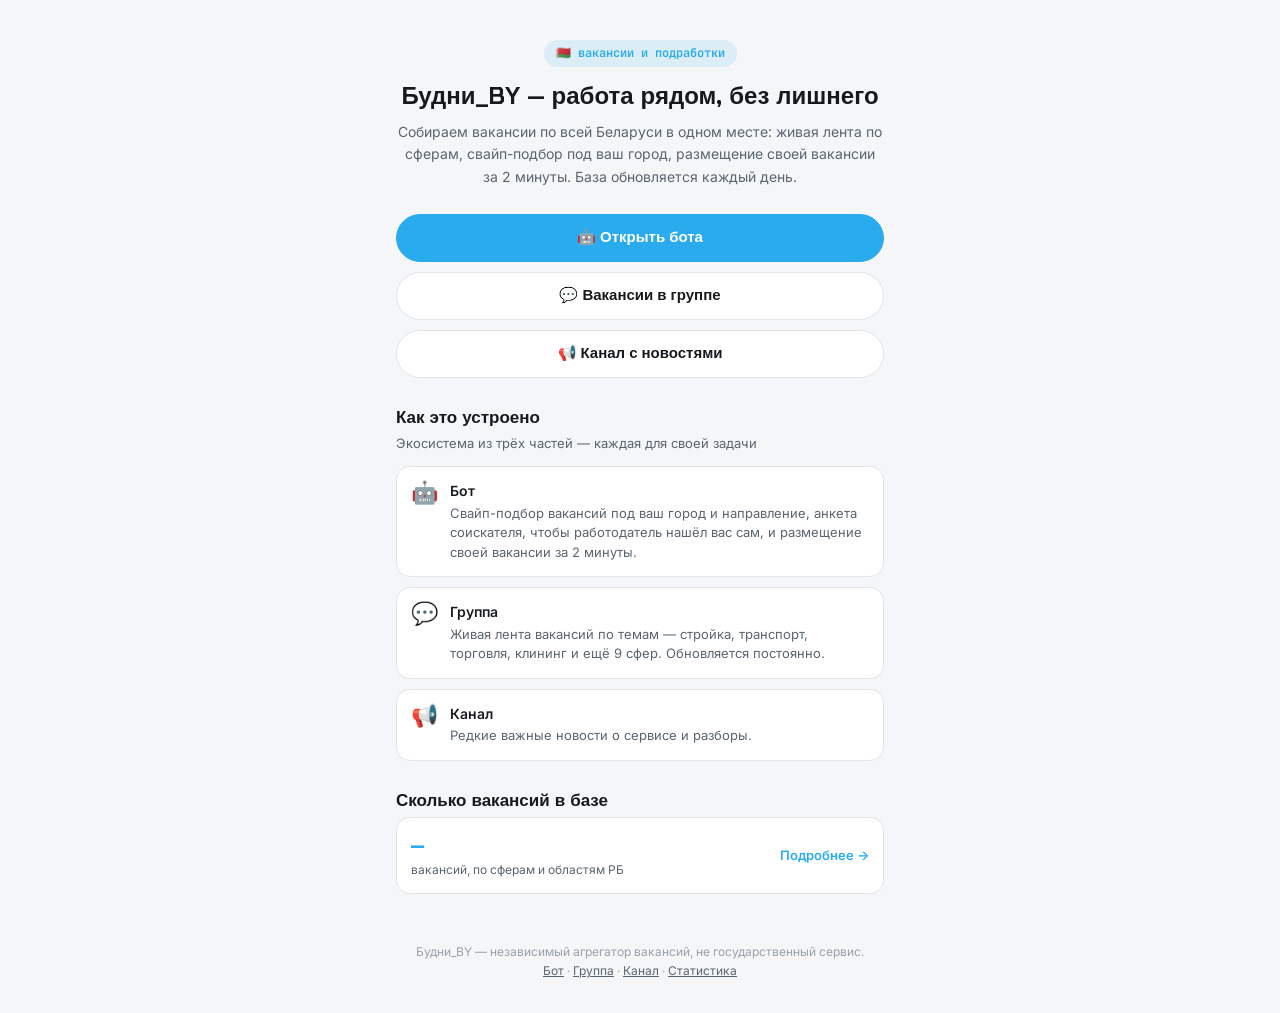
<file: index.html>
<!DOCTYPE html>
<!-- изменено 2026-09-20 14:50 -->
<html lang="ru">
<head>
<meta charset="UTF-8">
<meta name="viewport" content="width=device-width, initial-scale=1, viewport-fit=cover">
<title>Будни_BY — вакансии и подработки в Беларуси</title>
<meta name="description" content="Будни_BY — агрегатор вакансий и подработок в Беларуси. Живая лента по 13 сферам в Telegram-группе, свайп-подбор под ваш город в боте, канал с новостями. База обновляется каждый день.">
<meta name="robots" content="index, follow">
<link rel="canonical" href="https://app.budni.tg-studio.xyz/">

<meta property="og:type" content="website">
<meta property="og:site_name" content="Будни_BY">
<meta property="og:title" content="Будни_BY — вакансии и подработки в Беларуси">
<meta property="og:description" content="Живая лента вакансий по всей Беларуси: канал, Telegram-группа по сферам и бот со свайп-подбором. Обновляется каждый день.">
<meta property="og:url" content="https://app.budni.tg-studio.xyz/">
<meta name="twitter:card" content="summary">

<link rel="icon" href="data:image/svg+xml,%3Csvg xmlns='http://www.w3.org/2000/svg' viewBox='0 0 100 100'%3E%3Crect width='100' height='100' rx='22' fill='%232AABEE'/%3E%3Ctext x='50' y='68' font-size='58' text-anchor='middle' fill='white' font-family='sans-serif'%3E%D0%91%3C/text%3E%3C/svg%3E">

<script type="application/ld+json">
{
  "@context": "https://schema.org",
  "@type": "Organization",
  "name": "Будни_BY",
  "url": "https://app.budni.tg-studio.xyz/",
  "description": "Агрегатор вакансий и подработок в Беларуси: Telegram-канал, чат-группа с лентой по сферам и мини-приложение со свайп-подбором вакансий.",
  "sameAs": [
    "https://t.me/Budni_BY",
    "https://t.me/Budni_BY_Group",
    "https://t.me/Budni_BY_Bot"
  ]
}
</script>
<script type="application/ld+json">
{
  "@context": "https://schema.org",
  "@type": "WebSite",
  "name": "Будни_BY",
  "url": "https://app.budni.tg-studio.xyz/"
}
</script>

<script>
(function(){
  var scheme = (matchMedia('(prefers-color-scheme: light)').matches) ? 'light' : 'dark';
  document.documentElement.setAttribute('data-theme', scheme);
})();
</script>
<link rel="preconnect" href="https://fonts.googleapis.com">
<link href="https://fonts.googleapis.com/css2?family=Chakra+Petch:wght@500;600;700&family=Inter:wght@400;500;600;700&family=JetBrains+Mono:wght@500;600;700&display=swap" rel="stylesheet">
<link rel="stylesheet" href="theme.css?v=20260920a">
<style>
  .wrap{ max-width:520px; margin:0 auto; }

  .hero{ text-align:center; padding:28px 0 6px; }
  .hero .badge{
    display:inline-flex; align-items:center; gap:6px; padding:5px 12px; border-radius:999px;
    background:var(--accent-soft); color:var(--accent); font-size:12px; font-weight:600;
    font-family:'JetBrains Mono',monospace; margin-bottom:14px;
  }
  .hero h1{ font-size:24px; font-weight:700; line-height:1.25; margin:0 0 10px; }
  .hero p{ color:var(--ink-soft); font-size:14px; line-height:1.6; margin:0 0 20px; }

  .cta{ display:flex; flex-direction:column; gap:10px; margin-bottom:8px; }
  .cta a{
    min-height:48px; display:flex; align-items:center; justify-content:center; gap:8px;
    border-radius:999px; text-decoration:none; font-family:'Chakra Petch',sans-serif; font-weight:600;
    font-size:15px; border:1px solid var(--line);
  }
  .cta a.primary{ background:var(--accent); color:#fff; border-color:var(--accent); }
  .cta a.ghost{ background:var(--surface); color:var(--ink); }

  .section{ margin:28px 0; }
  .section h2{ font-size:17px; font-weight:700; margin:0 0 4px; font-family:'Chakra Petch',sans-serif; }
  .section .lead{ color:var(--ink-soft); font-size:13px; margin:0 0 14px; }

  .parts{ display:flex; flex-direction:column; gap:10px; }
  .part{
    display:flex; gap:12px; align-items:flex-start; background:var(--surface);
    border:1px solid var(--line); border-radius:var(--radius); padding:14px;
  }
  .part .ic{ font-size:22px; line-height:1; flex:none; }
  .part h3{ font-size:14px; font-weight:600; margin:0 0 3px; font-family:'Inter',sans-serif; }
  .part p{ font-size:13px; color:var(--ink-soft); margin:0; line-height:1.5; }

  .stat-strip{
    display:flex; gap:10px; background:var(--surface); border:1px solid var(--line);
    border-radius:var(--radius); padding:14px; align-items:center; justify-content:space-between;
  }
  .stat-strip .num{ font-family:'JetBrains Mono',monospace; font-size:22px; font-weight:700; color:var(--accent); }
  .stat-strip .lbl{ font-size:12px; color:var(--ink-soft); }
  .stat-strip a{ font-size:13px; color:var(--accent); text-decoration:none; font-weight:600; white-space:nowrap; }

  footer{ text-align:center; color:var(--ink-faint); font-size:12px; padding:20px 0 8px; line-height:1.6; }
  footer a{ color:var(--ink-soft); }
</style>
</head>
<body>
<div class="content wrap">

  <div class="hero">
    <span class="badge">🇧🇾 вакансии и подработки</span>
    <h1>Будни_BY — работа рядом, без лишнего</h1>
    <p>Собираем вакансии по всей Беларуси в одном месте: живая лента по сферам,
      свайп-подбор под ваш город, размещение своей вакансии за 2 минуты.
      База обновляется каждый день.</p>
  </div>

  <div class="cta">
    <a class="primary" href="https://t.me/Budni_BY_Bot" target="_blank" rel="noopener">🤖 Открыть бота</a>
    <a class="ghost" href="https://t.me/Budni_BY_Group" target="_blank" rel="noopener">💬 Вакансии в группе</a>
    <a class="ghost" href="https://t.me/Budni_BY" target="_blank" rel="noopener">📢 Канал с новостями</a>
  </div>

  <div class="section">
    <h2>Как это устроено</h2>
    <p class="lead">Экосистема из трёх частей — каждая для своей задачи</p>
    <div class="parts">
      <div class="part">
        <div class="ic">🤖</div>
        <div><h3>Бот</h3><p>Свайп-подбор вакансий под ваш город и направление,
          анкета соискателя, чтобы работодатель нашёл вас сам, и размещение
          своей вакансии за 2 минуты.</p></div>
      </div>
      <div class="part">
        <div class="ic">💬</div>
        <div><h3>Группа</h3><p>Живая лента вакансий по темам — стройка, транспорт,
          торговля, клининг и ещё 9 сфер. Обновляется постоянно.</p></div>
      </div>
      <div class="part">
        <div class="ic">📢</div>
        <div><h3>Канал</h3><p>Редкие важные новости о сервисе и разборы.</p></div>
      </div>
    </div>
  </div>

  <div class="section">
    <h2>Сколько вакансий в базе</h2>
    <div class="stat-strip">
      <div><div class="num" id="statTotal">—</div><div class="lbl">вакансий, по сферам и областям РБ</div></div>
      <a href="stats.html">Подробнее →</a>
    </div>
  </div>

  <footer>
    Будни_BY — независимый агрегатор вакансий, не государственный сервис.<br>
    <a href="https://t.me/Budni_BY_Bot" target="_blank" rel="noopener">Бот</a> ·
    <a href="https://t.me/Budni_BY_Group" target="_blank" rel="noopener">Группа</a> ·
    <a href="https://t.me/Budni_BY" target="_blank" rel="noopener">Канал</a> ·
    <a href="stats.html">Статистика</a>
  </footer>

</div>

<script src="app.js?v=20260920a"></script>
<script>
(async function () {
  try {
    var res = await apiCall({ action: 'public_stats' });
    if (res && res.ok) document.getElementById('statTotal').textContent = res.total;
  } catch (e) {}
})();
</script>
</body>
</html>
</file>
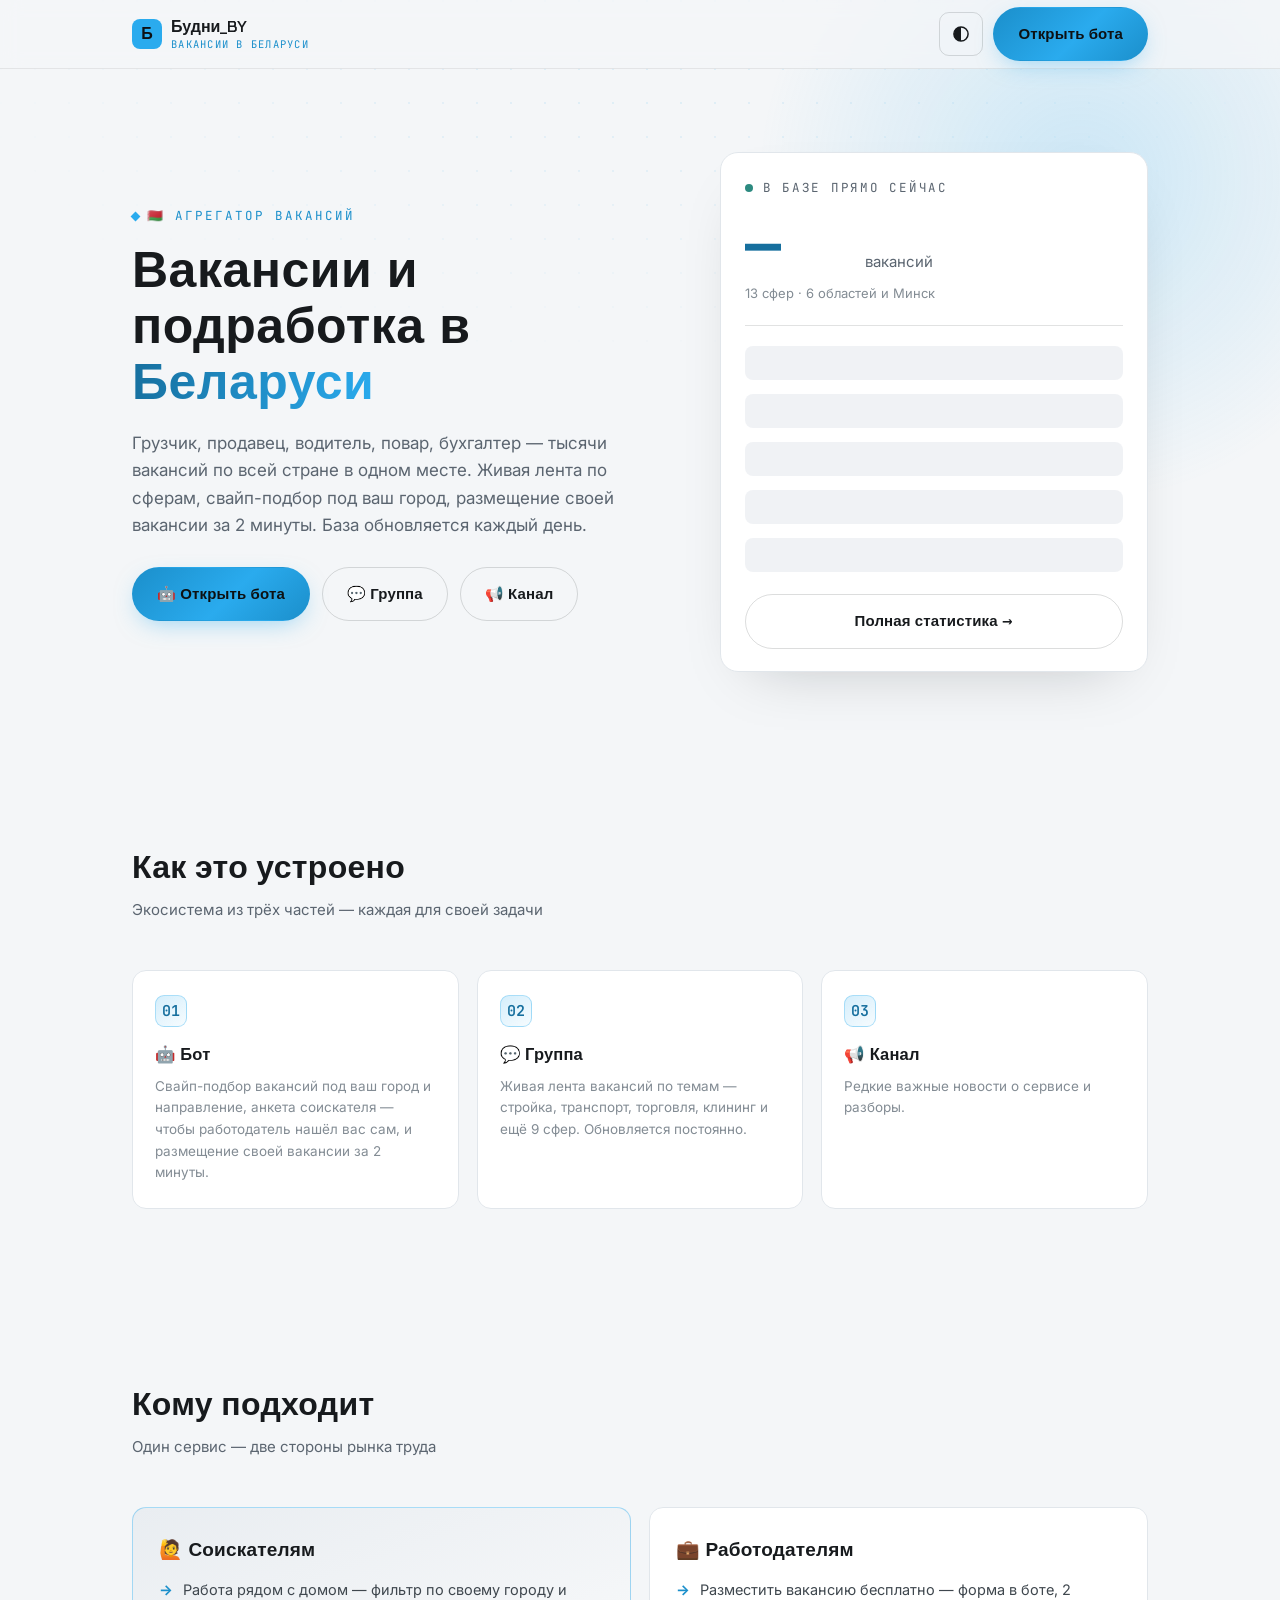
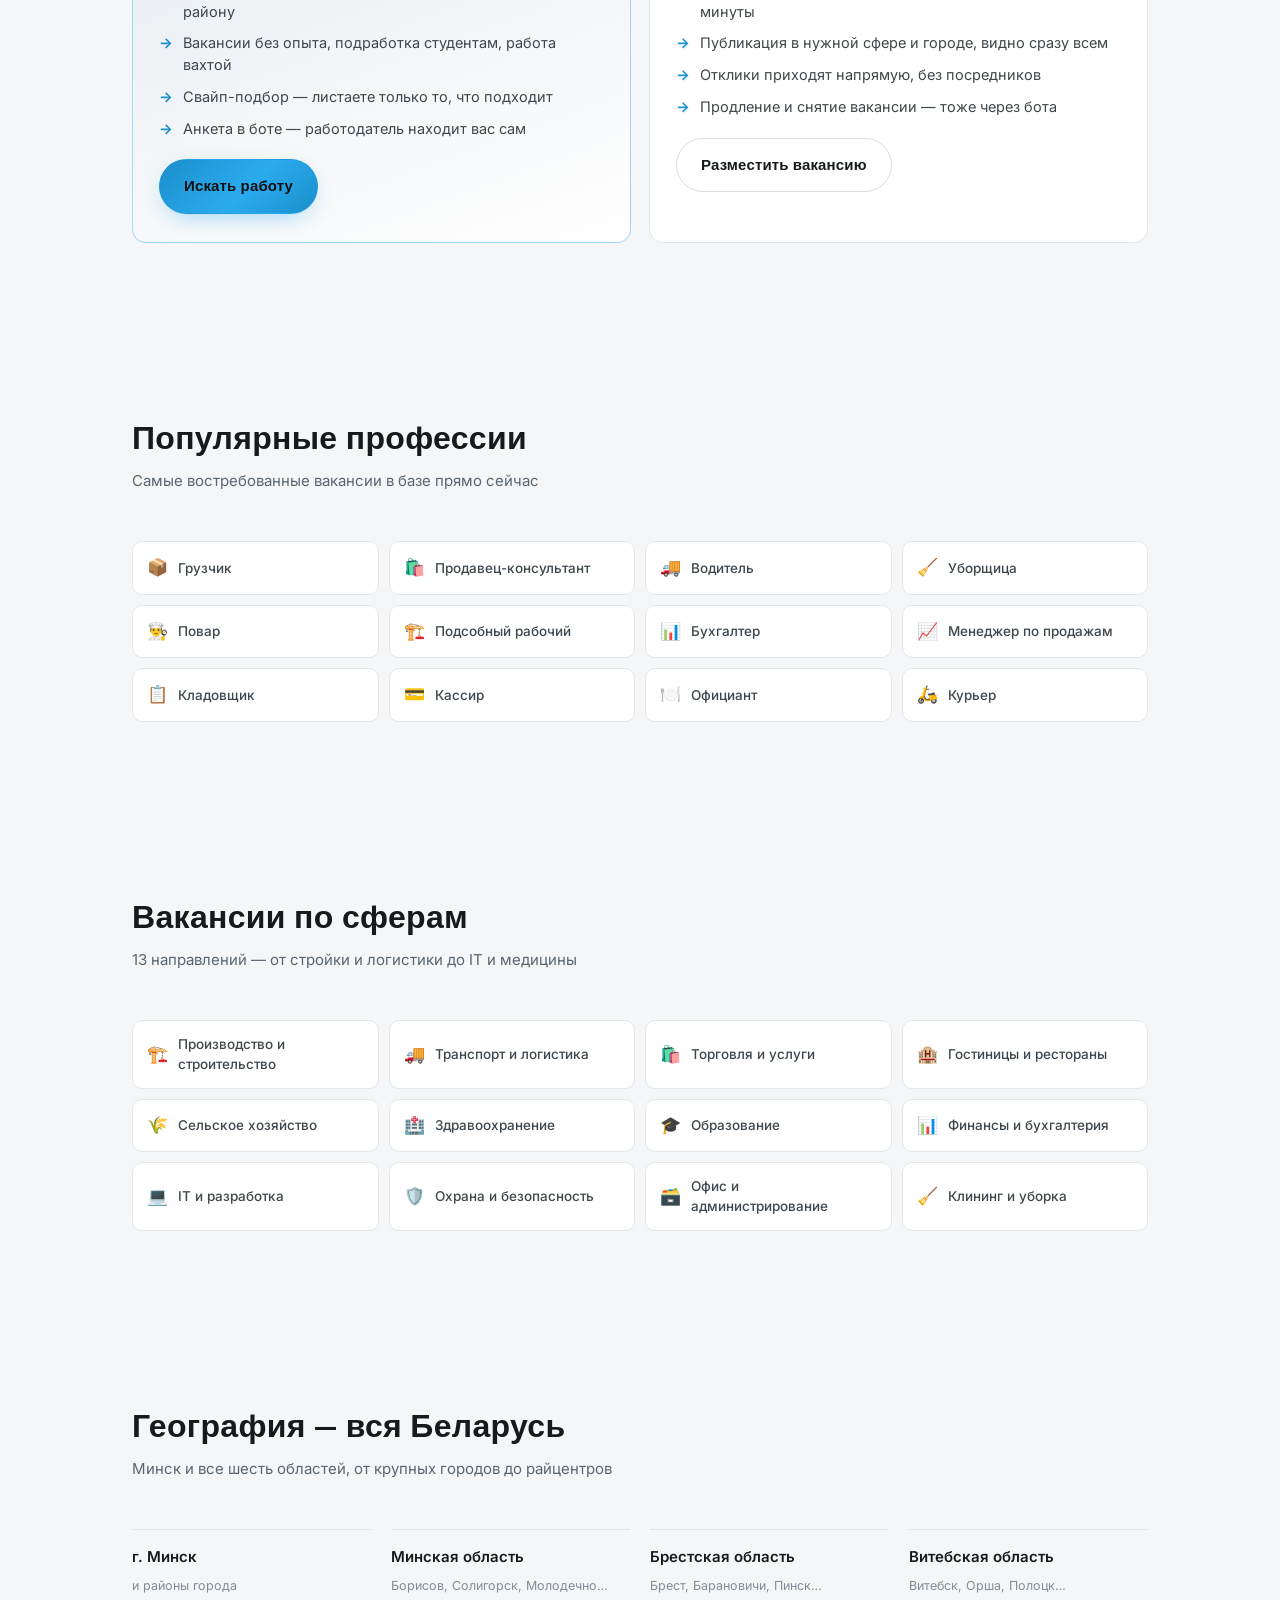
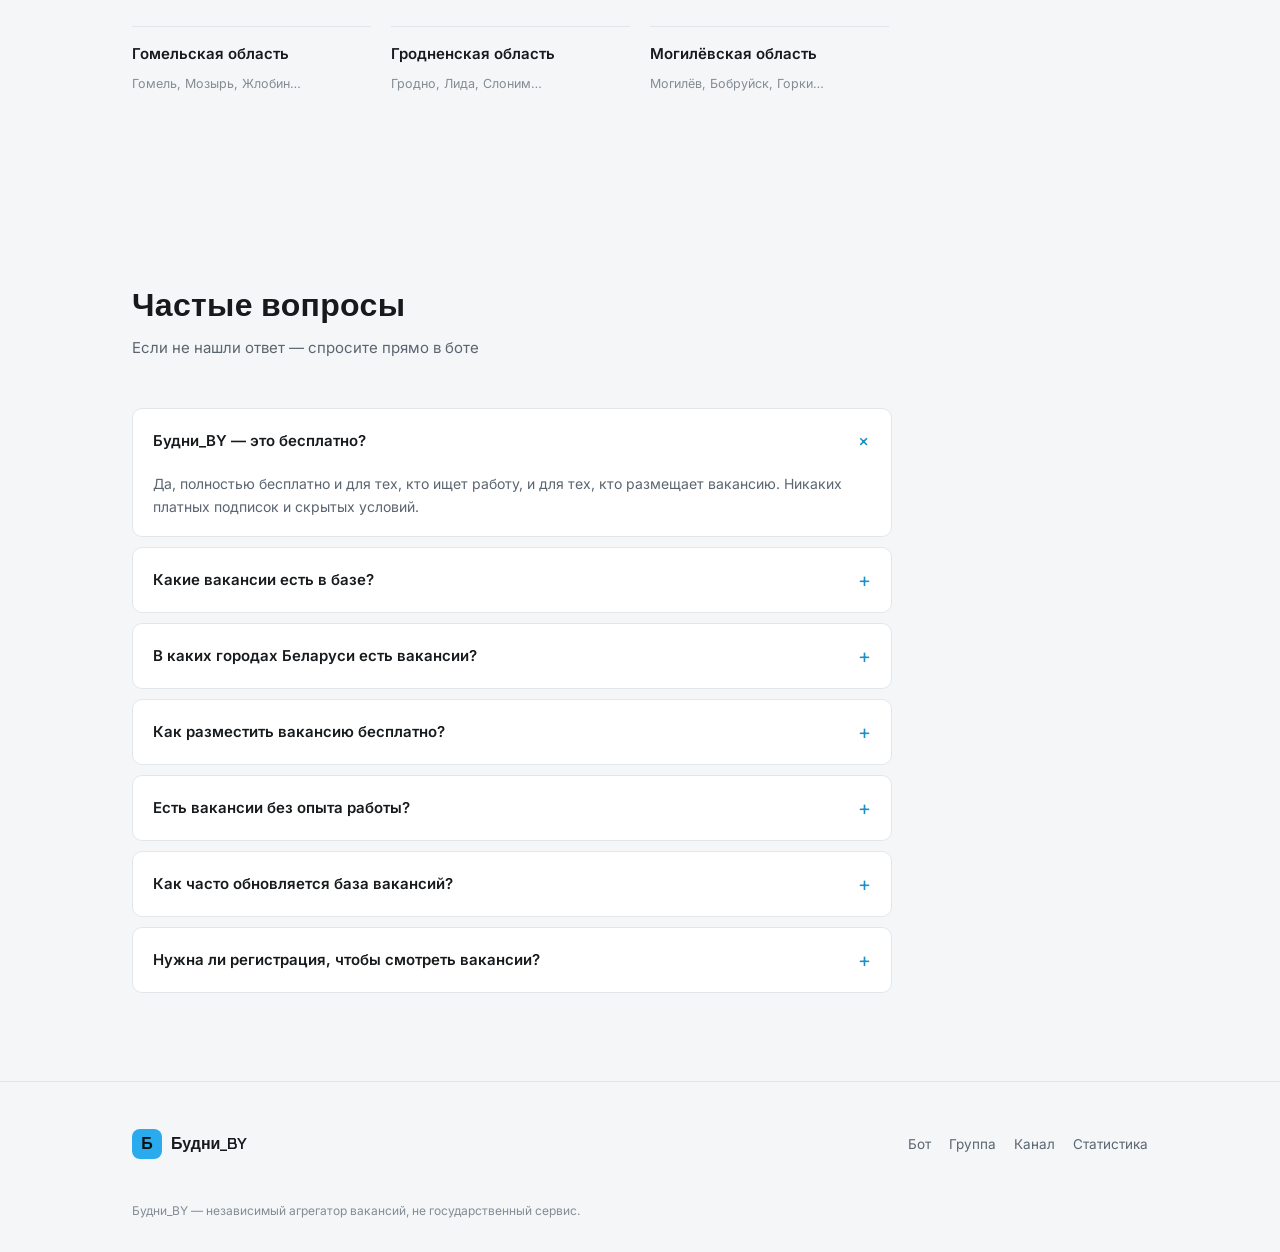
<file: site-draft/index.html>
<!DOCTYPE html>
<!-- изменено 2026-09-21 17:40 -->
<html lang="ru">
<head>
<meta charset="UTF-8">
<meta name="viewport" content="width=device-width, initial-scale=1, viewport-fit=cover">
<title>Будни_BY — вакансии и подработка в Беларуси | работа в Минске и регионах</title>
<meta name="description" content="Будни_BY — вакансии и подработка в Беларуси: Минск, Брест, Витебск, Гомель, Гродно, Могилёв и другие города. Работа без опыта, вахтой, подработка студентам. Живая лента вакансий в Telegram, свайп-подбор под ваш город и сферу. База обновляется каждый день, бесплатно для соискателей и работодателей.">
<meta name="keywords" content="вакансии Беларусь, работа Минск, подработка Минск, вакансии без опыта, работа вахтой, подработка студентам, вакансии Брест, вакансии Витебск, вакансии Гомель, вакансии Гродно, вакансии Могилёв, разместить вакансию бесплатно, вакансия грузчик, вакансия продавец, вакансия водитель, работа поваром, вакансия бухгалтер">
<meta name="robots" content="index, follow">
<link rel="canonical" href="https://budni-by.site/">

<meta property="og:type" content="website">
<meta property="og:site_name" content="Будни_BY">
<meta property="og:title" content="Будни_BY — вакансии и подработка в Беларуси">
<meta property="og:description" content="Живая лента вакансий по всей Беларуси: Минск, Брест, Витебск, Гомель, Гродно, Могилёв. Канал, Telegram-группа по сферам и бот со свайп-подбором. Обновляется каждый день.">
<meta property="og:url" content="https://budni-by.site/">
<meta property="og:locale" content="ru_RU">
<meta name="twitter:card" content="summary_large_image">
<meta property="og:image" content="https://budni-by.site/og-image.png">
<meta property="og:image:type" content="image/png">
<meta property="og:image:width" content="1200">
<meta property="og:image:height" content="630">
<meta property="og:image:alt" content="Будни_BY — вакансии и подработка в Беларуси: Минск, Брест, Витебск, Гомель, Гродно, Могилёв">
<meta name="twitter:image" content="https://budni-by.site/og-image.png">

<link rel="icon" href="data:image/svg+xml,%3Csvg xmlns='http://www.w3.org/2000/svg' viewBox='0 0 100 100'%3E%3Crect width='100' height='100' rx='22' fill='%232AABEE'/%3E%3Ctext x='50' y='68' font-size='58' text-anchor='middle' fill='white' font-family='sans-serif'%3E%D0%91%3C/text%3E%3C/svg%3E">

<script type="application/ld+json">
{
  "@context": "https://schema.org",
  "@type": "Organization",
  "name": "Будни_BY",
  "url": "https://budni-by.site/",
  "description": "Агрегатор вакансий и подработок в Беларуси: Telegram-канал, чат-группа с лентой по сферам и мини-приложение со свайп-подбором вакансий.",
  "areaServed": {"@type": "Country", "name": "Беларусь"},
  "sameAs": [
    "https://t.me/Budni_BY",
    "https://t.me/Budni_BY_Group",
    "https://t.me/Budni_BY_Bot"
  ]
}
</script>
<script type="application/ld+json">
{
  "@context": "https://schema.org",
  "@type": "WebSite",
  "name": "Будни_BY",
  "url": "https://budni-by.site/",
  "inLanguage": "ru"
}
</script>
<script type="application/ld+json">
{
  "@context": "https://schema.org",
  "@type": "FAQPage",
  "mainEntity": [
    {"@type": "Question", "name": "Будни_BY — это бесплатно?",
     "acceptedAnswer": {"@type": "Answer", "text": "Да, полностью бесплатно и для тех, кто ищет работу, и для тех, кто размещает вакансию. Никаких платных подписок и скрытых условий."}},
    {"@type": "Question", "name": "Какие вакансии есть в базе?",
     "acceptedAnswer": {"@type": "Answer", "text": "Больше всего вакансий грузчика, продавца-консультанта, водителя, уборщицы, повара и подсобного рабочего — но есть и бухгалтеры, менеджеры по продажам, кладовщики, кассиры, официанты, курьеры и десятки других профессий."}},
    {"@type": "Question", "name": "В каких городах Беларуси есть вакансии?",
     "acceptedAnswer": {"@type": "Answer", "text": "По всей Беларуси — Минск и Минская область, Брест, Витебск, Гомель, Гродно, Могилёв, райцентры и небольшие города всех шести областей."}},
    {"@type": "Question", "name": "Как разместить вакансию бесплатно?",
     "acceptedAnswer": {"@type": "Answer", "text": "Через бота @Budni_BY_Bot — заполните короткую форму, вакансия публикуется в течение нескольких минут, отклики приходят напрямую вам."}},
    {"@type": "Question", "name": "Есть вакансии без опыта работы?",
     "acceptedAnswer": {"@type": "Answer", "text": "Да, много вакансий без опыта и подработок для студентов — в свайп-ленте бота можно сразу отфильтровать такие предложения."}},
    {"@type": "Question", "name": "Как часто обновляется база вакансий?",
     "acceptedAnswer": {"@type": "Answer", "text": "Каждый день, автоматически — парсер собирает новые объявления из открытых источников, и работодатели размещают вакансии напрямую через бота."}},
    {"@type": "Question", "name": "Нужна ли регистрация, чтобы смотреть вакансии?",
     "acceptedAnswer": {"@type": "Answer", "text": "Нет, достаточно открыть бота или группу в Telegram — никаких анкет и подтверждений почты."}}
  ]
}
</script>

<link rel="preconnect" href="https://fonts.googleapis.com">
<link rel="preconnect" href="https://fonts.gstatic.com" crossorigin>
<link href="https://fonts.googleapis.com/css2?family=Chakra+Petch:wght@500;600;700&family=Inter:wght@400;500;600;700;800&family=JetBrains+Mono:wght@400;500;600;700&display=swap" rel="stylesheet">

<style>
  /* ---------- токены: та же графитовая палитра и акцент 2AABEE, что и во всех
     мини-аппах студии (см. api.tg-studio miniapp-style) — не переизобретаем ---------- */
  :root{
    --navy-950:#0d1012; --navy-900:#15191c; --navy-850:#1c2124; --navy-800:#1a1e22;
    --navy-700:#2a2f35; --navy-600:#3a414a;
    --blue-300:#8ad4f7; --blue-400:#5cc1f2; --blue-500:#2aabee; --blue-600:#1b8fcb; --blue-700:#166f9e;
    --teal-300:#7fe0d1; --teal-400:#4fc9b8; --teal-500:#38a89d; --teal-600:#2c8a80;
    --ink-50:#eef1f2; --ink-200:#c9cfd3; --ink-300:#a7afb5; --ink-500:#7b838a;
    --on-accent:#0d1012;
    --header-bg:rgba(13,16,18,.7); --header-bg-scrolled:rgba(13,16,18,.92);
    --border-soft:rgba(255,255,255,.16); --border-hair:rgba(255,255,255,.06); --border-hair-strong:rgba(255,255,255,.1);
    --radius:14px; --radius-sm:10px; --maxw:1080px;
    --ease:cubic-bezier(.16,.8,.28,1); --gutter:20px;
  }
  @media(min-width:640px){ :root{ --gutter:32px; } }

  /* ---------- светлая тема (переключается кнопкой в хедере) ---------- */
  :root[data-theme="light"]{
    --navy-950:#f4f6f8; --navy-900:#eef1f4; --navy-850:#e9edf1; --navy-800:#ffffff;
    --navy-700:#e1e6eb; --navy-600:#c9d0d7;
    --blue-300:#166f9e; --blue-400:#1b8fcb; --blue-500:#2aabee; --blue-600:#1b8fcb; --blue-700:#125a80;
    --teal-300:#2c8a80; --teal-400:#2c8a80; --teal-500:#38a89d; --teal-600:#2c8a80;
    --ink-50:#171a1d; --ink-200:#3f474e; --ink-300:#5b6570; --ink-500:#838c94;
    --header-bg:rgba(244,246,248,.75); --header-bg-scrolled:rgba(244,246,248,.94);
    --border-soft:rgba(13,16,18,.14); --border-hair:rgba(13,16,18,.08); --border-hair-strong:rgba(13,16,18,.12);
  }

  *{ box-sizing:border-box; margin:0; padding:0; }
  html{ scroll-behavior:smooth; }
  body{
    background:var(--navy-950); color:var(--ink-50);
    font-family:'Inter',sans-serif; font-size:16px; line-height:1.5;
    -webkit-font-smoothing:antialiased; overflow-x:hidden;
    transition:background .3s var(--ease), color .3s var(--ease);
  }
  img,svg{ display:block; max-width:100%; }
  a{ color:inherit; text-decoration:none; }
  ul{ list-style:none; }
  :focus-visible{ outline:2px solid var(--blue-300); outline-offset:3px; }
  .wrap{ max-width:var(--maxw); margin:0 auto; padding:0 var(--gutter); }

  h1,h2,h3,.font-display{ font-family:'Chakra Petch',sans-serif; letter-spacing:.01em; }
  .mono{ font-family:'JetBrains Mono',monospace; letter-spacing:.06em; }
  p{ color:var(--ink-300); }

  .eyebrow{
    display:inline-flex; align-items:center; gap:8px;
    font-family:'JetBrains Mono',monospace; font-size:12.5px; letter-spacing:.16em;
    text-transform:uppercase; color:var(--blue-400); margin-bottom:16px;
  }
  .eyebrow::before{ content:""; width:7px; height:7px; background:var(--blue-500); transform:rotate(45deg); flex:none; }

  .grain{
    position:fixed; inset:0; z-index:0; pointer-events:none;
    background-image:radial-gradient(circle at 1px 1px, rgba(42,171,238,.12) 1px, transparent 1px);
    background-size:34px 34px;
    mask-image:radial-gradient(ellipse 80% 60% at 50% 0%, black 10%, transparent 70%);
  }

  section{ position:relative; z-index:1; padding:56px 0; }
  @media(min-width:720px){ section{ padding:88px 0; } }

  .reveal{ opacity:0; transform:translateY(20px); transition:opacity .7s var(--ease), transform .7s var(--ease); }
  .reveal.in{ opacity:1; transform:translateY(0); }
  .reveal-stagger.in > *{ opacity:1; transform:none; }
  .reveal-stagger > *{ opacity:0; transform:translateY(16px); transition:opacity .6s var(--ease), transform .6s var(--ease); }
  .reveal-stagger.in > *:nth-child(1){ transition-delay:0ms; }
  .reveal-stagger.in > *:nth-child(2){ transition-delay:70ms; }
  .reveal-stagger.in > *:nth-child(3){ transition-delay:140ms; }
  @media (prefers-reduced-motion: reduce){
    *{ animation-duration:.001ms !important; transition-duration:.001ms !important; scroll-behavior:auto !important; }
  }

  .btn{
    display:inline-flex; align-items:center; justify-content:center; gap:8px;
    padding:15px 24px; min-height:48px; border-radius:999px;
    font-family:'Chakra Petch',sans-serif; font-weight:600; font-size:15px; letter-spacing:.01em;
    border:1px solid transparent; white-space:nowrap;
    transition:transform .35s var(--ease), box-shadow .35s var(--ease), border-color .35s var(--ease), color .35s var(--ease);
  }
  .btn-primary{
    background:linear-gradient(135deg, var(--blue-400), var(--blue-500) 55%, var(--blue-600));
    color:var(--on-accent); box-shadow:0 8px 24px -8px rgba(42,171,238,.5);
  }
  .btn-primary:hover{ transform:translateY(-2px); box-shadow:0 14px 30px -8px rgba(42,171,238,.6); }
  .btn-ghost{ background:transparent; border-color:var(--border-soft); color:var(--ink-50); }
  .btn-ghost:hover{ border-color:var(--blue-500); color:var(--blue-300); }

  /* ---------- header ---------- */
  header{
    position:fixed; top:0; left:0; right:0; z-index:100;
    background:var(--header-bg); backdrop-filter:blur(10px);
    border-bottom:1px solid var(--border-hair);
    transition:background .3s var(--ease), border-color .3s var(--ease);
  }
  header.is-scrolled{ background:var(--header-bg-scrolled); border-color:var(--border-hair-strong); }
  .nav{ display:flex; align-items:center; justify-content:space-between; height:68px; gap:16px; }
  .brand{ display:flex; align-items:center; gap:9px; min-height:44px; }
  .brand-mark{ width:30px; height:30px; flex:none; border-radius:8px; background:var(--blue-500); display:flex; align-items:center; justify-content:center; font-family:'Chakra Petch',sans-serif; font-weight:700; color:var(--on-accent); }
  .brand-name{ font-family:'Chakra Petch',sans-serif; font-weight:600; font-size:16px; line-height:1.1; }
  .brand-name span{ display:block; color:var(--blue-400); font-size:10.5px; font-family:'JetBrains Mono',monospace; letter-spacing:.12em; font-weight:400; margin-top:3px; }
  .nav-right{ display:flex; align-items:center; gap:10px; }

  /* ---------- hero ---------- */
  .hero{ position:relative; padding:128px 0 64px; overflow:hidden; }
  @media(min-width:720px){ .hero{ padding:152px 0 88px; } }
  .hero::before{
    content:""; position:absolute; top:-200px; right:-180px;
    width:760px; height:760px; background:radial-gradient(circle, rgba(42,171,238,.2), rgba(42,171,238,0) 60%);
    z-index:0; pointer-events:none;
  }
  .hero-grid{ position:relative; z-index:1; display:grid; grid-template-columns:minmax(0,1fr); gap:36px; align-items:center; }
  @media(min-width:960px){ .hero-grid{ grid-template-columns:minmax(0,1.1fr) minmax(0,.9fr); gap:64px; } }
  .hero-inner{ max-width:640px; }
  @keyframes heroReveal{ from{ opacity:0; transform:translateY(16px); } to{ opacity:1; transform:translateY(0); } }
  .hero-inner > *{ animation:heroReveal .8s var(--ease) both; }
  .hero-inner > *:nth-child(1){ animation-delay:.03s; }
  .hero-inner > *:nth-child(2){ animation-delay:.12s; }
  .hero-inner > *:nth-child(3){ animation-delay:.22s; }
  .hero-inner > *:nth-child(4){ animation-delay:.32s; }
  .hero-inner > *:nth-child(5){ animation-delay:.42s; }
  .hero h1{ font-size:clamp(30px,5.6vw,50px); line-height:1.12; font-weight:700; }
  .hero h1 em{
    font-style:normal; background:linear-gradient(100deg, var(--blue-300), var(--blue-500));
    -webkit-background-clip:text; background-clip:text; color:transparent;
  }
  .hero p.lead{ margin-top:20px; font-size:17px; line-height:1.6; color:var(--ink-300); max-width:520px; }
  .hero-cta{ display:flex; flex-wrap:wrap; gap:12px; margin-top:28px; }

  /* ---------- hero: живая карточка статистики ---------- */
  .live-card{
    background:var(--navy-800); border:1px solid var(--navy-700); border-radius:18px;
    padding:26px 24px 22px; animation:heroReveal .8s var(--ease) .3s both;
    box-shadow:0 24px 60px -30px rgba(0,0,0,.55);
  }
  :root[data-theme="light"] .live-card{ box-shadow:0 24px 60px -34px rgba(13,16,18,.25); }
  .live-eyebrow{
    display:flex; align-items:center; gap:10px; font-family:'JetBrains Mono',monospace;
    font-size:12.5px; letter-spacing:.14em; text-transform:uppercase; color:var(--ink-300);
  }
  .live-dot{ width:8px; height:8px; border-radius:50%; background:var(--teal-400); flex:none; animation:livePulse 2s ease-in-out infinite; }
  @keyframes livePulse{ 0%,100%{ box-shadow:0 0 0 0 rgba(79,201,184,.5); } 50%{ box-shadow:0 0 0 6px rgba(79,201,184,0); } }
  .live-total{ margin-top:18px; display:flex; align-items:baseline; gap:12px; flex-wrap:wrap; }
  .live-total .num{
    font-family:'JetBrains Mono',monospace; font-weight:700; color:var(--blue-300);
    font-size:clamp(44px,7vw,60px); line-height:1; min-width:3ch; font-variant-numeric:tabular-nums;
  }
  .live-total .lbl{ font-size:15px; color:var(--ink-300); }
  .live-sub{ margin-top:8px; font-size:13px; color:var(--ink-500); }
  .live-list{ margin-top:22px; padding-top:20px; border-top:1px solid var(--border-hair-strong); display:flex; flex-direction:column; gap:14px; min-height:230px; }
  .live-row-top{ display:flex; justify-content:space-between; gap:12px; font-size:14px; color:var(--ink-200); line-height:1.35; }
  .live-row-top b{ font-family:'JetBrains Mono',monospace; font-weight:600; color:var(--ink-50); font-variant-numeric:tabular-nums; }
  .live-bar{ margin-top:7px; height:5px; border-radius:99px; background:var(--navy-700); overflow:hidden; }
  .live-bar i{
    display:block; height:100%; width:100%; border-radius:99px; transform-origin:left center; transform:scaleX(0);
    background:linear-gradient(90deg, var(--blue-600), var(--blue-400)); transition:transform .9s var(--ease);
  }
  .live-list.is-ready .live-bar i{ transform:scaleX(var(--w,0)); }
  .live-skel{ height:34px; border-radius:8px; background:var(--navy-700); opacity:.5; }
  .live-more{ margin-top:22px; width:100%; min-height:48px; justify-content:center; }
  @media (prefers-reduced-motion: reduce){
    .live-dot{ animation:none; } .live-bar i{ transition:none; } .live-card{ animation:none; }
  }

  /* ---------- секции ---------- */
  .section-head{ max-width:560px; margin-bottom:36px; }
  @media(min-width:720px){ .section-head{ margin-bottom:48px; } }
  .section-head h2{ font-size:clamp(24px,3.2vw,32px); font-weight:600; line-height:1.2; }
  .section-head p{ margin-top:12px; color:var(--ink-300); font-size:15px; line-height:1.6; }

  .why-grid{ display:grid; grid-template-columns:1fr; gap:16px; }
  @media(min-width:640px){ .why-grid{ grid-template-columns:repeat(3,1fr); gap:18px; } }
  .why-item{
    background:var(--navy-800); border:1px solid var(--navy-700); border-radius:var(--radius);
    padding:24px 22px; transition:transform .4s var(--ease), border-color .4s var(--ease), background .4s var(--ease);
  }
  .why-item:hover{ transform:translateY(-5px); border-color:var(--blue-500); background:var(--navy-850); }
  .why-item .num{
    width:32px; height:32px; border-radius:9px; flex:none;
    background:linear-gradient(145deg, rgba(42,171,238,.2), rgba(42,171,238,.04));
    border:1px solid rgba(42,171,238,.35);
    display:flex; align-items:center; justify-content:center;
    font-family:'JetBrains Mono',monospace; font-size:15px; color:var(--blue-300); font-weight:600;
    margin-bottom:16px;
  }
  .why-item h3{ font-size:16.5px; font-weight:600; margin-bottom:8px; }
  .why-item p{ color:var(--ink-500); font-size:13.5px; line-height:1.6; }

  /* ---------- кому подходит ---------- */
  .audience-grid{ display:grid; grid-template-columns:1fr; gap:18px; }
  @media(min-width:760px){ .audience-grid{ grid-template-columns:1fr 1fr; } }
  .audience-card{
    background:var(--navy-800); border:1px solid var(--navy-700); border-radius:var(--radius);
    padding:28px 26px;
  }
  .audience-card.is-accent{ border-color:rgba(42,171,238,.4); background:linear-gradient(160deg, var(--navy-850), var(--navy-800)); }
  .audience-card h3{ font-size:19px; font-weight:600; margin-bottom:14px; display:flex; align-items:center; gap:10px; }
  .audience-card ul{ display:flex; flex-direction:column; gap:10px; margin-bottom:20px; }
  .audience-card li{ display:flex; gap:10px; font-size:14.5px; color:var(--ink-200); line-height:1.5; }
  .audience-card li::before{ content:"→"; color:var(--blue-400); flex:none; font-weight:700; }

  /* ---------- сферы ---------- */
  .sector-grid{ display:grid; grid-template-columns:repeat(2,1fr); gap:10px; }
  @media(min-width:640px){ .sector-grid{ grid-template-columns:repeat(3,1fr); } }
  @media(min-width:960px){ .sector-grid{ grid-template-columns:repeat(4,1fr); } }
  .sector-chip{
    display:flex; align-items:center; gap:10px; background:var(--navy-800);
    border:1px solid var(--navy-700); border-radius:var(--radius-sm); padding:13px 14px;
    font-size:13.5px; font-weight:500; color:var(--ink-200);
    transition:border-color .3s var(--ease), transform .3s var(--ease);
  }
  .sector-chip:hover{ border-color:var(--blue-500); transform:translateY(-2px); }
  .sector-chip .ic{ font-size:17px; flex:none; }

  /* ---------- география ---------- */
  .geo-grid{ display:grid; grid-template-columns:repeat(2,1fr); gap:14px 20px; }
  @media(min-width:640px){ .geo-grid{ grid-template-columns:repeat(4,1fr); } }
  .geo-item{ padding:16px 0; border-top:1px solid var(--navy-700); }
  .geo-item strong{ display:block; font-size:15px; font-weight:600; margin-bottom:4px; }
  .geo-item span{ font-size:12.5px; color:var(--ink-500); }

  /* ---------- FAQ ---------- */
  .faq-list{ display:flex; flex-direction:column; gap:10px; max-width:760px; }
  .faq-item{
    background:var(--navy-800); border:1px solid var(--navy-700); border-radius:var(--radius-sm);
    overflow:hidden;
  }
  .faq-item summary{
    padding:17px 20px; font-size:15px; font-weight:600; cursor:pointer; list-style:none;
    display:flex; align-items:center; justify-content:space-between; gap:12px; min-height:44px;
  }
  .faq-item summary::-webkit-details-marker{ display:none; }
  .faq-item summary::after{
    content:"+"; font-size:20px; color:var(--blue-400); flex:none; font-weight:400;
    transition:transform .3s var(--ease);
  }
  .faq-item[open] summary::after{ transform:rotate(45deg); }
  .faq-item p{ padding:0 20px 18px; font-size:14px; line-height:1.6; color:var(--ink-300); }

  footer{ padding:40px 0 32px; border-top:1px solid var(--navy-700); }
  .footer-inner{ display:flex; flex-wrap:wrap; align-items:center; justify-content:space-between; gap:16px; }
  .footer-links{ display:flex; flex-wrap:wrap; gap:18px; }
  .footer-links a{ font-size:13.5px; color:var(--ink-300); transition:color .25s var(--ease); }
  .footer-links a:hover{ color:var(--blue-300); }
  .footer-note{ font-size:12px; color:var(--ink-500); width:100%; margin-top:20px; }
</style>
<script>
(function () {
  var saved = null;
  try { saved = localStorage.getItem('budni_site_theme'); } catch (e) {}
  var theme = (saved === 'light' || saved === 'dark') ? saved
    : (matchMedia('(prefers-color-scheme: light)').matches ? 'light' : 'dark');
  document.documentElement.setAttribute('data-theme', theme);
})();
</script>
</head>
<body>

<div class="grain"></div>

<header id="siteHeader">
  <div class="wrap nav">
    <div class="brand">
      <span class="brand-mark">Б</span>
      <span class="brand-name">Будни_BY<span>ВАКАНСИИ В БЕЛАРУСИ</span></span>
    </div>
    <div class="nav-right">
      <div id="themeMenu" style="width:44px;height:44px"></div>
      <a class="btn btn-primary" href="https://t.me/Budni_BY_Bot" target="_blank" rel="noopener">Открыть бота</a>
    </div>
  </div>
</header>

<section class="hero">
  <div class="wrap hero-grid">
    <div class="hero-inner">
      <span class="eyebrow">🇧🇾 агрегатор вакансий</span>
      <h1>Вакансии и подработка в <em>Беларуси</em></h1>
      <p class="lead">Грузчик, продавец, водитель, повар, бухгалтер — тысячи
        вакансий по всей стране в одном месте. Живая лента по сферам, свайп-подбор
        под ваш город, размещение своей вакансии за 2 минуты. База обновляется
        каждый день.</p>
      <div class="hero-cta">
        <a class="btn btn-primary" href="https://t.me/Budni_BY_Bot" target="_blank" rel="noopener">🤖 Открыть бота</a>
        <a class="btn btn-ghost" href="https://t.me/Budni_BY_Group" target="_blank" rel="noopener">💬 Группа</a>
        <a class="btn btn-ghost" href="https://t.me/Budni_BY" target="_blank" rel="noopener">📢 Канал</a>
      </div>
    </div>

    <aside class="live-card" aria-label="Статистика базы вакансий">
      <div class="live-eyebrow"><span class="live-dot" aria-hidden="true"></span>в базе прямо сейчас</div>
      <div class="live-total">
        <span class="num" id="heroTotal">—</span>
        <span class="lbl">вакансий</span>
      </div>
      <p class="live-sub">13 сфер · 6 областей и Минск</p>
      <div class="live-list" id="liveSectors" aria-live="polite">
        <div class="live-skel"></div><div class="live-skel"></div><div class="live-skel"></div><div class="live-skel"></div><div class="live-skel"></div>
      </div>
      <a class="btn btn-ghost live-more" href="stats.html">Полная статистика →</a>
    </aside>
  </div>
</section>

<section id="how">
  <div class="wrap">
    <div class="section-head reveal">
      <h2>Как это устроено</h2>
      <p>Экосистема из трёх частей — каждая для своей задачи</p>
    </div>
    <div class="why-grid reveal-stagger">
      <div class="why-item">
        <div class="num">01</div>
        <h3>🤖 Бот</h3>
        <p>Свайп-подбор вакансий под ваш город и направление, анкета
          соискателя — чтобы работодатель нашёл вас сам, и размещение
          своей вакансии за 2 минуты.</p>
      </div>
      <div class="why-item">
        <div class="num">02</div>
        <h3>💬 Группа</h3>
        <p>Живая лента вакансий по темам — стройка, транспорт, торговля,
          клининг и ещё 9 сфер. Обновляется постоянно.</p>
      </div>
      <div class="why-item">
        <div class="num">03</div>
        <h3>📢 Канал</h3>
        <p>Редкие важные новости о сервисе и разборы.</p>
      </div>
    </div>
  </div>
</section>

<section id="who">
  <div class="wrap">
    <div class="section-head reveal">
      <h2>Кому подходит</h2>
      <p>Один сервис — две стороны рынка труда</p>
    </div>
    <div class="audience-grid">
      <div class="audience-card is-accent reveal">
        <h3>🙋 Соискателям</h3>
        <ul>
          <li>Работа рядом с домом — фильтр по своему городу и району</li>
          <li>Вакансии без опыта, подработка студентам, работа вахтой</li>
          <li>Свайп-подбор — листаете только то, что подходит</li>
          <li>Анкета в боте — работодатель находит вас сам</li>
        </ul>
        <a class="btn btn-primary" href="https://t.me/Budni_BY_Bot" target="_blank" rel="noopener">Искать работу</a>
      </div>
      <div class="audience-card reveal">
        <h3>💼 Работодателям</h3>
        <ul>
          <li>Разместить вакансию бесплатно — форма в боте, 2 минуты</li>
          <li>Публикация в нужной сфере и городе, видно сразу всем</li>
          <li>Отклики приходят напрямую, без посредников</li>
          <li>Продление и снятие вакансии — тоже через бота</li>
        </ul>
        <a class="btn btn-ghost" href="https://t.me/Budni_BY_Bot" target="_blank" rel="noopener">Разместить вакансию</a>
      </div>
    </div>
  </div>
</section>

<section id="professions">
  <div class="wrap">
    <div class="section-head reveal">
      <h2>Популярные профессии</h2>
      <p>Самые востребованные вакансии в базе прямо сейчас</p>
    </div>
    <div class="sector-grid reveal-stagger">
      <div class="sector-chip"><span class="ic">📦</span>Грузчик</div>
      <div class="sector-chip"><span class="ic">🛍️</span>Продавец-консультант</div>
      <div class="sector-chip"><span class="ic">🚚</span>Водитель</div>
      <div class="sector-chip"><span class="ic">🧹</span>Уборщица</div>
      <div class="sector-chip"><span class="ic">👨‍🍳</span>Повар</div>
      <div class="sector-chip"><span class="ic">🏗️</span>Подсобный рабочий</div>
      <div class="sector-chip"><span class="ic">📊</span>Бухгалтер</div>
      <div class="sector-chip"><span class="ic">📈</span>Менеджер по продажам</div>
      <div class="sector-chip"><span class="ic">📋</span>Кладовщик</div>
      <div class="sector-chip"><span class="ic">💳</span>Кассир</div>
      <div class="sector-chip"><span class="ic">🍽️</span>Официант</div>
      <div class="sector-chip"><span class="ic">🛵</span>Курьер</div>
    </div>
  </div>
</section>

<section id="sectors">
  <div class="wrap">
    <div class="section-head reveal">
      <h2>Вакансии по сферам</h2>
      <p>13 направлений — от стройки и логистики до IT и медицины</p>
    </div>
    <div class="sector-grid reveal-stagger">
      <div class="sector-chip"><span class="ic">🏗️</span>Производство и строительство</div>
      <div class="sector-chip"><span class="ic">🚚</span>Транспорт и логистика</div>
      <div class="sector-chip"><span class="ic">🛍️</span>Торговля и услуги</div>
      <div class="sector-chip"><span class="ic">🏨</span>Гостиницы и рестораны</div>
      <div class="sector-chip"><span class="ic">🌾</span>Сельское хозяйство</div>
      <div class="sector-chip"><span class="ic">🏥</span>Здравоохранение</div>
      <div class="sector-chip"><span class="ic">🎓</span>Образование</div>
      <div class="sector-chip"><span class="ic">📊</span>Финансы и бухгалтерия</div>
      <div class="sector-chip"><span class="ic">💻</span>IT и разработка</div>
      <div class="sector-chip"><span class="ic">🛡️</span>Охрана и безопасность</div>
      <div class="sector-chip"><span class="ic">🗃️</span>Офис и администрирование</div>
      <div class="sector-chip"><span class="ic">🧹</span>Клининг и уборка</div>
    </div>
  </div>
</section>

<section id="geo">
  <div class="wrap">
    <div class="section-head reveal">
      <h2>География — вся Беларусь</h2>
      <p>Минск и все шесть областей, от крупных городов до райцентров</p>
    </div>
    <div class="geo-grid reveal-stagger">
      <div class="geo-item"><strong>г. Минск</strong><span>и районы города</span></div>
      <div class="geo-item"><strong>Минская область</strong><span>Борисов, Солигорск, Молодечно…</span></div>
      <div class="geo-item"><strong>Брестская область</strong><span>Брест, Барановичи, Пинск…</span></div>
      <div class="geo-item"><strong>Витебская область</strong><span>Витебск, Орша, Полоцк…</span></div>
      <div class="geo-item"><strong>Гомельская область</strong><span>Гомель, Мозырь, Жлобин…</span></div>
      <div class="geo-item"><strong>Гродненская область</strong><span>Гродно, Лида, Слоним…</span></div>
      <div class="geo-item"><strong>Могилёвская область</strong><span>Могилёв, Бобруйск, Горки…</span></div>
    </div>
  </div>
</section>

<section id="faq">
  <div class="wrap">
    <div class="section-head reveal">
      <h2>Частые вопросы</h2>
      <p>Если не нашли ответ — спросите прямо в боте</p>
    </div>
    <div class="faq-list reveal">
      <details class="faq-item" open>
        <summary>Будни_BY — это бесплатно?</summary>
        <p>Да, полностью бесплатно и для тех, кто ищет работу, и для тех, кто размещает вакансию. Никаких платных подписок и скрытых условий.</p>
      </details>
      <details class="faq-item">
        <summary>Какие вакансии есть в базе?</summary>
        <p>Больше всего вакансий грузчика, продавца-консультанта, водителя, уборщицы, повара и подсобного рабочего — но есть и бухгалтеры, менеджеры по продажам, кладовщики, кассиры, официанты, курьеры и десятки других профессий.</p>
      </details>
      <details class="faq-item">
        <summary>В каких городах Беларуси есть вакансии?</summary>
        <p>По всей Беларуси — Минск и Минская область, Брест, Витебск, Гомель, Гродно, Могилёв, райцентры и небольшие города всех шести областей.</p>
      </details>
      <details class="faq-item">
        <summary>Как разместить вакансию бесплатно?</summary>
        <p>Через бота @Budni_BY_Bot — заполните короткую форму, вакансия публикуется в течение нескольких минут, отклики приходят напрямую вам.</p>
      </details>
      <details class="faq-item">
        <summary>Есть вакансии без опыта работы?</summary>
        <p>Да, много вакансий без опыта и подработок для студентов — в свайп-ленте бота можно сразу отфильтровать такие предложения.</p>
      </details>
      <details class="faq-item">
        <summary>Как часто обновляется база вакансий?</summary>
        <p>Каждый день, автоматически — парсер собирает новые объявления из открытых источников, и работодатели размещают вакансии напрямую через бота.</p>
      </details>
      <details class="faq-item">
        <summary>Нужна ли регистрация, чтобы смотреть вакансии?</summary>
        <p>Нет, достаточно открыть бота или группу в Telegram — никаких анкет и подтверждений почты.</p>
      </details>
    </div>
  </div>
</section>

<footer>
  <div class="wrap footer-inner">
    <div class="brand">
      <span class="brand-mark">Б</span>
      <span class="brand-name">Будни_BY</span>
    </div>
    <div class="footer-links">
      <a href="https://t.me/Budni_BY_Bot" target="_blank" rel="noopener">Бот</a>
      <a href="https://t.me/Budni_BY_Group" target="_blank" rel="noopener">Группа</a>
      <a href="https://t.me/Budni_BY" target="_blank" rel="noopener">Канал</a>
      <a href="stats.html">Статистика</a>
    </div>
    <p class="footer-note">Будни_BY — независимый агрегатор вакансий, не государственный сервис.</p>
  </div>
</footer>

<script src="theme.js?v=20260921a"></script>
<script src="app.js?v=20260920a"></script>
<script>
function renderTopSectors(obj) {
  var box = document.getElementById('liveSectors');
  var keys = Object.keys(obj || {}).filter(function (k) { return obj[k] > 0 && !/^другое/i.test(k); })
    .sort(function (a, b) { return obj[b] - obj[a]; }).slice(0, 5);
  if (!keys.length) { box.style.display = 'none'; return; }
  var max = obj[keys[0]] || 1;
  box.innerHTML = keys.map(function (k) {
    return '<div><div class="live-row-top"><span>' + escapeHtml(k) + '</span><b>' +
      Number(obj[k]).toLocaleString('ru-RU') + '</b></div>' +
      '<div class="live-bar"><i style="--w:' + (obj[k] / max).toFixed(3) + '"></i></div></div>';
  }).join('');
  requestAnimationFrame(function () { requestAnimationFrame(function () { box.classList.add('is-ready'); }); });
}

(async function () {
  try {
    var res = await apiCall({ action: 'public_stats' });
    if (res && res.ok) {
      document.getElementById('heroTotal').textContent = Number(res.total).toLocaleString('ru-RU').replace(/\s/g, '\u2009');
      renderTopSectors(res.bySector);
    }
  } catch (e) {}
})();

var revealEls = document.querySelectorAll('.reveal, .reveal-stagger');
var io = new IntersectionObserver(function (entries) {
  entries.forEach(function (e) {
    if (e.isIntersecting) { e.target.classList.add('in'); io.unobserve(e.target); }
  });
}, { threshold: .15 });
revealEls.forEach(function (el) { io.observe(el); });

var header = document.getElementById('siteHeader');
function onScroll() { header.classList.toggle('is-scrolled', window.scrollY > 8); }
onScroll();
window.addEventListener('scroll', onScroll, { passive: true });

</script>
</body>
</html>
</file>
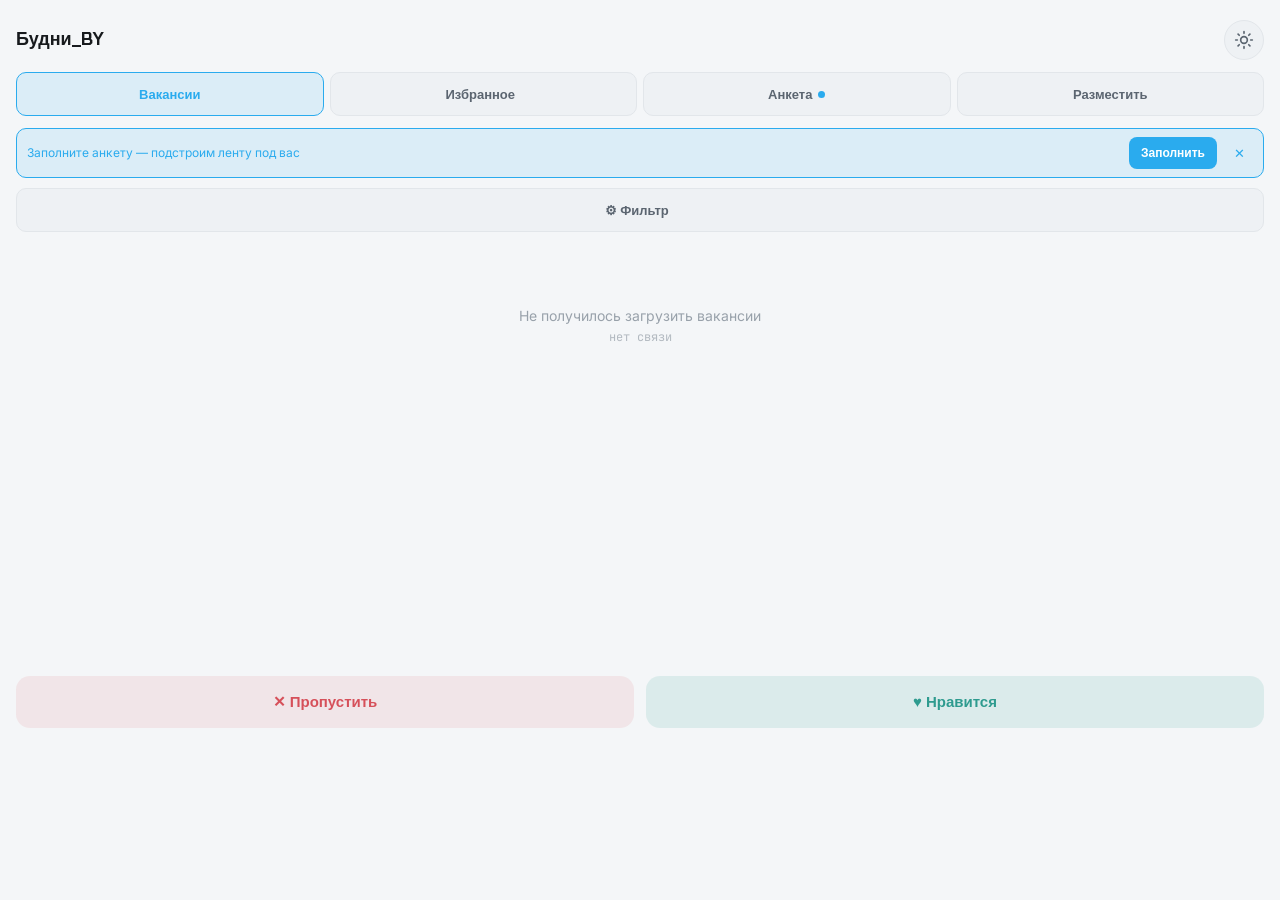
<file: client.html>
<!DOCTYPE html>
<html lang="ru">
<head>
<meta charset="UTF-8">
<meta name="viewport" content="width=device-width, initial-scale=1.0, maximum-scale=1.0, viewport-fit=cover">
<title>Будни_BY</title>

<link rel="preconnect" href="https://fonts.googleapis.com">
<link rel="preconnect" href="https://fonts.gstatic.com" crossorigin>
<link href="https://fonts.googleapis.com/css2?family=Chakra+Petch:wght@500;600;700&family=Inter:wght@400;500;600;700&family=JetBrains+Mono:wght@500;600;700&display=swap" rel="stylesheet">

<link rel="stylesheet" href="theme.css">
<link rel="stylesheet" href="client.css">

<script src="https://telegram.org/js/telegram-web-app.js"></script>
<script>
(function(){
  var tg = window.Telegram && window.Telegram.WebApp;
  var ov = '';
  try { var p = JSON.parse(localStorage.getItem('budni_prefs') || '{}'); if (p.theme === 'light' || p.theme === 'dark') ov = p.theme; } catch(e){}
  var scheme = ov || ((tg && tg.colorScheme) ? tg.colorScheme
    : (matchMedia('(prefers-color-scheme: light)').matches ? 'light' : 'dark'));
  document.documentElement.setAttribute('data-theme', scheme);
})();
</script>
</head>
<body>

<div class="topbar">
  <div class="topbar-head">
    <h1>Будни_BY</h1>
    <button class="icon-btn-round" id="settingsBtn" aria-label="Настройки">
      <svg viewBox="0 0 24 24" fill="none" stroke="currentColor" stroke-width="2" stroke-linecap="round" aria-hidden="true">
        <circle cx="12" cy="12" r="4"></circle>
        <path d="M12 2v2M12 20v2M4.9 4.9l1.4 1.4M17.7 17.7l1.4 1.4M2 12h2M20 12h2M4.9 19.1l1.4-1.4M17.7 6.3l1.4-1.4"></path>
      </svg>
    </button>
  </div>
  <div class="tabs">
    <button class="tab active" data-tab="deck">Вакансии</button>
    <button class="tab" data-tab="favorites">Избранное <span id="favCount"></span></button>
    <button class="tab" data-tab="profile">Анкета <span class="dot hidden" id="profileDot"></span></button>
    <button class="tab" data-tab="post">Разместить</button>
  </div>
  <div class="settings-pop hidden" id="settingsPop"></div>
</div>

<div class="content">

  <div id="viewDeck">
    <div class="deck-nudge hidden" id="deckNudge">
      <span class="deck-nudge-t">Заполните анкету — подстроим ленту под вас</span>
      <button class="deck-nudge-go" id="deckNudgeGo">Заполнить</button>
      <button class="deck-nudge-x" id="deckNudgeX" aria-label="Скрыть">✕</button>
    </div>
    <div class="filter-bar">
      <button class="filter-toggle" id="filterToggle">
        <span>⚙ Фильтр</span><span class="summary" id="filterSummary"></span>
      </button>
    </div>
    <div class="filter-panel hidden" id="filterPanel">
      <div class="field">
        <label>Город</label>
        <input type="text" id="filterCity" placeholder="любой город" autocomplete="off">
      </div>
      <div class="field">
        <label>Направление <span style="text-transform:none; letter-spacing:0;">— не выбрано = все</span></label>
        <div class="chip-group" id="filterSectors"></div>
      </div>
      <div class="filter-actions">
        <button class="reset" id="filterReset">Сбросить</button>
        <button class="apply" id="filterApply">Показать</button>
      </div>
    </div>
    <div class="deck-wrap" id="deckWrap"></div>
    <div class="deck-actions" id="deckActions">
      <button class="round-btn skip" id="skipBtn">✕ Пропустить</button>
      <button class="round-btn like" id="likeBtn">♥ Нравится</button>
    </div>
  </div>

  <div id="viewFavorites" class="hidden"></div>

  <div id="viewProfile" class="hidden">
    <div id="profileSummary" class="hidden"></div>
    <div id="profileCTA" class="hidden">
      <div class="profile-banner" id="profileBanner">
        Заполните анкету за минуту — подставим ваш город и направления в ленту и сможем присылать подходящие вакансии.
      </div>
      <button class="btn-primary" id="profileStartBtn">Заполнить анкету</button>
    </div>

    <div class="divider"></div>

    <div class="section-title" style="margin-top:0;">Подписки</div>
    <p style="color:var(--ink-soft); font-size:13px; margin-top:0;">
      Пришлём в бот все новые вакансии, которые подходят под город и/или ключевое слово (например: город «Слуцк», слово «водитель»)
    </p>
    <div class="field">
      <label>Город</label>
      <input type="text" id="subCity" placeholder="например, Слуцк">
    </div>
    <div class="field">
      <label>Ключевое слово</label>
      <input type="text" id="subKeyword" placeholder="например, водитель">
    </div>
    <button class="btn-primary" id="subAddBtn" style="margin-bottom:20px;">Подписаться</button>
    <div id="subsList"></div>

    <div class="divider"></div>

    <div class="section-title" style="margin-top:0;">Знаете ещё канал с вакансиями?</div>
    <p style="color:var(--ink-soft); font-size:13px; margin-top:0;">
      Пришлите ссылку на канал/группу (Telegram или Viber) — добавим в список источников
    </p>
    <div class="field">
      <label>Платформа</label>
      <div class="chip-group" id="srcPlatform">
        <label class="chip"><input type="radio" name="srcPlatform" value="telegram" checked><span>Telegram</span></label>
        <label class="chip"><input type="radio" name="srcPlatform" value="viber"><span>Viber</span></label>
      </div>
    </div>
    <div class="field">
      <label>Ссылка на канал/группу</label>
      <input type="text" id="srcLink" placeholder="например, t.me/nazvanie_kanala">
    </div>
    <div class="field">
      <label>Город (если знаете)</label>
      <input type="text" id="srcCity" placeholder="например, Слуцк">
    </div>
    <button class="btn-primary" id="srcSubmitBtn">Предложить источник</button>
  </div>

  <div id="viewPost" class="hidden">
    <div id="myVacWrap" class="hidden">
      <p class="myvac-label">Ваши вакансии</p>
      <div id="myVacList"></div>
      <div class="post-divider">— или разместите ещё одну —</div>
    </div>
    <div class="field">
      <label>Ваше имя</label>
      <input type="text" id="fName" placeholder="как к вам обращаться">
    </div>
    <div class="field">
      <label>Должность</label>
      <input type="text" id="fPosition" placeholder="например, Продавец-консультант">
    </div>
    <div class="field">
      <label>Компания</label>
      <input type="text" id="fCompany" placeholder="название вашей организации">
    </div>
    <div class="field">
      <label>Сфера</label>
      <div class="chip-group" id="fSector"></div>
    </div>
    <div class="field">
      <label>Город</label>
      <input type="text" id="fCity" placeholder="например, Минск">
    </div>
    <div class="field">
      <label>Зарплата</label>
      <input type="text" id="fSalary" placeholder="например, от 1500 BYN">
    </div>
    <div class="field">
      <label>Телефон для связи</label>
      <div class="phone-field">
        <span class="phone-prefix">+375</span>
        <input type="tel" class="phone-input" id="fPhone" inputmode="numeric" placeholder="29-123-45-67" maxlength="12">
      </div>
      <div class="hint hidden" id="prefillHint">
        ✓ Имя и телефон подставлены из прошлой заявки — проверьте
      </div>
    </div>
    <div class="field">
      <label>Время ежедневной публикации</label>
      <input type="time" id="fRepostTime" value="09:00">
      <p style="color:var(--ink-faint); font-size:12px; margin:6px 0 0;">
        Вакансия будет публиковаться в группе каждый день в это время — всего 7 дней, потом предложим продлить
      </p>
    </div>
    <div class="field">
      <label>Условия и обязанности</label>
      <textarea id="fDescription" placeholder="график, требования, что предлагаете"></textarea>
    </div>
    <p style="color:var(--ink-faint); font-size:12px; text-align:center;">
      Проверяется на признаки мошенничества перед публикацией — как и все объявления
    </p>
  </div>

</div>

<div class="submit-bar hidden" id="postSubmitBar">
  <button class="btn-primary" id="postSubmitBtn">Разместить вакансию</button>
</div>

<!-- Мастер анкеты — оверлей поверх всего -->
<div class="wizard hidden" id="anketaWizard">
  <div class="wizard-top">
    <button class="wizard-nav" id="wizNav">✕</button>
    <div class="wizard-progress"><div id="wizBar" style="width:33%;"></div></div>
    <span class="wizard-step" id="wizStep">1 / 3</span>
  </div>
  <div class="wizard-body" id="wizBody"></div>
  <div class="wizard-foot">
    <button class="btn-primary" id="wizNext">Далее</button>
  </div>
</div>

<script src="app.js"></script>
<script src="settings.js"></script>
<script src="deck.js"></script>
<script src="favorites.js"></script>
<script src="subscriptions.js"></script>
<script src="post.js"></script>
<script src="profile.js"></script>
<script>
// apiPost клиента: подмешивает tg.initData (подпись Telegram) в каждый запрос —
// бэкенд проверяет её для всех публичных действий.
function apiPost(payload){
  return apiCall(Object.assign({ initData: tg ? tg.initData : '' }, payload));
}

// ---------- вкладки ----------
document.querySelectorAll('.tab').forEach(function(btn){
  btn.addEventListener('click', function(){
    haptic('light');
    const tab = btn.getAttribute('data-tab');
    document.querySelectorAll('.tab').forEach(function(b){ b.classList.toggle('active', b === btn); });
    document.getElementById('viewDeck').classList.toggle('hidden', tab !== 'deck');
    document.getElementById('viewFavorites').classList.toggle('hidden', tab !== 'favorites');
    document.getElementById('viewProfile').classList.toggle('hidden', tab !== 'profile');
    document.getElementById('viewPost').classList.toggle('hidden', tab !== 'post');
    document.getElementById('deckActions').classList.toggle('hidden', tab !== 'deck');
    document.getElementById('postSubmitBar').classList.toggle('hidden', tab !== 'post');
    if (tab === 'favorites') loadFavorites();
    if (tab === 'profile') loadSubscriptions();
    if (tab === 'post') loadMyVacancies();
  });
});

// ---------- старт ----------
initTelegram();
initSettings();
initFilterUI();
bindDeckButtons();
initSubscriptions();
initPost();
initProfile();
loadDeck();
prefillFromContact();
loadProfile();
handleRenewParam();
</script>
</body>
</html>
</file>
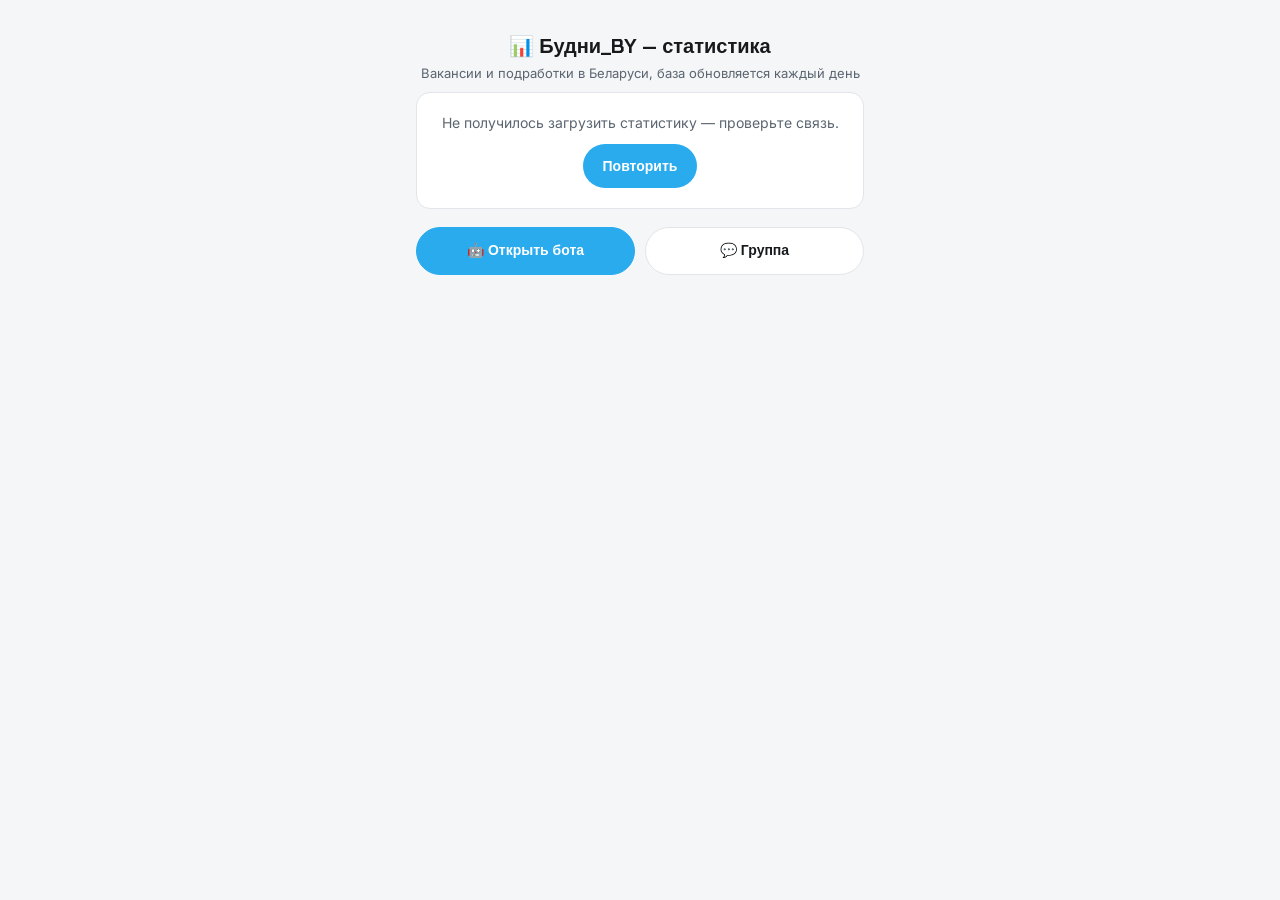
<file: stats.html>
<!DOCTYPE html>
<!-- изменено 2026-09-20 14:50 -->
<html lang="ru">
<head>
<meta charset="UTF-8">
<meta name="viewport" content="width=device-width, initial-scale=1, viewport-fit=cover">
<title>Будни_BY — статистика</title>
<meta name="description" content="Сколько вакансий в базе Будни_BY, по сферам и по областям Беларуси.">
<meta name="robots" content="index, follow">
<link rel="canonical" href="https://app.budni.tg-studio.xyz/stats.html">
<script>
(function(){
  var scheme = (matchMedia('(prefers-color-scheme: light)').matches) ? 'light' : 'dark';
  document.documentElement.setAttribute('data-theme', scheme);
})();
</script>
<link rel="preconnect" href="https://fonts.googleapis.com">
<link href="https://fonts.googleapis.com/css2?family=Chakra+Petch:wght@500;600;700&family=Inter:wght@400;500;600;700&family=JetBrains+Mono:wght@500;600;700&display=swap" rel="stylesheet">
<link rel="stylesheet" href="theme.css?v=20260920a">
<style>
  .wrap{ max-width:480px; margin:0 auto; }
  .hero{ text-align:center; padding:20px 0 8px; }
  .hero h1{ font-size:20px; font-weight:700; margin:0 0 4px; }
  .hero p{ color:var(--ink-soft); font-size:13px; margin:0; line-height:1.5; }

  .total-tile{
    background:var(--surface); border:1px solid var(--line); border-radius:var(--radius);
    padding:22px 16px; text-align:center; margin:16px 0;
  }
  .total-value{ font-family:'JetBrains Mono',monospace; font-size:40px; font-weight:700; color:var(--accent); line-height:1; }
  .total-label{ color:var(--ink-soft); font-size:13px; margin-top:8px; }

  .section{
    background:var(--surface); border:1px solid var(--line); border-radius:var(--radius);
    padding:14px 16px; margin-bottom:14px;
  }
  .section h2{ font-size:13px; font-weight:600; text-transform:uppercase; letter-spacing:.03em;
    color:var(--ink-soft); margin:0 0 8px; }

  .brow{ padding:9px 0; border-bottom:1px solid var(--line); }
  .brow:last-child{ border-bottom:none; }
  .brow-top{ display:flex; justify-content:space-between; align-items:baseline; gap:10px; font-size:14px; }
  .brow-num{ font-family:'JetBrains Mono',monospace; color:var(--ink-soft); white-space:nowrap; flex:none; font-size:13px; }
  .brow-dim .brow-top span:first-child{ color:var(--ink-faint); }
  .bar{ height:4px; border-radius:2px; background:var(--surface-3); margin-top:7px; overflow:hidden; }
  .bar i{ display:block; height:100%; background:var(--accent); border-radius:2px; }

  .skel{ height:16px; border-radius:6px; background:var(--surface-3); margin:9px 0;
    animation:pulse 1.2s ease-in-out infinite; }
  @keyframes pulse{ 0%,100%{ opacity:.5; } 50%{ opacity:1; } }
  @media (prefers-reduced-motion: reduce){ .skel{ animation:none; } }

  .err{ text-align:center; padding:20px 12px; color:var(--ink-soft); font-size:14px; }
  .err button{
    margin-top:12px; min-height:44px; padding:0 20px; border-radius:999px; border:none;
    background:var(--accent); color:#fff; font-family:'Chakra Petch',sans-serif; font-weight:600;
    font-size:14px;
  }

  .cta{ display:flex; gap:10px; margin:18px 0 6px; }
  .cta a{
    flex:1; min-height:48px; display:flex; align-items:center; justify-content:center; gap:8px;
    border-radius:999px; text-decoration:none; font-family:'Chakra Petch',sans-serif; font-weight:600;
    font-size:14px; border:1px solid var(--line);
  }
  .cta a.primary{ background:var(--accent); color:#fff; border-color:var(--accent); }
  .cta a.ghost{ background:var(--surface); color:var(--ink); }

  .upd{ text-align:center; color:var(--ink-faint); font-size:11px; margin:14px 0 4px; }
</style>
</head>
<body>
<div class="content wrap">

  <div class="hero">
    <h1>📊 Будни_BY — статистика</h1>
    <p>Вакансии и подработки в Беларуси, база обновляется каждый день</p>
  </div>

  <div id="view">
    <div class="total-tile">
      <div class="skel" style="width:60%;height:40px;margin:0 auto;"></div>
    </div>
    <div class="section">
      <div class="skel"></div><div class="skel"></div><div class="skel"></div>
    </div>
  </div>

  <div class="cta">
    <a class="primary" href="https://t.me/Budni_BY_Bot" target="_blank" rel="noopener">🤖 Открыть бота</a>
    <a class="ghost" href="https://t.me/Budni_BY_Group" target="_blank" rel="noopener">💬 Группа</a>
  </div>
  <div class="upd" id="upd"></div>

</div>

<script src="app.js?v=20260920a"></script>
<script>
function renderRows(obj) {
  var keys = Object.keys(obj || {}).filter(function (k) { return obj[k] > 0; })
    .sort(function (a, b) { return obj[b] - obj[a]; });
  if (!keys.length) return '<div class="brow-dim"><div class="brow-top"><span>Пока нет данных</span></div></div>';
  var max = obj[keys[0]] || 1;
  return keys.map(function (k) {
    return '<div class="brow"><div class="brow-top"><span>' + escapeHtml(k) + '</span>' +
      '<span class="brow-num">' + obj[k] + '</span></div>' +
      '<div class="bar"><i style="width:' + Math.round(obj[k] / max * 100) + '%"></i></div></div>';
  }).join('');
}

function renderError() {
  document.getElementById('view').innerHTML =
    '<div class="section err">Не получилось загрузить статистику — проверьте связь.' +
    '<br><button onclick="load()">Повторить</button></div>';
}

async function load() {
  document.getElementById('upd').textContent = '';
  try {
    var res = await apiCall({ action: 'public_stats' });
    if (!res || !res.ok) { renderError(); return; }
    var html =
      '<div class="total-tile"><div class="total-value">' + (res.total || 0) + '</div>' +
      '<div class="total-label">вакансий в базе</div></div>' +
      '<div class="section"><h2>По сферам</h2>' + renderRows(res.bySector) + '</div>' +
      '<div class="section"><h2>По областям Беларуси</h2>' + renderRows(res.byOblast) + '</div>';
    document.getElementById('view').innerHTML = html;
    document.getElementById('upd').textContent =
      'Обновлено ' + new Date().toLocaleTimeString('ru-RU', { hour: '2-digit', minute: '2-digit' });
  } catch (e) {
    renderError();
  }
}

initTelegram();
load();
</script>
</body>
</html>
</file>
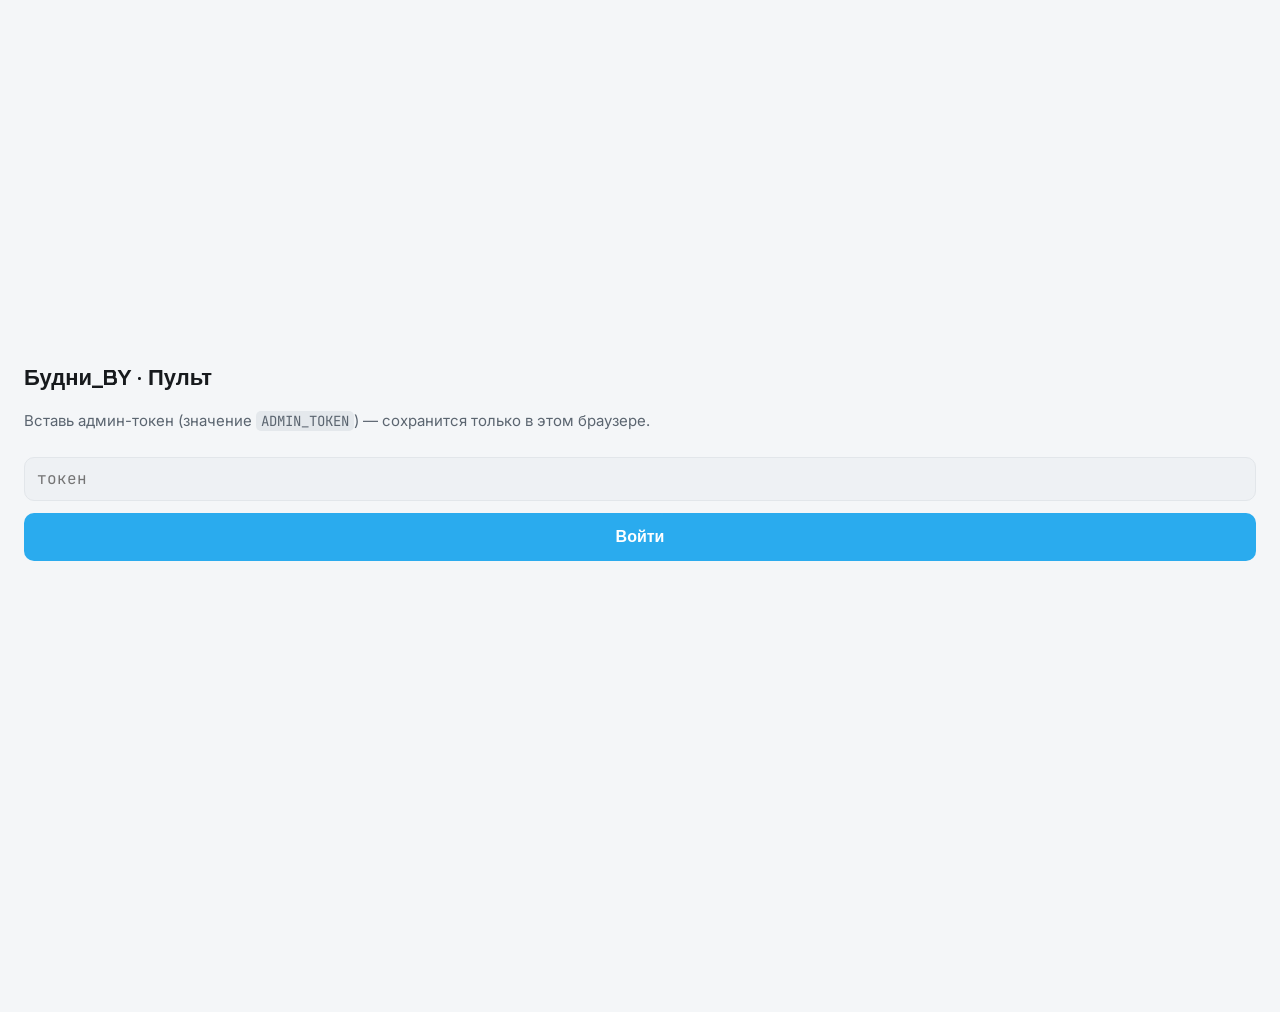
<file: admin/admin-broadcast.html>
<!DOCTYPE html>
<!-- изменено 2026-10-01 22:50 -->
<html lang="ru">
<head>
<meta charset="UTF-8">
<meta name="viewport" content="width=device-width, initial-scale=1.0, maximum-scale=1.0, viewport-fit=cover">
<title>Будни_BY · Рассылка</title>
<link rel="preconnect" href="https://fonts.googleapis.com">
<link rel="preconnect" href="https://fonts.gstatic.com" crossorigin>
<link href="https://fonts.googleapis.com/css2?family=Chakra+Petch:wght@500;600;700&family=Inter:wght@400;500;600;700&family=JetBrains+Mono:wght@500;600;700&display=swap" rel="stylesheet">
<link rel="stylesheet" href="../theme.css?v=20260930b">
<link rel="stylesheet" href="admin.css?v=20261001c">
<script src="https://telegram.org/js/telegram-web-app.js"></script>
<script>
(function(){
  var tg = window.Telegram && window.Telegram.WebApp;
  var ov = '';
  try { var p = JSON.parse(localStorage.getItem('budni_prefs') || '{}'); if (p.theme === 'light' || p.theme === 'dark') ov = p.theme; } catch(e){}
  var scheme = ov || ((tg && tg.colorScheme) ? tg.colorScheme
    : (matchMedia('(prefers-color-scheme: light)').matches ? 'light' : 'dark'));
  document.documentElement.setAttribute('data-theme', scheme);
})();
</script>
</head>
<body>
<div class="subbar">
  <a href="admin.html" class="back">‹ Хаб</a>
  <h1>Рассылка <span class="count" id="pageCount"></span></h1>
  <button class="icon-btn-round" id="settingsBtn" aria-label="Сменить тему">
        <svg class="ico-sun" viewBox="0 0 24 24" fill="none" stroke="currentColor" stroke-width="2" stroke-linecap="round" aria-hidden="true"><circle cx="12" cy="12" r="4" fill="currentColor"></circle><path d="M12 2v2M12 20v2M4.9 4.9l1.4 1.4M17.7 17.7l1.4 1.4M2 12h2M20 12h2M4.9 19.1l1.4-1.4M17.7 6.3l1.4-1.4"></path></svg>
        <svg class="ico-moon" viewBox="0 0 24 24" fill="currentColor" stroke="currentColor" stroke-width="1.6" stroke-linejoin="round" aria-hidden="true"><path d="M20.5 14.2A8.5 8.5 0 0 1 9.8 3.5a8.5 8.5 0 1 0 10.7 10.7Z"></path></svg>
      </button>
</div>
<div class="content"><div id="view"></div></div>

<script src="../app.js?v=20260930b"></script>
<script src="../settings.js?v=20260930b"></script>
<script src="admin-core.js?v=20260930f"></script>
<script src="admin-broadcast.js?v=20261001d"></script>
<script>adminPageBoot(loadBroadcast);</script>
</body>
</html>
</file>
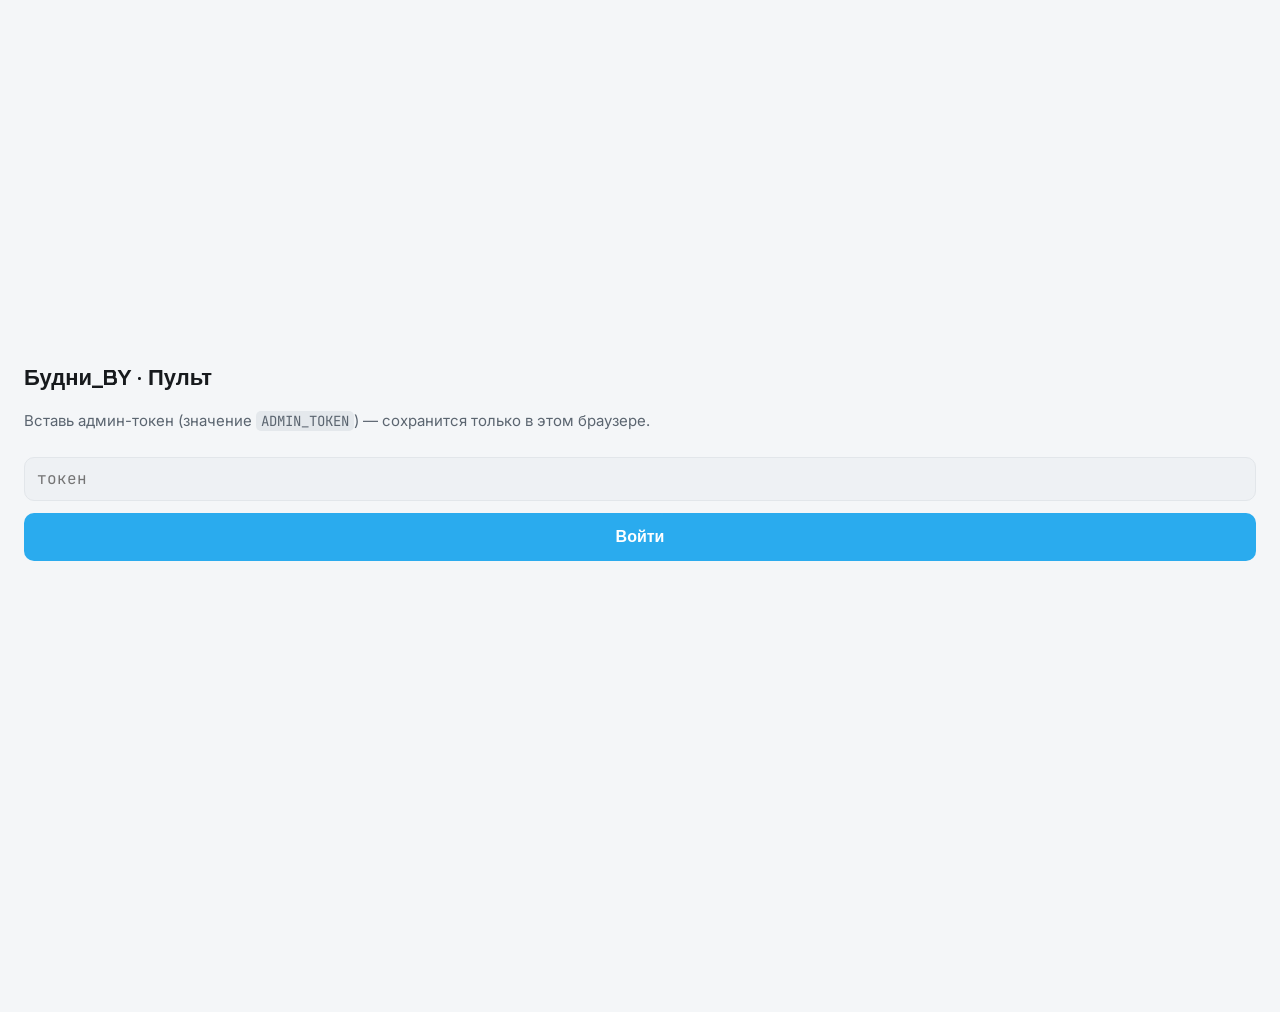
<file: admin/admin-queue.html>
<!DOCTYPE html>
<!-- изменено 2026-10-01 22:50 -->
<html lang="ru">
<head>
<meta charset="UTF-8">
<meta name="viewport" content="width=device-width, initial-scale=1.0, maximum-scale=1.0, viewport-fit=cover">
<title>Будни_BY · Очередь</title>
<link rel="preconnect" href="https://fonts.googleapis.com">
<link rel="preconnect" href="https://fonts.gstatic.com" crossorigin>
<link href="https://fonts.googleapis.com/css2?family=Chakra+Petch:wght@500;600;700&family=Inter:wght@400;500;600;700&family=JetBrains+Mono:wght@500;600;700&display=swap" rel="stylesheet">
<link rel="stylesheet" href="../theme.css?v=20260930b">
<link rel="stylesheet" href="admin.css?v=20261001c">
<script src="https://telegram.org/js/telegram-web-app.js"></script>
<script>
(function(){
  var tg = window.Telegram && window.Telegram.WebApp;
  var ov = '';
  try { var p = JSON.parse(localStorage.getItem('budni_prefs') || '{}'); if (p.theme === 'light' || p.theme === 'dark') ov = p.theme; } catch(e){}
  var scheme = ov || ((tg && tg.colorScheme) ? tg.colorScheme
    : (matchMedia('(prefers-color-scheme: light)').matches ? 'light' : 'dark'));
  document.documentElement.setAttribute('data-theme', scheme);
})();
</script>
</head>
<body>
<div class="subbar">
  <a href="admin.html" class="back">‹ Хаб</a>
  <h1>Очередь <span class="count" id="pageCount"></span></h1>
  <button class="icon-btn-round" id="settingsBtn" aria-label="Сменить тему">
        <svg class="ico-sun" viewBox="0 0 24 24" fill="none" stroke="currentColor" stroke-width="2" stroke-linecap="round" aria-hidden="true"><circle cx="12" cy="12" r="4" fill="currentColor"></circle><path d="M12 2v2M12 20v2M4.9 4.9l1.4 1.4M17.7 17.7l1.4 1.4M2 12h2M20 12h2M4.9 19.1l1.4-1.4M17.7 6.3l1.4-1.4"></path></svg>
        <svg class="ico-moon" viewBox="0 0 24 24" fill="currentColor" stroke="currentColor" stroke-width="1.6" stroke-linejoin="round" aria-hidden="true"><path d="M20.5 14.2A8.5 8.5 0 0 1 9.8 3.5a8.5 8.5 0 1 0 10.7 10.7Z"></path></svg>
      </button>
</div>
<div class="content"><div id="view"></div></div>

<script src="../app.js?v=20260930b"></script>
<script src="../settings.js?v=20260930b"></script>
<script src="admin-core.js?v=20260930f"></script>
<script src="admin-queue.js?v=20260922a"></script>
<script>adminPageBoot(loadQueue);</script>
</body>
</html>
</file>
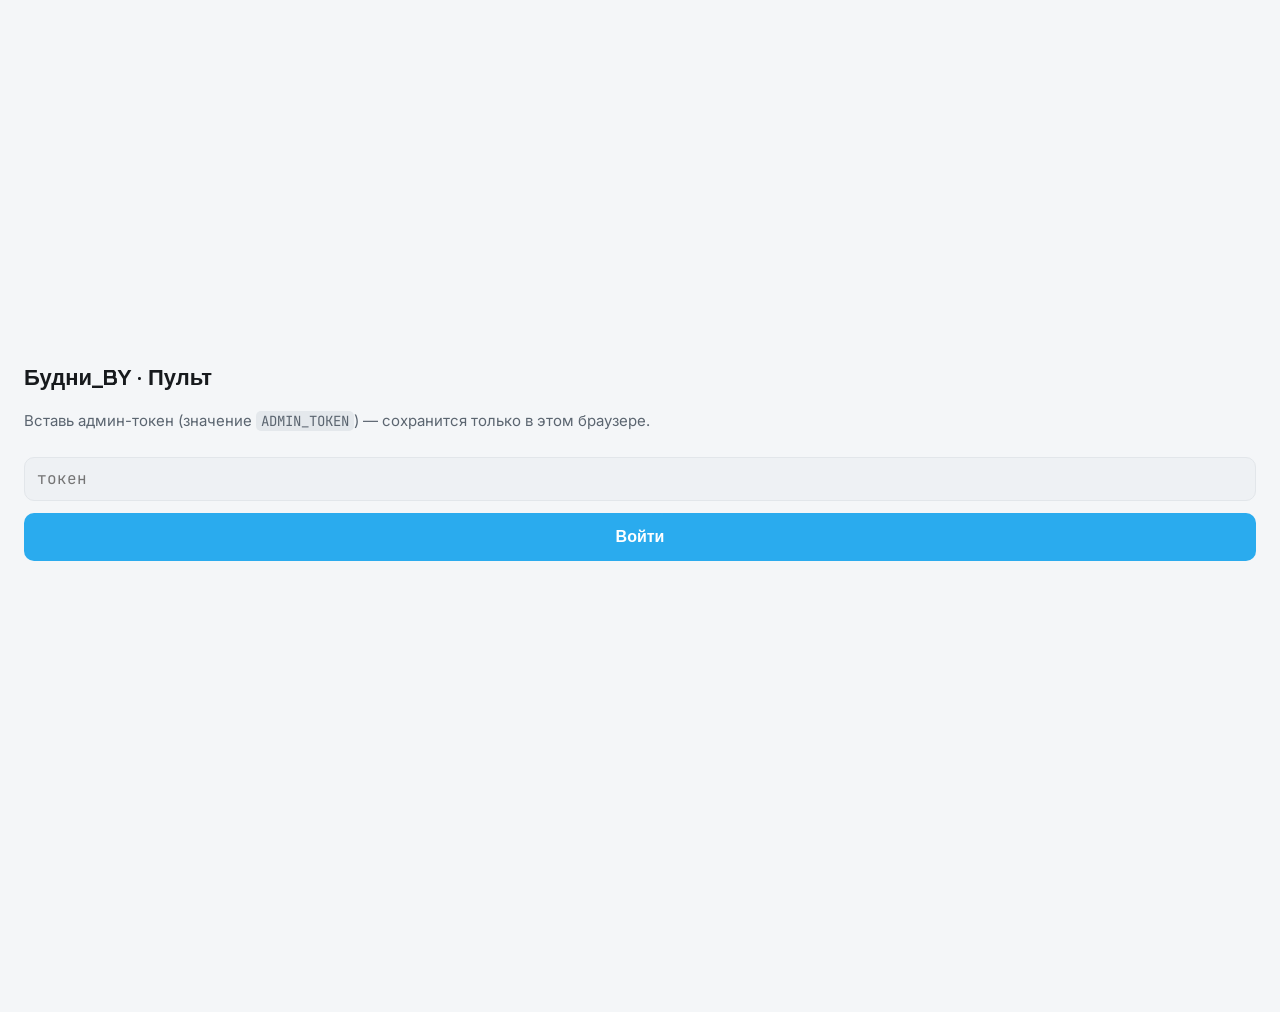
<file: admin/admin-sources.html>
<!DOCTYPE html>
<!-- изменено 2026-10-07 15:00 -->
<html lang="ru">
<head>
<meta charset="UTF-8">
<meta name="viewport" content="width=device-width, initial-scale=1.0, maximum-scale=1.0, viewport-fit=cover">
<title>Будни_BY · Источники</title>
<link rel="preconnect" href="https://fonts.googleapis.com">
<link rel="preconnect" href="https://fonts.gstatic.com" crossorigin>
<link href="https://fonts.googleapis.com/css2?family=Chakra+Petch:wght@500;600;700&family=Inter:wght@400;500;600;700&family=JetBrains+Mono:wght@500;600;700&display=swap" rel="stylesheet">
<link rel="stylesheet" href="../theme.css?v=20260930b">
<link rel="stylesheet" href="admin.css?v=20261007b">
<script src="https://telegram.org/js/telegram-web-app.js"></script>
<script>
(function(){
  var tg = window.Telegram && window.Telegram.WebApp;
  var ov = '';
  try { var p = JSON.parse(localStorage.getItem('budni_prefs') || '{}'); if (p.theme === 'light' || p.theme === 'dark') ov = p.theme; } catch(e){}
  var scheme = ov || ((tg && tg.colorScheme) ? tg.colorScheme
    : (matchMedia('(prefers-color-scheme: light)').matches ? 'light' : 'dark'));
  document.documentElement.setAttribute('data-theme', scheme);
})();
</script>
</head>
<body>
<div class="subbar">
  <a href="admin.html" class="back">‹ Хаб</a>
  <h1>Источники <span class="count" id="pageCount"></span></h1>
  <button class="icon-btn-round" id="settingsBtn" aria-label="Сменить тему">
        <svg class="ico-sun" viewBox="0 0 24 24" fill="none" stroke="currentColor" stroke-width="2" stroke-linecap="round" aria-hidden="true"><circle cx="12" cy="12" r="4" fill="currentColor"></circle><path d="M12 2v2M12 20v2M4.9 4.9l1.4 1.4M17.7 17.7l1.4 1.4M2 12h2M20 12h2M4.9 19.1l1.4-1.4M17.7 6.3l1.4-1.4"></path></svg>
        <svg class="ico-moon" viewBox="0 0 24 24" fill="currentColor" stroke="currentColor" stroke-width="1.6" stroke-linejoin="round" aria-hidden="true"><path d="M20.5 14.2A8.5 8.5 0 0 1 9.8 3.5a8.5 8.5 0 1 0 10.7 10.7Z"></path></svg>
      </button>
</div>
<div class="content"><div id="view"></div></div>

<script src="../app.js?v=20260930b"></script>
<script src="../settings.js?v=20260930b"></script>
<script src="admin-core.js?v=20260930f"></script>
<script src="admin-sources.js?v=20261019a"></script>
<script>adminPageBoot(loadSources);</script>
</body>
</html>
</file>
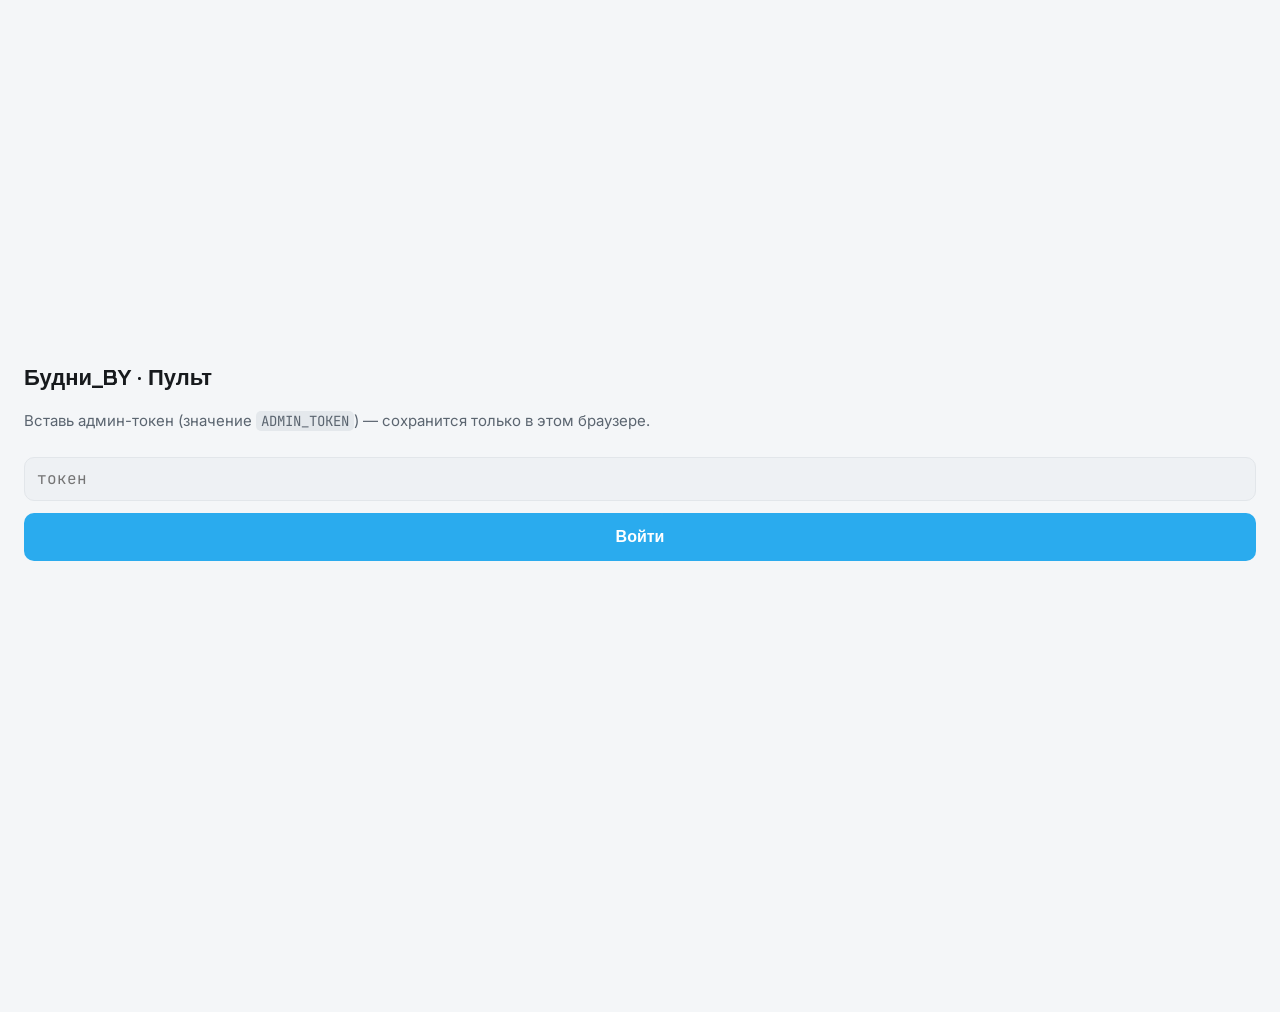
<file: admin/admin.html>
<!DOCTYPE html>
<!-- изменено 2026-10-05 20:10 -->
<html lang="ru">
<head>
<meta charset="UTF-8">
<meta name="viewport" content="width=device-width, initial-scale=1.0, maximum-scale=1.0, viewport-fit=cover">
<title>Будни_BY · Пульт</title>

<link rel="preconnect" href="https://fonts.googleapis.com">
<link rel="preconnect" href="https://fonts.gstatic.com" crossorigin>
<link href="https://fonts.googleapis.com/css2?family=Chakra+Petch:wght@500;600;700&family=Inter:wght@400;500;600;700&family=JetBrains+Mono:wght@500;600;700&display=swap" rel="stylesheet">

<link rel="stylesheet" href="../theme.css?v=20260930b">
<link rel="stylesheet" href="admin.css?v=20261001c">

<script src="https://telegram.org/js/telegram-web-app.js"></script>
<script>
(function(){
  var tg = window.Telegram && window.Telegram.WebApp;
  var ov = '';
  try { var p = JSON.parse(localStorage.getItem('budni_prefs') || '{}'); if (p.theme === 'light' || p.theme === 'dark') ov = p.theme; } catch(e){}
  var scheme = ov || ((tg && tg.colorScheme) ? tg.colorScheme
    : (matchMedia('(prefers-color-scheme: light)').matches ? 'light' : 'dark'));
  document.documentElement.setAttribute('data-theme', scheme);
})();
</script>
</head>
<body>

<div id="gate" class="gate hidden">
  <h1>Будни_BY · Пульт</h1>
  <p>Вставь админ-токен (значение <code>ADMIN_TOKEN</code>) — сохранится только в этом браузере.</p>
  <input type="text" id="tokenInput" placeholder="токен" autocomplete="off">
  <button class="btn" id="tokenSave">Войти</button>
</div>

<div id="app" class="hidden">
  <div class="topbar">
    <div class="topbar-head">
      <h1>Будни_BY · Пульт</h1>
      <button class="icon-btn-round" id="settingsBtn" aria-label="Сменить тему">
        <svg class="ico-sun" viewBox="0 0 24 24" fill="none" stroke="currentColor" stroke-width="2" stroke-linecap="round" aria-hidden="true"><circle cx="12" cy="12" r="4" fill="currentColor"></circle><path d="M12 2v2M12 20v2M4.9 4.9l1.4 1.4M17.7 17.7l1.4 1.4M2 12h2M20 12h2M4.9 19.1l1.4-1.4M17.7 6.3l1.4-1.4"></path></svg>
        <svg class="ico-moon" viewBox="0 0 24 24" fill="currentColor" stroke="currentColor" stroke-width="1.6" stroke-linejoin="round" aria-hidden="true"><path d="M20.5 14.2A8.5 8.5 0 0 1 9.8 3.5a8.5 8.5 0 1 0 10.7 10.7Z"></path></svg>
      </button>
    </div>
  </div>

  <div class="content">

    <!-- статус: парсинг + публикация в одну строку -->
    <div class="status-row">
      <button class="status-card" id="parserToggle" aria-label="Переключить парсинг">
        <span class="status-dot" aria-hidden="true"></span>
        <span class="status-title" id="parserLabel">Парсинг</span>
        <span class="status-switch" aria-hidden="true"><i></i></span>
      </button>
      <button class="status-card" id="pauseToggle" aria-label="Переключить публикацию">
        <span class="status-dot" aria-hidden="true"></span>
        <span class="status-title" id="pauseLabel">Публикация</span>
        <span class="status-switch" aria-hidden="true"><i></i></span>
      </button>
    </div>
    <div class="status-line" id="statusLine">—</div>

    <!-- ключевые числа -->
    <div class="stat-grid" id="statGrid">
      <div class="stat-tile"><div class="stat-value mono" id="stVac">–</div><div class="stat-label">всего в базе</div><div class="stat-sub" id="stLive"></div></div>
      <div class="stat-tile"><div class="stat-value mono" id="stNew">–</div><div class="stat-label">новых объявлений сегодня</div></div>
    </div>

    <!-- разделы -->
    <div class="nav-row">
      <a href="admin-queue.html" class="nav-tile">
        <span class="nav-n mono" id="navQueue">–</span>
        <span class="nav-l">Очередь<span class="nav-badge hidden" id="navQueueBadge"></span></span>
        <span class="nav-arrow" aria-hidden="true">→</span>
      </a>
      <a href="admin-sources.html" class="nav-tile">
        <span class="nav-n mono" id="navSrc">–</span>
        <span class="nav-l">Источники<span class="nav-badge hidden" id="navSrcBadge"></span></span>
        <span class="nav-arrow" aria-hidden="true">→</span>
      </a>
      <a href="admin-broadcast.html" class="nav-tile">
        <span class="nav-n mono" id="navBc">–</span>
        <span class="nav-l">Рассылка<span class="nav-badge hidden" id="navBcBadge"></span></span>
        <span class="nav-arrow" aria-hidden="true">→</span>
      </a>
    </div>

    <div id="view"><div class="empty">Загрузка…</div></div>
  </div>
</div>

<div class="sheet-backdrop" id="citySheetBackdrop"></div>
<div class="sheet" id="citySheet">
  <div class="sheet-head">
    <div class="sheet-title" id="citySheetTitle">Город</div>
    <button type="button" class="sheet-close" id="citySheetClose" aria-label="Закрыть">✕</button>
  </div>
  <div id="citySheetBody"><div class="empty">Загрузка…</div></div>
</div>

<script src="../app.js?v=20260930b"></script>
<script src="../settings.js?v=20260930b"></script>
<script src="admin-core.js?v=20260930f"></script>
<script src="admin-dashboard.js?v=20261005a"></script>
<script>dashboardBoot();</script>
</body>
</html>
</file>
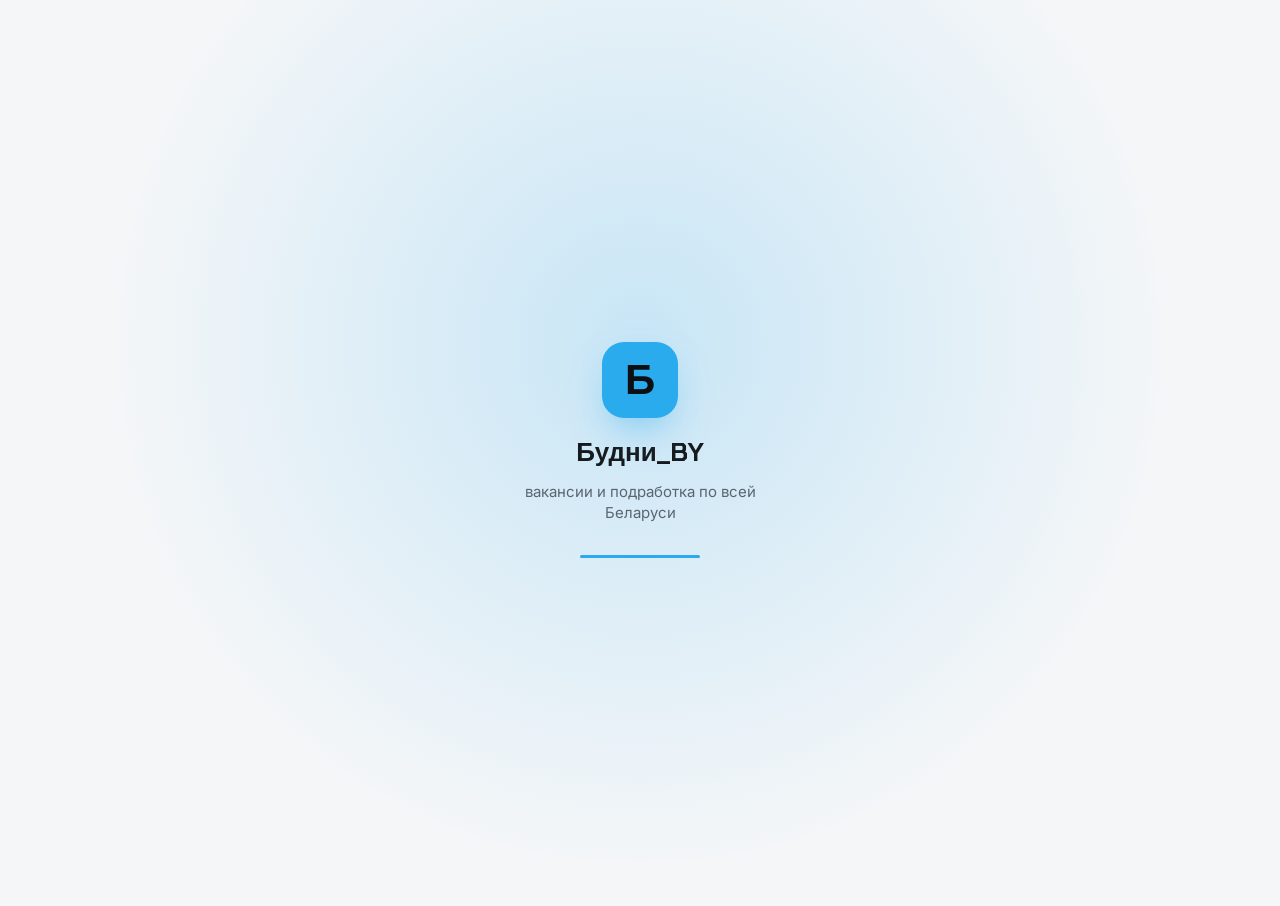
<file: client/client.html>
<!DOCTYPE html>
<!-- изменено 2026-10-01 11:50 -->
<html lang="ru">
<head>
<meta charset="UTF-8">
<meta name="viewport" content="width=device-width, initial-scale=1.0, maximum-scale=1.0, viewport-fit=cover">
<title>Будни_BY</title>

<link rel="preconnect" href="https://fonts.googleapis.com">
<link rel="preconnect" href="https://fonts.gstatic.com" crossorigin>
<link href="https://fonts.googleapis.com/css2?family=Chakra+Petch:wght@500;600;700&family=Inter:wght@400;500;600;700&family=JetBrains+Mono:wght@500;600;700&display=swap" rel="stylesheet">

<link rel="stylesheet" href="../theme.css?v=20260930b">
<link rel="stylesheet" href="client.css?v=20261001a">

<script src="https://telegram.org/js/telegram-web-app.js"></script>
<script>
(function(){
  var tg = window.Telegram && window.Telegram.WebApp;
  var ov = '';
  try { var p = JSON.parse(localStorage.getItem('budni_prefs') || '{}'); if (p.theme === 'light' || p.theme === 'dark') ov = p.theme; } catch(e){}
  var scheme = ov || ((tg && tg.colorScheme) ? tg.colorScheme
    : (matchMedia('(prefers-color-scheme: light)').matches ? 'light' : 'dark'));
  document.documentElement.setAttribute('data-theme', scheme);
})();
</script>
</head>
<body>

<!-- Заставка при запуске: 3–5 секунд, счётчик актуальных объявлений в базе (см. splash.js) -->
<div class="splash" id="splash" role="status" aria-live="polite">
  <div class="splash-inner">
    <div class="splash-mark">Б</div>
    <div class="splash-name">Будни_BY</div>
    <div class="splash-count mono" id="splashNum">—</div>
    <div class="splash-label" id="splashLabel">актуальных объявлений в базе</div>
    <div class="splash-bar" aria-hidden="true"><i></i></div>
  </div>
</div>

<div class="topbar">
  <div class="topbar-head">
    <h1>Будни_BY</h1>
    <div class="topbar-actions">
      <button class="icon-btn-round" id="favBtn" aria-label="Избранное">
        <svg viewBox="0 0 24 24" fill="none" stroke="currentColor" stroke-width="2" stroke-linecap="round" stroke-linejoin="round" aria-hidden="true">
          <path d="M20.8 5.6a5 5 0 0 0-7.1 0L12 7.3l-1.7-1.7a5 5 0 0 0-7.1 7.1L12 21l8.8-8.3a5 5 0 0 0 0-7.1Z"></path>
        </svg>
        <span class="icon-badge hidden" id="favCount"></span>
      </button>
      <button class="icon-btn-round" id="settingsBtn" aria-label="Сменить тему">
        <svg class="ico-sun" viewBox="0 0 24 24" fill="none" stroke="currentColor" stroke-width="2" stroke-linecap="round" aria-hidden="true"><circle cx="12" cy="12" r="4" fill="currentColor"></circle><path d="M12 2v2M12 20v2M4.9 4.9l1.4 1.4M17.7 17.7l1.4 1.4M2 12h2M20 12h2M4.9 19.1l1.4-1.4M17.7 6.3l1.4-1.4"></path></svg>
        <svg class="ico-moon" viewBox="0 0 24 24" fill="currentColor" stroke="currentColor" stroke-width="1.6" stroke-linejoin="round" aria-hidden="true"><path d="M20.5 14.2A8.5 8.5 0 0 1 9.8 3.5a8.5 8.5 0 1 0 10.7 10.7Z"></path></svg>
      </button>
    </div>
  </div>
  <div class="tabs">
    <button class="tab active" data-tab="deck">Вакансии</button>
    <button class="tab" data-tab="profile">Профиль</button>
    <button class="tab" data-tab="post">Разместить</button>
  </div>
</div>

<div class="content">

  <div id="viewDeck">
    <button class="filter-pill" id="filterPillBtn" aria-expanded="false" aria-controls="filterPanel">
      <svg class="filter-pill-ico" viewBox="0 0 24 24" fill="none" stroke="currentColor" stroke-width="2" stroke-linecap="round" aria-hidden="true"><path d="M4 6h10M18 6h2M4 12h4M12 12h8M4 18h12"/><circle cx="16" cy="6" r="2"/><circle cx="10" cy="12" r="2"/><circle cx="18" cy="18" r="2"/></svg>
      <span class="filter-pill-label">Фильтр</span>
      <span class="filter-pill-sum" id="filterSummaryText"></span>
    </button>
    <div class="filter-panel hidden" id="filterPanel">
      <div class="field">
        <label>Формат</label>
        <div class="chip-group" id="jobTypeToggle">
          <label class="chip"><input type="radio" name="jobType" value="рядом" checked><span>📍 Рядом</span></label>
          <label class="chip"><input type="radio" name="jobType" value="вахта"><span>🧳 Вахта</span></label>
          <label class="chip chip-sep"><input type="checkbox" id="filterNoExp"><span>🆕 Без опыта</span></label>
        </div>
      </div>
      <div class="field suggest-field">
        <label for="filterQ">Профессия или слово</label>
        <input type="text" id="filterQ" placeholder="например, водитель" autocomplete="off">
        <div class="city-suggest hidden" id="filterQSuggest"></div>
      </div>
      <div class="field">
        <label>Зарплата <span class="lbl-soft">— в BYN</span></label>
        <div class="chip-group" id="salaryChips">
          <label class="chip"><input type="radio" name="salaryMin" value="0" checked><span>Любая</span></label>
          <label class="chip"><input type="radio" name="salaryMin" value="1000"><span>от 1000</span></label>
          <label class="chip"><input type="radio" name="salaryMin" value="1500"><span>от 1500</span></label>
          <label class="chip"><input type="radio" name="salaryMin" value="2000"><span>от 2000</span></label>
          <label class="chip"><input type="radio" name="salaryMin" value="3000"><span>от 3000</span></label>
        </div>
      </div>
      <div class="field" id="filterCityField">
        <label for="filterCity">Город</label>
        <input type="text" id="filterCity" placeholder="любой город" autocomplete="off">
        <div class="city-suggest hidden" id="citySuggest"></div>
      </div>
      <div class="field">
        <label>Направление <span class="lbl-soft">— не выбрано = все</span></label>
        <div class="chip-grid" id="filterSectors"></div>
      </div>
      <div class="filter-actions">
        <button class="reset" id="filterReset">Сбросить</button>
        <button class="apply" id="filterApply">Показать</button>
      </div>
    </div>
    <div class="deck-stage">
      <div class="deck-wrap" id="deckWrap"></div>
    </div>
    <div class="deck-actions" id="deckActions">
      <button class="round-btn undo" id="undoBtn" aria-label="Вернуть предыдущую вакансию" disabled>
        <svg viewBox="0 0 24 24" fill="none" stroke="currentColor" stroke-width="2.2" stroke-linecap="round" stroke-linejoin="round" aria-hidden="true"><path d="M9 14 4 9l5-5"></path><path d="M4 9h10.5a5.5 5.5 0 0 1 0 11H11"></path></svg>
      </button>
      <button class="round-btn skip" id="skipBtn">✕ Пропустить</button>
      <button class="round-btn like" id="likeBtn">♥ Нравится</button>
    </div>
  </div>

  <div id="viewFavorites" class="hidden"></div>

  <div id="viewProfile" class="hidden">
    <div class="section-title" style="margin-top:0;">Подписки</div>
    <p class="section-sub">
      Пришлём в бот все новые вакансии, которые подходят под город и/или ключевое слово (например: город «Слуцк», слово «водитель»)
    </p>
    <div class="field suggest-field">
      <label for="subCity">Город</label>
      <input type="text" id="subCity" placeholder="например, Слуцк" autocomplete="off">
      <div class="city-suggest hidden" id="subCitySuggest"></div>
    </div>
    <div class="field suggest-field">
      <label for="subKeyword">Профессия или ключевое слово</label>
      <input type="text" id="subKeyword" placeholder="например, водитель" autocomplete="off">
      <div class="city-suggest hidden" id="subKeywordSuggest"></div>
    </div>
    <button class="btn-primary" id="subAddBtn" style="margin-bottom:20px;">Подписаться</button>
    <div id="subsList"></div>

    <div class="divider"></div>

    <div class="section-title" style="margin-top:0;">Ищете работу сами?</div>
    <p class="section-sub">
      Анкета нужна, только если хотите, чтобы работодатели сами вас нашли: её увидят в группе, в топике «Ищу подработку».
      Чтобы смотреть вакансии и откликаться, анкета и телефон не нужны.
    </p>
    <div id="profileSummary" class="hidden"></div>
    <div id="profileCTA" class="hidden">
      <button class="btn-secondary" id="profileStartBtn">Создать анкету</button>
    </div>

    <div class="divider"></div>

    <div class="section-title" style="margin-top:0;">Знаете ещё канал с вакансиями?</div>
    <p class="section-sub">
      Пришлите ссылку на канал/группу (Telegram или Viber) — добавим в список источников
    </p>
    <div class="field">
      <label>Платформа</label>
      <div class="chip-group" id="srcPlatform">
        <label class="chip"><input type="radio" name="srcPlatform" value="telegram" checked><span>Telegram</span></label>
        <label class="chip"><input type="radio" name="srcPlatform" value="viber"><span>Viber</span></label>
      </div>
    </div>
    <div class="field">
      <label for="srcLink">Ссылка на канал/группу</label>
      <input type="text" id="srcLink" placeholder="например, t.me/nazvanie_kanala" autocomplete="off" autocapitalize="off">
    </div>
    <div class="field suggest-field">
      <label for="srcCity">Город (если знаете)</label>
      <input type="text" id="srcCity" placeholder="например, Слуцк" autocomplete="off">
      <div class="city-suggest hidden" id="srcCitySuggest"></div>
    </div>
    <button class="btn-primary" id="srcSubmitBtn">Предложить источник</button>
  </div>

  <div id="viewPost" class="hidden">
    <div id="myVacWrap" class="hidden">
      <p class="myvac-label">Ваши вакансии</p>
      <div id="myVacList"></div>
      <div class="post-divider">— или разместите ещё одну —</div>
    </div>
    <div class="section-title" style="margin-top:0;">О вакансии</div>
    <div class="field suggest-field">
      <label for="fPosition">Должность</label>
      <input type="text" id="fPosition" placeholder="например, Продавец-консультант" autocomplete="off">
      <div class="city-suggest hidden" id="fPositionSuggest"></div>
    </div>
    <div class="field">
      <label>Сфера</label>
      <div class="chip-grid" id="fSector"></div>
    </div>
    <div class="field suggest-field">
      <label for="fCity">Город</label>
      <input type="text" id="fCity" placeholder="например, Минск" autocomplete="off">
      <div class="city-suggest hidden" id="fCitySuggest"></div>
    </div>
    <div class="field">
      <label for="fSalary">Зарплата</label>
      <input type="text" id="fSalary" placeholder="например, от 1500 BYN">
    </div>
    <div class="field">
      <label for="fCompany">Компания <span class="lbl-soft">· необязательно</span></label>
      <input type="text" id="fCompany" placeholder="название вашей организации">
    </div>
    <div class="field">
      <label for="fDescription">Условия и обязанности</label>
      <textarea id="fDescription" placeholder="график, требования, что предлагаете"></textarea>
    </div>

    <div class="divider"></div>

    <div class="section-title" style="margin-top:0;">Как с вами связаться</div>
    <p class="section-sub">Телефон увидят соискатели в тексте объявления — по нему вам будут звонить.</p>
    <div class="field">
      <label for="fName">Ваше имя</label>
      <input type="text" id="fName" placeholder="как к вам обращаться" autocomplete="name">
    </div>
    <div class="field" id="fPhoneField">
      <label>Телефон</label>
      <div class="phone-field">
        <span class="phone-prefix">+375</span>
        <input type="tel" class="phone-input" id="fPhone" inputmode="numeric" placeholder="29-123-45-67" maxlength="12" autocomplete="tel-national" aria-label="Телефон, после +375">
      </div>
      <div class="hint hidden" id="prefillHint">
        ✓ Имя и телефон подставлены из прошлой заявки — проверьте
      </div>
    </div>

    <div class="divider"></div>

    <div class="section-title" style="margin-top:0;">Публикация</div>
    <div class="field">
      <label for="fRepostTime">Время ежедневного репоста</label>
      <input type="time" id="fRepostTime" value="09:00">
      <p class="field-note">
        Вакансия будет публиковаться в группе каждый день в это время — всего 7 дней, потом предложим продлить
      </p>
    </div>
    <div class="divider"></div>

    <div class="section-title" style="margin-top:0;">Предпросмотр</div>
    <p class="section-sub">Так объявление увидят в группе</p>
    <div class="post-preview" id="postPreview"></div>

    <p style="color:var(--ink-faint); font-size:12px; text-align:center;">
      Проверяется на признаки мошенничества перед публикацией — как и все объявления
    </p>
  </div>

</div>

<div class="submit-bar hidden" id="postSubmitBar">
  <button class="btn-primary" id="postSubmitBtn">Разместить вакансию</button>
</div>

<!-- Гейт подписки — оверлей поверх всего, после демо-лимита свайпов -->
<div class="wizard hidden" id="subscribeGate">
  <div class="gate-body">
    <div class="gate-ico">🔒</div>
    <h2>Бесплатный просмотр закончился</h2>
    <p class="wsub">Дальше — только для подписчиков канала. Это бесплатно и займёт 5 секунд.</p>
    <a class="btn-primary" id="gateSubBtn" href="https://t.me/Budni_BY" target="_blank" rel="noopener">Подписаться на канал</a>
    <button type="button" class="btn-secondary" id="gateCheckBtn" style="margin-top:10px;">Я подписался, проверить</button>
  </div>
</div>

<!-- Мастер анкеты — оверлей поверх всего -->
<div class="wizard hidden" id="anketaWizard">
  <div class="wizard-top">
    <button class="wizard-nav" id="wizNav">✕</button>
    <div class="wizard-progress"><div id="wizBar" style="width:33%;"></div></div>
    <span class="wizard-step" id="wizStep">1 / 3</span>
  </div>
  <div class="wizard-body" id="wizBody"></div>
  <div class="wizard-foot">
    <button class="btn-primary" id="wizNext">Далее</button>
  </div>
</div>

<script src="../app.js?v=20260930b"></script>
<script src="../settings.js?v=20260930b"></script>
<script src="splash.js?v=20260930b"></script>
<script src="deck.js?v=20261001b"></script>
<script src="favorites.js?v=20260930d"></script>
<script src="subscriptions.js?v=20260930"></script>
<script src="post.js?v=20260930b"></script>
<script src="profile.js?v=20260930"></script>
<script>
// apiPost клиента: подмешивает tg.initData (подпись Telegram) в каждый запрос —
// бэкенд проверяет её для всех публичных действий.
function apiPost(payload){
  return apiCall(Object.assign({ initData: tg ? tg.initData : '' }, payload));
}

// ---------- переключение экранов (табы + сердечко «Избранное» в шапке) ----------
// Избранное больше не таб — открывается кнопкой ❤️ в шапке (toggle с лентой).
function showView(name){
  document.querySelectorAll('.tab').forEach(function(b){
    b.classList.toggle('active', b.getAttribute('data-tab') === name);
  });
  document.getElementById('favBtn').classList.toggle('is-open', name === 'favorites');
  document.getElementById('viewDeck').classList.toggle('hidden', name !== 'deck');
  document.getElementById('viewFavorites').classList.toggle('hidden', name !== 'favorites');
  document.getElementById('viewProfile').classList.toggle('hidden', name !== 'profile');
  document.getElementById('viewPost').classList.toggle('hidden', name !== 'post');
  document.getElementById('deckActions').classList.toggle('hidden', name !== 'deck');
  document.getElementById('postSubmitBar').classList.toggle('hidden', name !== 'post');
  if (name === 'favorites') loadFavorites();
  if (name === 'profile') loadSubscriptions();
  if (name === 'post') loadMyVacancies();
}

document.querySelectorAll('.tab').forEach(function(btn){
  btn.addEventListener('click', function(){
    haptic('light');
    const tab = btn.getAttribute('data-tab');
    // фильтр открыт, тап по уже активной «Вакансии» — применяем и закрываем,
    // не заставляя листать панель до кнопки «Показать» внизу
    const panel = document.getElementById('filterPanel');
    if (tab === 'deck' && panel && !panel.classList.contains('hidden')) {
      applyFilterFromPanel();
      return;
    }
    showView(tab);
  });
});

// ❤️ в шапке — открыть/закрыть «Избранное»
document.getElementById('favBtn').addEventListener('click', function(){
  haptic('light');
  showView(document.getElementById('favBtn').classList.contains('is-open') ? 'deck' : 'favorites');
});

// счётчик избранного — на бейдже сердечка (глобально, зовётся из favorites.js и deck.js)
function setFavCount(n){
  const el = document.getElementById('favCount');
  el.textContent = n > 0 ? n : '';
  el.classList.toggle('hidden', !(n > 0));
}
// короткая «красная вспышка» сердечка при свайпе-лайке
function flashFavHeart(){
  const b = document.getElementById('favBtn');
  b.classList.remove('flash'); void b.offsetWidth; b.classList.add('flash');
}

// ---------- старт ----------
initTelegram();
initSettings();
initFilterUI();
bindDeckButtons();
initSubscribeGate();
initSubscriptions();
initPost();
initProfile();
loadDeck().then(splashDeckReady, splashDeckReady);
loadFavorites().catch(function(){});   // прогрев + счётчик на сердечке
prefillFromContact();
loadProfile();
handleRenewParam();
</script>
</body>
</html>
</file>
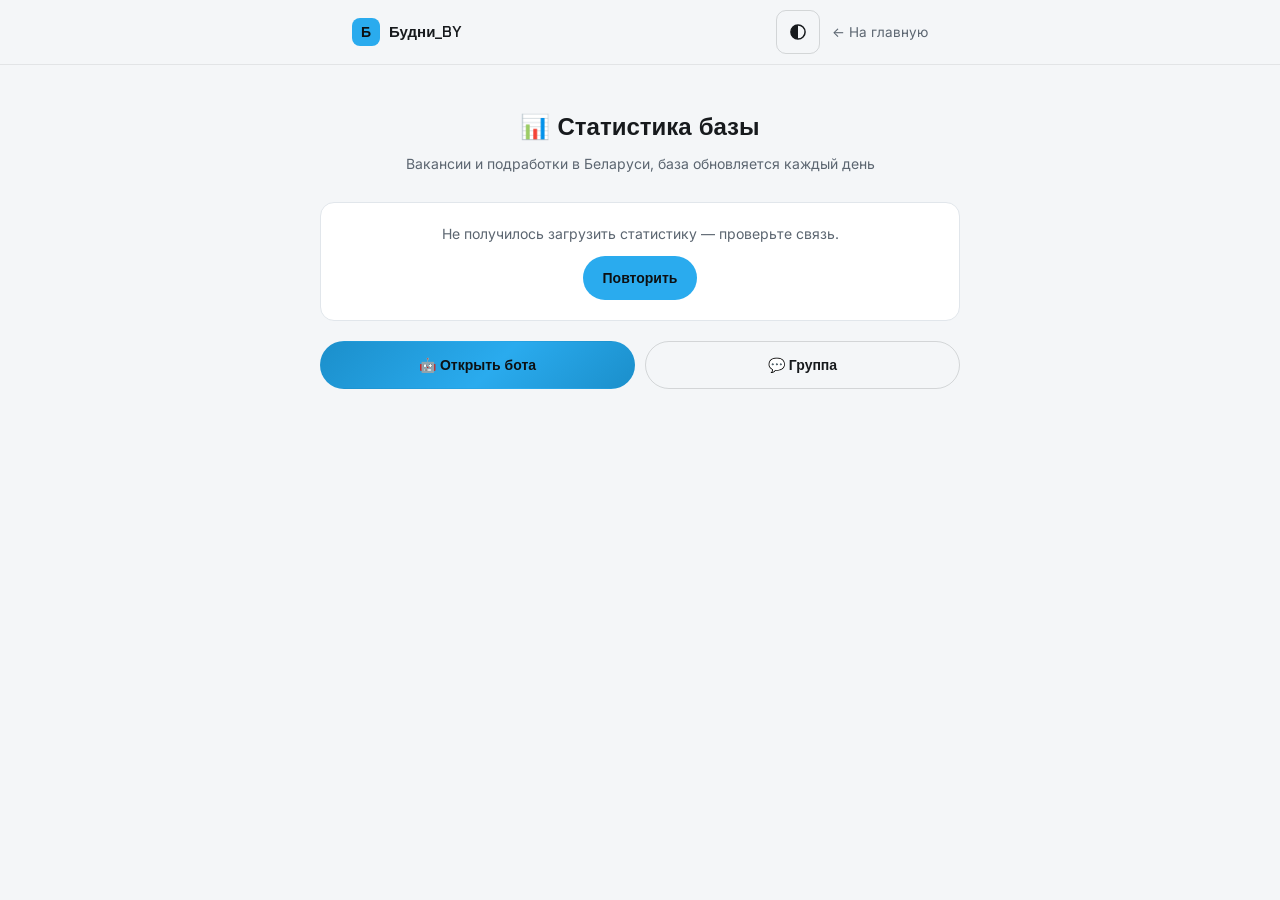
<file: site-draft/stats.html>
<!DOCTYPE html>
<!-- изменено 2026-09-21 17:40 -->
<html lang="ru">
<head>
<meta charset="UTF-8">
<meta name="viewport" content="width=device-width, initial-scale=1, viewport-fit=cover">
<title>Будни_BY — статистика</title>
<meta name="description" content="Сколько вакансий в базе Будни_BY, по сферам и по областям Беларуси.">
<meta name="robots" content="index, follow">
<link rel="canonical" href="https://budni-by.site/stats.html">

<meta property="og:type" content="website">
<meta property="og:site_name" content="Будни_BY">
<meta property="og:title" content="Будни_BY — статистика вакансий в Беларуси">
<meta property="og:description" content="Сколько вакансий в базе Будни_BY, по сферам и по областям Беларуси. Обновляется каждый день.">
<meta property="og:url" content="https://budni-by.site/stats.html">
<meta property="og:locale" content="ru_RU">
<meta name="twitter:card" content="summary_large_image">
<meta property="og:image" content="https://budni-by.site/og-image.png">
<meta property="og:image:type" content="image/png">
<meta property="og:image:width" content="1200">
<meta property="og:image:height" content="630">
<meta property="og:image:alt" content="Будни_BY — вакансии и подработка в Беларуси: Минск, Брест, Витебск, Гомель, Гродно, Могилёв">
<meta name="twitter:image" content="https://budni-by.site/og-image.png">

<script>
(function () {
  var saved = null;
  try { saved = localStorage.getItem('budni_site_theme'); } catch (e) {}
  var theme = (saved === 'light' || saved === 'dark') ? saved
    : (matchMedia('(prefers-color-scheme: light)').matches ? 'light' : 'dark');
  document.documentElement.setAttribute('data-theme', theme);
})();
</script>

<link rel="icon" href="data:image/svg+xml,%3Csvg xmlns='http://www.w3.org/2000/svg' viewBox='0 0 100 100'%3E%3Crect width='100' height='100' rx='22' fill='%232AABEE'/%3E%3Ctext x='50' y='68' font-size='58' text-anchor='middle' fill='white' font-family='sans-serif'%3E%D0%91%3C/text%3E%3C/svg%3E">

<link rel="preconnect" href="https://fonts.googleapis.com">
<link rel="preconnect" href="https://fonts.gstatic.com" crossorigin>
<link href="https://fonts.googleapis.com/css2?family=Chakra+Petch:wght@500;600;700&family=Inter:wght@400;500;600;700;800&family=JetBrains+Mono:wght@400;500;600;700&display=swap" rel="stylesheet">

<style>
  :root{
    --navy-950:#0d1012; --navy-900:#15191c; --navy-850:#1c2124; --navy-800:#1a1e22;
    --navy-700:#2a2f35; --navy-600:#3a414a;
    --blue-300:#8ad4f7; --blue-400:#5cc1f2; --blue-500:#2aabee; --blue-600:#1b8fcb;
    --ink-50:#eef1f2; --ink-300:#a7afb5; --ink-500:#7b838a;
    --on-accent:#0d1012;
    --header-bg:rgba(13,16,18,.85); --border-hair:rgba(255,255,255,.06); --border-soft:rgba(255,255,255,.16);
    --radius:14px; --maxw:640px; --ease:cubic-bezier(.16,.8,.28,1); --gutter:20px;
  }
  @media(min-width:640px){ :root{ --gutter:32px; } }

  :root[data-theme="light"]{
    --navy-950:#f4f6f8; --navy-900:#eef1f4; --navy-850:#e9edf1; --navy-800:#ffffff;
    --navy-700:#e1e6eb; --navy-600:#c9d0d7;
    --blue-300:#166f9e; --blue-400:#1b8fcb; --blue-500:#2aabee; --blue-600:#1b8fcb;
    --ink-50:#171a1d; --ink-300:#5b6570; --ink-500:#838c94;
    --header-bg:rgba(244,246,248,.85); --border-hair:rgba(13,16,18,.08); --border-soft:rgba(13,16,18,.14);
  }

  *{ box-sizing:border-box; margin:0; padding:0; }
  body{
    background:var(--navy-950); color:var(--ink-50);
    font-family:'Inter',sans-serif; font-size:16px; line-height:1.5;
    -webkit-font-smoothing:antialiased;
    transition:background .3s var(--ease), color .3s var(--ease);
  }
  a{ color:inherit; text-decoration:none; }
  .wrap{ max-width:var(--maxw); margin:0 auto; padding:0 var(--gutter); }
  h1,h2{ font-family:'Chakra Petch',sans-serif; }

  header{
    position:sticky; top:0; z-index:100; background:var(--header-bg); backdrop-filter:blur(10px);
    border-bottom:1px solid var(--border-hair);
  }
  .nav{ display:flex; align-items:center; justify-content:space-between; height:64px; gap:12px; }
  .brand{ display:flex; align-items:center; gap:9px; }
  .brand-mark{ width:28px; height:28px; flex:none; border-radius:8px; background:var(--blue-500); display:flex; align-items:center; justify-content:center; font-family:'Chakra Petch',sans-serif; font-weight:700; color:var(--on-accent); font-size:14px; }
  .brand-name{ font-family:'Chakra Petch',sans-serif; font-weight:600; font-size:15px; }
  .back{ font-size:13.5px; color:var(--ink-300); }
  .back:hover{ color:var(--blue-300); }
  .nav-right{ display:flex; align-items:center; gap:12px; }

  .content{ padding:36px 0 56px; }
  .hero{ text-align:center; padding:8px 0 28px; }
  .hero h1{ font-size:24px; font-weight:700; margin:0 0 8px; }
  .hero p{ color:var(--ink-300); font-size:14px; margin:0; line-height:1.5; }

  .total-tile{
    background:var(--navy-800); border:1px solid var(--navy-700); border-radius:var(--radius);
    padding:28px 20px; text-align:center; margin-bottom:16px;
  }
  .total-value{ font-family:'JetBrains Mono',monospace; font-size:44px; font-weight:700; color:var(--blue-300); line-height:1; }
  .total-label{ color:var(--ink-500); font-size:13px; margin-top:8px; }

  .section{
    background:var(--navy-800); border:1px solid var(--navy-700); border-radius:var(--radius);
    padding:18px 18px; margin-bottom:14px;
  }
  .section h2{
    font-size:12.5px; font-weight:600; text-transform:uppercase; letter-spacing:.1em;
    color:var(--blue-400); margin:0 0 10px; font-family:'JetBrains Mono',monospace;
  }

  .brow{ padding:9px 0; border-bottom:1px solid var(--navy-700); }
  .brow:last-child{ border-bottom:none; }
  .brow-top{ display:flex; justify-content:space-between; align-items:baseline; gap:10px; font-size:14px; }
  .brow-num{ font-family:'JetBrains Mono',monospace; color:var(--ink-300); white-space:nowrap; flex:none; font-size:13px; }
  .brow-dim .brow-top span:first-child{ color:var(--ink-500); }
  .bar{ height:4px; border-radius:2px; background:var(--navy-700); margin-top:7px; overflow:hidden; }
  .bar i{ display:block; height:100%; background:linear-gradient(90deg, var(--blue-400), var(--blue-500)); border-radius:2px; }

  .skel{ height:16px; border-radius:6px; background:var(--navy-700); margin:9px 0; animation:pulse 1.2s ease-in-out infinite; }
  @keyframes pulse{ 0%,100%{ opacity:.5; } 50%{ opacity:1; } }
  @media (prefers-reduced-motion: reduce){ .skel{ animation:none; } }

  .err{ text-align:center; padding:20px 12px; color:var(--ink-300); font-size:14px; }
  .err button{
    margin-top:12px; min-height:44px; padding:0 20px; border-radius:999px; border:none;
    background:var(--blue-500); color:var(--on-accent); font-family:'Chakra Petch',sans-serif; font-weight:600; font-size:14px;
  }

  .cta{ display:flex; gap:10px; margin:20px 0 6px; }
  .cta a{
    flex:1; min-height:48px; display:flex; align-items:center; justify-content:center; gap:8px;
    border-radius:999px; font-family:'Chakra Petch',sans-serif; font-weight:600; font-size:14px; border:1px solid transparent;
  }
  .cta a.primary{ background:linear-gradient(135deg, var(--blue-400), var(--blue-500) 55%, var(--blue-600)); color:var(--on-accent); }
  .cta a.ghost{ background:transparent; border-color:var(--border-soft); color:var(--ink-50); }

  .upd{ text-align:center; color:var(--ink-500); font-size:11px; margin:14px 0 4px; }
</style>
</head>
<body>

<header>
  <div class="wrap nav">
    <div class="brand"><span class="brand-mark">Б</span><span class="brand-name">Будни_BY</span></div>
    <div class="nav-right">
      <div id="themeMenu" style="width:44px;height:44px"></div>
      <a class="back" href="index.html">← На главную</a>
    </div>
  </div>
</header>

<div class="wrap content">

  <div class="hero">
    <h1>📊 Статистика базы</h1>
    <p>Вакансии и подработки в Беларуси, база обновляется каждый день</p>
  </div>

  <div id="view">
    <div class="total-tile">
      <div class="skel" style="width:60%;height:44px;margin:0 auto;"></div>
    </div>
    <div class="section">
      <div class="skel"></div><div class="skel"></div><div class="skel"></div>
    </div>
  </div>

  <div class="cta">
    <a class="primary" href="https://t.me/Budni_BY_Bot" target="_blank" rel="noopener">🤖 Открыть бота</a>
    <a class="ghost" href="https://t.me/Budni_BY_Group" target="_blank" rel="noopener">💬 Группа</a>
  </div>
  <div class="upd" id="upd"></div>

</div>

<script src="theme.js?v=20260921a"></script>
<script src="app.js?v=20260920a"></script>
<script>
function renderRows(obj) {
  var keys = Object.keys(obj || {}).filter(function (k) { return obj[k] > 0; })
    .sort(function (a, b) { return obj[b] - obj[a]; });
  if (!keys.length) return '<div class="brow-dim"><div class="brow-top"><span>Пока нет данных</span></div></div>';
  var max = obj[keys[0]] || 1;
  return keys.map(function (k) {
    return '<div class="brow"><div class="brow-top"><span>' + escapeHtml(k) + '</span>' +
      '<span class="brow-num">' + obj[k] + '</span></div>' +
      '<div class="bar"><i style="width:' + Math.round(obj[k] / max * 100) + '%"></i></div></div>';
  }).join('');
}

function renderError() {
  document.getElementById('view').innerHTML =
    '<div class="section err">Не получилось загрузить статистику — проверьте связь.' +
    '<br><button onclick="load()">Повторить</button></div>';
}

async function load() {
  document.getElementById('upd').textContent = '';
  try {
    var res = await apiCall({ action: 'public_stats' });
    if (!res || !res.ok) { renderError(); return; }
    var html =
      '<div class="total-tile"><div class="total-value">' + (res.total || 0) + '</div>' +
      '<div class="total-label">вакансий в базе</div></div>' +
      '<div class="section"><h2>По сферам</h2>' + renderRows(res.bySector) + '</div>' +
      '<div class="section"><h2>По областям Беларуси</h2>' + renderRows(res.byOblast) + '</div>';
    document.getElementById('view').innerHTML = html;
    document.getElementById('upd').textContent =
      'Обновлено ' + new Date().toLocaleTimeString('ru-RU', { hour: '2-digit', minute: '2-digit' });
  } catch (e) {
    renderError();
  }
}

load();

</script>
</body>
</html>
</file>
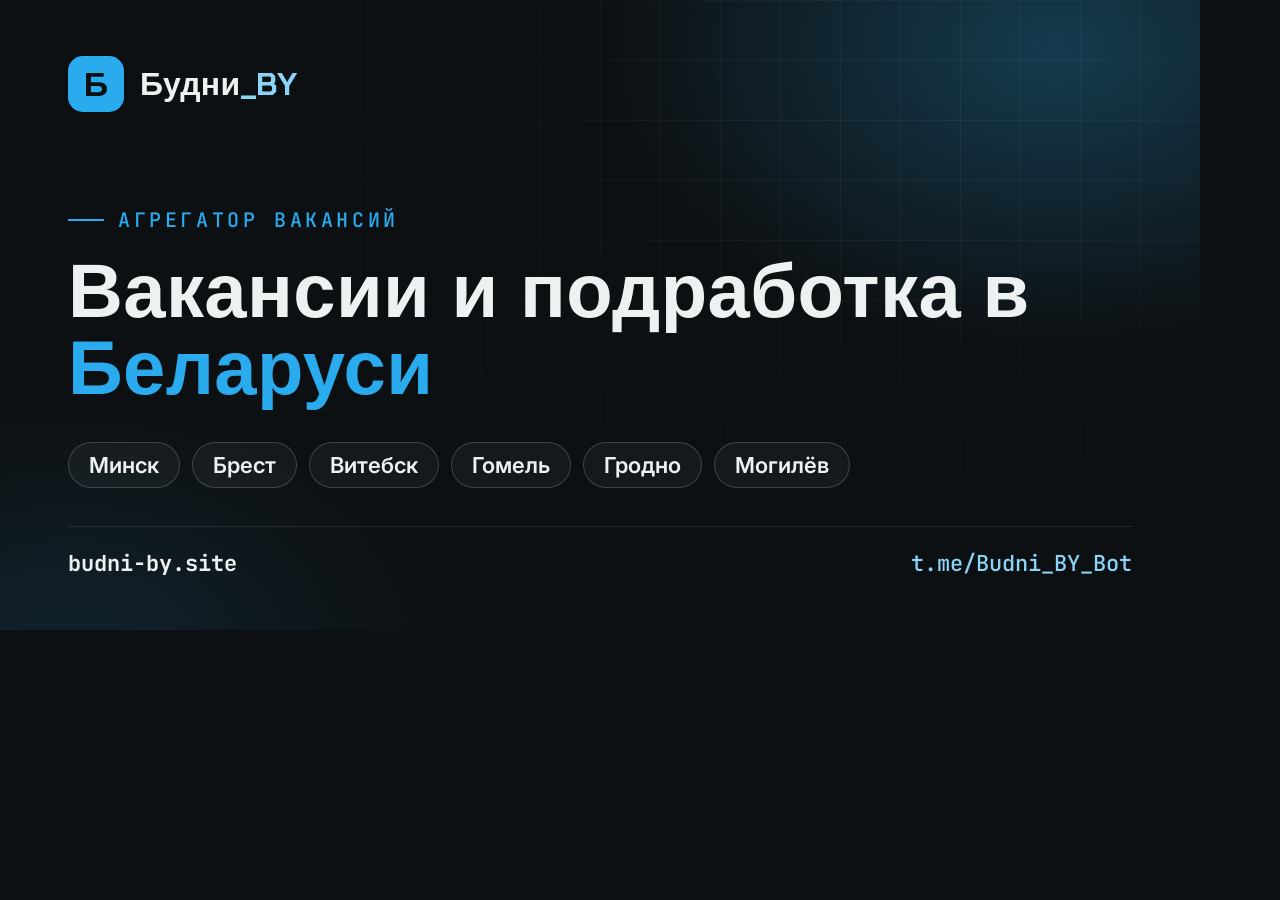
<file: site-draft/_og/og.html>
<!DOCTYPE html>
<!-- изменено 2026-09-21 16:40 -->
<!-- Исходник для og-image.png (1200×630). Рендер: см. _og/README.txt. Папка _og не публикуется GitHub Pages. -->
<html lang="ru">
<head>
<meta charset="UTF-8">
<title>og-image</title>
<link rel="preconnect" href="https://fonts.googleapis.com">
<link rel="preconnect" href="https://fonts.gstatic.com" crossorigin>
<link href="https://fonts.googleapis.com/css2?family=Chakra+Petch:wght@600;700&family=Inter:wght@500;600&family=JetBrains+Mono:wght@500;700&display=swap" rel="stylesheet">
<style>
  :root{
    --bg:#0d1012; --panel:#15191c; --line:rgba(255,255,255,.10);
    --blue:#2aabee; --blue-300:#8ad4f7; --ink:#eef1f2; --ink-2:#a7afb5; --ink-3:#7b838a;
  }
  *{ box-sizing:border-box; margin:0; padding:0; }
  html,body{ width:1200px; height:630px; background:var(--bg); overflow:hidden; }
  body{ position:relative; font-family:'Inter',sans-serif; color:var(--ink); }

  /* свечение акцента справа сверху + сетка-«чертёж» как в стиле студии */
  .glow{ position:absolute; inset:0;
    background:
      radial-gradient(640px 420px at 88% 8%, rgba(42,171,238,.28), transparent 70%),
      radial-gradient(520px 360px at 6% 104%, rgba(42,171,238,.12), transparent 70%); }
  .grid{ position:absolute; inset:0; opacity:.5;
    background-image:
      linear-gradient(var(--line) 1px, transparent 1px),
      linear-gradient(90deg, var(--line) 1px, transparent 1px);
    background-size:60px 60px;
    -webkit-mask-image:radial-gradient(ellipse 80% 90% at 75% 20%, #000 0%, transparent 75%);
            mask-image:radial-gradient(ellipse 80% 90% at 75% 20%, #000 0%, transparent 75%); }

  .frame{ position:absolute; inset:0; padding:56px 68px 52px; display:flex; flex-direction:column; }

  .brand{ display:flex; align-items:center; gap:16px; }
  .mark{ width:56px; height:56px; border-radius:15px; background:var(--blue); color:var(--bg);
    display:flex; align-items:center; justify-content:center;
    font-family:'Chakra Petch',sans-serif; font-weight:700; font-size:34px; }
  .name{ font-family:'Chakra Petch',sans-serif; font-weight:700; font-size:32px; letter-spacing:.01em; }
  .name b{ color:var(--blue-300); font-weight:700; }

  .eyebrow{ margin-top:auto; font-family:'JetBrains Mono',monospace; font-weight:500; font-size:20px;
    letter-spacing:.18em; text-transform:uppercase; color:var(--blue); display:flex; align-items:center; gap:14px; }
  .eyebrow::before{ content:""; width:36px; height:2px; background:var(--blue); }

  h1{ margin-top:20px; font-family:'Chakra Petch',sans-serif; font-weight:700; font-size:76px;
    line-height:1.02; letter-spacing:.005em; max-width:1070px; }
  h1 em{ font-style:normal; color:var(--blue); }

  .cities{ margin-top:34px; display:flex; gap:12px; flex-wrap:wrap; }
  .chip{ font-family:'Inter',sans-serif; font-weight:600; font-size:22px; color:var(--ink);
    padding:9px 20px; border-radius:999px; border:1px solid rgba(255,255,255,.18); background:rgba(255,255,255,.04); }

  .foot{ margin-top:38px; padding-top:22px; border-top:1px solid var(--line);
    display:flex; justify-content:space-between; align-items:center;
    font-family:'JetBrains Mono',monospace; font-weight:500; font-size:22px; color:var(--ink-2); }
  .foot .url{ color:var(--ink); font-weight:700; }
  .foot .tg{ color:var(--blue-300); }
</style>
</head>
<body>
  <div class="glow"></div>
  <div class="grid"></div>
  <div class="frame">
    <div class="brand">
      <div class="mark">Б</div>
      <div class="name">Будни<b>_BY</b></div>
    </div>

    <div class="eyebrow">агрегатор вакансий</div>
    <h1>Вакансии и подработка в <em>Беларуси</em></h1>

    <div class="cities">
      <span class="chip">Минск</span><span class="chip">Брест</span><span class="chip">Витебск</span>
      <span class="chip">Гомель</span><span class="chip">Гродно</span><span class="chip">Могилёв</span>
    </div>

    <div class="foot">
      <span class="url">budni-by.site</span>
      <span class="tg">t.me/Budni_BY_Bot</span>
    </div>
  </div>
</body>
</html>
</file>
<file: theme.css>
/* изменено 2026-09-30 23:50 */
/* ============================================================
   Будни_BY — общий дизайн-каркас (client.html + admin.html).
   Токены светлой/тёмной темы + компоненты, которые выглядят одинаково
   в обоих мини-аппах. Роль-специфичные стили — в client.css / admin.css.
   Раньше весь этот блок дублировался в двух HTML и расходился при правках.
   ============================================================ */

:root{
  --radius:14px; --radius-sm:10px;
  --safe-top: env(safe-area-inset-top, 0px);
  --safe-bottom: env(safe-area-inset-bottom, 0px);
}
:root[data-theme="dark"]{
  --bg:#111417; --surface:#1A1E22; --surface-2:#20252A; --surface-3:#262B31;
  --ink:#EDEFF0; --ink-soft:#8C949C; --ink-faint:#565D64;
  --accent:#2AABEE; --accent-dark:#1B8FCB; --accent-soft:rgba(42,171,238,.14);
  --ok:#38A89D; --ok-soft:rgba(56,168,157,.14);
  --gold:#D8B44C; --gold-soft:rgba(216,180,76,.14);
  --danger:#E5626A; --danger-soft:rgba(229,98,106,.12);
  --line:#2A2F35; --line-strong:#3A414A;
}
:root[data-theme="light"]{
  --bg:#F4F6F8; --surface:#FFFFFF; --surface-2:#EEF1F4; --surface-3:#E4E8EC;
  --ink:#171A1D; --ink-soft:#5B6570; --ink-faint:#98A1AA;
  --accent:#2AABEE; --accent-dark:#1B8FCB; --accent-soft:rgba(42,171,238,.12);
  --ok:#2E9B8F; --ok-soft:rgba(46,155,143,.12);
  --gold:#A9790E; --gold-soft:rgba(169,121,14,.10);
  --danger:#D6505A; --danger-soft:rgba(214,80,90,.10);
  --line:#E2E6EA; --line-strong:#CDD3D9;
}

*{ box-sizing:border-box; }
body{
  margin:0; background:var(--bg); color:var(--ink);
  font-family:'Inter',sans-serif; font-size:15px; line-height:1.4;
  padding-top:max(12px, var(--safe-top));
  padding-bottom:max(24px, calc(24px + var(--safe-bottom)));
  -webkit-tap-highlight-color:transparent;
  overscroll-behavior:none;
}
h1,h2,.label{ font-family:'Chakra Petch',sans-serif; }
.mono{ font-family:'JetBrains Mono',monospace; }
.hidden{ display:none !important; }
button{ cursor:pointer; touch-action:manipulation; }
/* видимый фокус для клавиатуры/скринридера (в Telegram на телефоне не мешает — только :focus-visible) */
:focus-visible{ outline:2px solid var(--accent); outline-offset:2px; }
.chip input:focus-visible + span{ outline:2px solid var(--accent); outline-offset:2px; }
.field > input:focus-visible, .field > textarea:focus-visible{ outline-offset:0; border-color:var(--accent); }
.phone-field:focus-within{ border-color:var(--accent); }
.phone-input:focus-visible{ outline:none; }

.content{ padding:0 16px; }

/* ---------- вкладки (общий вид; счётчики/sticky — в admin.css) ---------- */
.tabs{ display:flex; gap:6px; }
.tab{
  flex:1; min-height:44px; border-radius:var(--radius-sm);
  background:var(--surface-2); border:1px solid var(--line);
  color:var(--ink-soft); font-family:'Chakra Petch',sans-serif; font-weight:600; font-size:13px;
  display:flex; align-items:center; justify-content:center; gap:6px;
}
.tab.active{ background:var(--accent-soft); border-color:var(--accent); color:var(--accent); }

/* ---------- поля формы ---------- */
.field{ margin-bottom:14px; }
.field > label{
  display:block; font-family:'Chakra Petch',sans-serif; font-size:12px; color:var(--ink-soft);
  margin-bottom:6px; text-transform:uppercase; letter-spacing:.02em;
}
.field > input, .field > textarea{
  width:100%; min-height:44px; border-radius:var(--radius-sm); background:var(--surface-2);
  border:1px solid var(--line); color:var(--ink); padding:10px 12px; font-family:'Inter',sans-serif;
  font-size:15px;
}
.field > textarea{ min-height:88px; resize:vertical; }
.field > input[type=time], .field > input[type=date]{
  -webkit-appearance:none; appearance:none;
  box-sizing:border-box; min-width:0; width:100%; text-align:left;
  font-family:'JetBrains Mono',monospace;
}
.field > input[type=time]::-webkit-date-and-time-value,
.field > input[type=date]::-webkit-date-and-time-value{ text-align:left; margin:0; }
.field-hint{ margin-top:6px; font-size:12.5px; color:var(--danger); line-height:1.4; }
.lbl-soft{ text-transform:none; letter-spacing:0; color:var(--ink-faint); font-weight:400; }

/* ---------- chip-group (мультивыбор/сегменты) ---------- */
.chip-group{ display:flex; flex-wrap:wrap; gap:8px; }
.chip{ position:relative; }
.chip input{ position:absolute; opacity:0; pointer-events:none; }
.chip span{
  display:flex; align-items:center; min-height:44px; padding:0 14px; border-radius:20px;
  background:var(--surface-2); border:1px solid var(--line); color:var(--ink-soft); font-size:13px;
}
.chip input:checked + span{ background:var(--accent-soft); border-color:var(--accent); color:var(--accent); }

/* ---------- телефон +375 ---------- */
.phone-field{ display:flex; align-items:center; gap:8px; min-height:44px; background:var(--surface-2); border:1px solid var(--line); border-radius:var(--radius-sm); padding:0 12px; }
.phone-prefix{ font-family:'JetBrains Mono',monospace; font-weight:600; color:var(--ink-soft); flex:none; }
.phone-input{ flex:1; min-height:44px; border:none; background:transparent; color:var(--ink); font-family:'JetBrains Mono',monospace; font-size:16px; }
.phone-input:focus{ outline:none; }

/* ---------- бейджи ---------- */
.badge{
  font-size:11px; padding:3px 9px; border-radius:20px; background:var(--surface-2); color:var(--ink-soft);
  white-space:nowrap;
}
.badge-employer{ background:var(--ok-soft); color:var(--ok); }
.badge-count{ background:var(--accent-soft); color:var(--accent-dark); font-family:'JetBrains Mono',monospace; font-size:13px; font-weight:600; }

/* ---------- кнопки ---------- */
.btn-primary{
  width:100%; min-height:48px; border-radius:var(--radius); border:none;
  background:var(--accent); color:#fff; font-family:'Chakra Petch',sans-serif; font-weight:700; font-size:15px;
  display:flex; align-items:center; justify-content:center; gap:8px;
}
.btn-primary[disabled]{ opacity:.5; }

/* ---------- заголовок-разделитель секции ---------- */
.section-title{
  font-family:'Chakra Petch',sans-serif; font-size:13px; color:var(--ink-soft);
  text-transform:uppercase; letter-spacing:.02em; margin:20px 0 10px;
}
.divider{ height:1px; background:var(--line); margin:24px 0; }

/* ---------- пустое состояние ---------- */
.empty{ text-align:center; color:var(--ink-faint); padding:48px 16px; font-size:14px; }

/* ---------- success-panel ---------- */
.success-panel{ text-align:center; padding:48px 16px; }
.success-icon{
  width:64px; height:64px; border-radius:50%; background:var(--ok-soft); color:var(--ok);
  display:flex; align-items:center; justify-content:center; font-size:28px; margin:0 auto 16px;
}
.success-panel h2{ font-size:18px; margin:0 0 8px; }
.success-panel p{ color:var(--ink-soft); font-size:14px; margin:0 0 20px; }

/* ---------- кнопки в шапке ---------- */
.icon-btn-round{
  width:44px; height:44px; border-radius:50%; flex:none;
  background:var(--surface-2); border:1px solid var(--line); color:var(--ink-soft);
  display:flex; align-items:center; justify-content:center; font-size:16px;
}
.icon-btn-round svg{ width:21px; height:21px; display:block; }
/* переключатель темы: на тёмной горит солнце, на светлой — луна (без меню) */
.ico-sun{ color:#FFC94D; filter:drop-shadow(0 0 5px rgba(255,201,77,.85)) drop-shadow(0 0 12px rgba(255,201,77,.45)); }
.ico-moon{ color:#5B6FA8; }
:root[data-theme="dark"] .ico-moon{ display:none; }
:root[data-theme="light"] .ico-sun{ display:none; }
.icon-btn-round:active{ background:var(--surface-3); }
/* уважаем системную настройку «уменьшить движение» */
@media (prefers-reduced-motion: reduce){
  *, *::before, *::after{ animation-duration:.01ms !important; animation-iteration-count:1 !important; transition-duration:.01ms !important; }
}

/* ---------- спиннер ---------- */
.spinner{
  width:16px; height:16px; border-radius:50%; border:2px solid rgba(255,255,255,.4);
  border-top-color:#fff; animation:spin .6s linear infinite;
}
@keyframes spin{ to{ transform:rotate(360deg); } }
</file>
<file: client.css>
/* ============================================================
   Будни_BY — стили только client.html (мини-апп соискателя/работодателя).
   Общие токены и компоненты — в theme.css (грузится раньше).
   ============================================================ */

/* фикс. нижняя панель «Разместить вакансию» перекрывает контент —
   нужен запас снизу больше базового из theme.css */
body{ padding-bottom:max(100px, calc(40px + var(--safe-bottom))); }

/* шапка липкая и с фоном — чтобы строку с ☀️ не перекрывало и не терялось
   при прокрутке (частая жалоба в Telegram WebApp) */
.topbar{
  padding:8px 16px 12px; position:sticky; top:0; z-index:20;
  background:var(--bg);
}
.topbar-head{ display:flex; align-items:center; justify-content:space-between; gap:12px; min-height:40px; margin-bottom:12px; }
.topbar-head h1{ font-size:18px; font-weight:700; margin:0; }
.topbar-head .icon-btn-round{ width:40px; height:40px; }
.topbar-head .icon-btn-round svg{ width:20px; height:20px; }
.topbar .tab{ font-size:13px; }

/* ---------- подсказка «заполните анкету» над лентой ---------- */
.deck-nudge{
  display:flex; align-items:center; gap:8px; margin-bottom:10px;
  background:var(--accent-soft); border:1px solid var(--accent); border-radius:var(--radius-sm);
  padding:8px 10px;
}
.deck-nudge-t{ flex:1; font-size:12px; color:var(--accent); line-height:1.3; }
.deck-nudge-go{
  flex:none; min-height:32px; padding:0 12px; border:none; border-radius:8px;
  background:var(--accent); color:#fff; font-family:'Chakra Petch',sans-serif; font-weight:700; font-size:12px;
}
.deck-nudge-x{
  flex:none; width:28px; height:28px; border:none; border-radius:8px;
  background:transparent; color:var(--accent); font-size:13px;
}

/* ---------- фильтр ленты ---------- */
.filter-bar{ margin-bottom:10px; }
.filter-toggle{
  width:100%; min-height:44px; border-radius:var(--radius-sm);
  background:var(--surface-2); border:1px solid var(--line); color:var(--ink-soft);
  font-family:'Chakra Petch',sans-serif; font-weight:600; font-size:13px;
  display:flex; align-items:center; justify-content:center; gap:6px;
}
.filter-toggle.is-active{ background:var(--accent-soft); border-color:var(--accent); color:var(--accent); }
.filter-toggle .summary{ font-family:'Inter',sans-serif; font-weight:500; }
.filter-panel{
  background:var(--surface); border:1px solid var(--line); border-radius:var(--radius);
  padding:14px; margin-bottom:12px;
}
.filter-actions{ display:flex; gap:10px; margin-top:4px; }
.filter-actions button{
  flex:1; min-height:44px; border-radius:var(--radius-sm); border:none;
  font-family:'Chakra Petch',sans-serif; font-weight:700; font-size:14px;
}
.filter-actions .reset{ background:var(--surface-2); color:var(--ink-soft); }
.filter-actions .apply{ background:var(--accent); color:#fff; }

/* ---------- свайп-карточка ---------- */
.deck-wrap{ position:relative; min-height:420px; }
.card{
  position:absolute; inset:0;
  background:var(--surface); border:1px solid var(--line); border-radius:var(--radius);
  padding:18px; display:flex; flex-direction:column;
  touch-action:none; user-select:none; cursor:grab;
  will-change:transform;
}
.card-badges{ display:flex; gap:6px; flex-wrap:wrap; margin-bottom:10px; }
.card h2{ font-size:18px; margin:0 0 4px; font-family:'Chakra Petch',sans-serif; }
.card-company{ color:var(--ink-soft); font-size:13px; margin-bottom:10px; }
.card-body{
  flex:1; overflow-y:auto; white-space:pre-line; font-size:16px; line-height:1.5; color:var(--ink);
  border-top:1px solid var(--line); padding-top:10px;
}
.card-contact{
  margin-top:10px; padding-top:10px; border-top:1px solid var(--line);
  background:var(--ok-soft); border-radius:var(--radius-sm); padding:10px; display:none;
}
.card-contact.show{ display:block; }
.card-contact div{ font-family:'JetBrains Mono',monospace; font-size:15px; color:var(--ok); }

.swipe-tag{
  position:absolute; top:16px; font-family:'Chakra Petch',sans-serif; font-weight:700; font-size:18px;
  padding:4px 12px; border-radius:8px; border:2px solid; opacity:0; transform:rotate(-12deg);
}
.swipe-tag.like{ right:16px; color:var(--ok); border-color:var(--ok); }
.swipe-tag.skip{ left:16px; color:var(--danger); border-color:var(--danger); transform:rotate(12deg); }

.deck-actions{ display:flex; gap:12px; margin-top:14px; }
.round-btn{
  flex:1; min-height:52px; border-radius:var(--radius); border:none;
  font-family:'Chakra Petch',sans-serif; font-weight:700; font-size:15px;
  display:flex; align-items:center; justify-content:center; gap:8px;
}
.round-btn.skip{ background:var(--danger-soft); color:var(--danger); }
.round-btn.like{ background:var(--ok-soft); color:var(--ok); }
.round-btn.next{ background:var(--accent); color:#fff; }

.deck-wrap .empty{ padding:64px 16px; }

/* ---------- избранное (список) ---------- */
.fav-card{
  background:var(--surface); border:1px solid var(--line); border-radius:var(--radius);
  padding:14px; margin-bottom:12px;
}
.fav-head{ display:flex; justify-content:space-between; align-items:flex-start; gap:10px; }
.fav-headtext{ min-width:0; }
.fav-position{ font-weight:600; font-size:15px; }
.fav-meta{ color:var(--ink-soft); font-size:13px; margin-top:2px; }
.fav-x{
  flex:none; width:32px; height:32px; border:none; border-radius:var(--radius-sm);
  background:var(--surface-2); color:var(--ink-soft); font-size:13px;
}
.fav-x:active{ background:var(--danger-soft); color:var(--danger); }
.fav-contact{
  display:block; font-family:'JetBrains Mono',monospace; font-size:13px; color:var(--ok);
  margin-top:10px; text-decoration:none;
}
.fav-tel{
  background:var(--ok-soft); border-radius:var(--radius-sm); padding:8px 10px;
}
.fav-full{ max-height:0; overflow:hidden; transition:max-height .25s; }
.fav-full.open{ max-height:1200px; margin-top:10px; }
.fav-fulltext{
  white-space:pre-line; font-size:14px; line-height:1.5; color:var(--ink);
  border-top:1px solid var(--line); padding-top:10px;
}
.fav-share{
  margin-top:10px; width:100%; min-height:40px; border:none; border-radius:var(--radius-sm);
  background:var(--accent-soft); color:var(--accent);
  font-family:'Chakra Petch',sans-serif; font-weight:600; font-size:13px;
}

/* ---------- анкета соискателя / подсказка автоподстановки ---------- */
.hint{ color:var(--ok); font-size:12px; margin-top:6px; }
.profile-banner{
  background:var(--accent-soft); border:1px solid var(--accent); color:var(--accent);
  border-radius:var(--radius); padding:12px 14px; font-size:13px; margin-bottom:14px;
}
.profile-note{ color:var(--ink-faint); font-size:12px; margin:6px 0 0; }
.check-row{ display:flex; gap:10px; align-items:flex-start; font-size:13px; color:var(--ink-soft); margin-bottom:14px; }
.check-row input{ margin-top:2px; width:18px; height:18px; flex:none; }
.tab .dot{
  width:7px; height:7px; border-radius:50%; background:var(--accent); flex:none;
  display:inline-block;
}

/* карточка-сводка заполненной анкеты */
.psum{
  background:var(--surface); border:1px solid var(--line); border-radius:var(--radius);
  padding:16px; margin-bottom:16px;
}
.psum-name{ font-family:'Chakra Petch',sans-serif; font-size:17px; font-weight:700; }
.psum-row{ color:var(--ink-soft); font-size:13px; margin-top:6px; }
.psum-pub{ font-size:12px; margin-top:10px; color:var(--ok); }
.psum-pub.off{ color:var(--ink-faint); }
.psum-actions{ display:flex; gap:10px; margin-top:14px; }
.psum-actions button{
  flex:1; min-height:42px; border-radius:var(--radius-sm); border:none;
  font-family:'Chakra Petch',sans-serif; font-weight:600; font-size:13px;
}
.psum-edit{ background:var(--accent-soft); color:var(--accent); }
.psum-toggle{ background:var(--surface-2); color:var(--ink-soft); }
.psum-toggle[disabled]{ opacity:.5; }

/* ---------- мастер анкеты (оверлей поверх всего) ---------- */
.wizard{
  position:fixed; inset:0; z-index:100; background:var(--bg);
  display:flex; flex-direction:column;
  padding-top:max(10px, var(--safe-top));
}
.wizard-top{ display:flex; align-items:center; gap:12px; padding:8px 16px 14px; }
.wizard-nav{
  width:36px; height:36px; flex:none; border:none; border-radius:50%;
  background:var(--surface-2); color:var(--ink); font-size:16px;
}
.wizard-progress{ flex:1; height:4px; border-radius:2px; background:var(--surface-3); overflow:hidden; }
.wizard-progress > div{ height:100%; background:var(--accent); border-radius:2px; transition:width .25s; }
.wizard-step{ font-family:'JetBrains Mono',monospace; font-size:13px; color:var(--ink-soft); flex:none; }
.wizard-body{ flex:1; overflow-y:auto; padding:8px 16px 24px; }
.wizard-body h2{ font-size:23px; font-family:'Chakra Petch',sans-serif; margin:8px 0 6px; }
.wizard-body .wsub{ color:var(--ink-soft); font-size:14px; margin:0 0 22px; }
.wizard-foot{
  padding:12px 16px calc(12px + var(--safe-bottom));
  border-top:1px solid var(--line); background:var(--bg);
}

/* сетка крупных чипов-плиток для шага «направления» */
.chip-grid{ display:grid; grid-template-columns:1fr 1fr; gap:10px; }
.chip-grid .chip span{
  min-height:58px; justify-content:center; text-align:center;
  border-radius:var(--radius-sm); font-size:13px; padding:0 8px; line-height:1.25;
}

/* ---------- форма подачи вакансии ---------- */
.submit-bar{
  position:fixed; left:0; right:0; bottom:0; padding:12px 16px calc(12px + var(--safe-bottom));
  background:var(--bg); border-top:1px solid var(--line);
}

/* ---------- «Мои вакансии» (вверху вкладки «Разместить») ---------- */
.myvac-label{
  font-family:'Chakra Petch',sans-serif; font-size:12px; color:var(--ink-soft);
  text-transform:uppercase; letter-spacing:.02em; margin:0 0 10px;
}
.post-divider{ text-align:center; color:var(--ink-faint); font-size:12px; margin:18px 0 16px; }
.myvac-card{
  background:var(--surface); border:1px solid var(--line); border-radius:var(--radius);
  padding:14px; margin-bottom:10px;
}
.myvac-top{ display:flex; justify-content:space-between; gap:8px; align-items:flex-start; margin-bottom:4px; }
.myvac-position{ font-weight:600; font-size:15px; }
.myvac-badge{
  font-size:11px; padding:2px 9px; border-radius:20px; white-space:nowrap; flex:none;
  background:var(--surface-2); color:var(--ink-soft);
}
.myvac-badge.ok{ background:var(--ok-soft); color:var(--ok); }
.myvac-badge.danger{ background:var(--danger-soft); color:var(--danger); }
.myvac-meta{ color:var(--ink-soft); font-size:13px; margin-bottom:2px; }
.myvac-btn{
  margin-top:10px; width:100%; min-height:44px; border-radius:var(--radius-sm); border:none;
  font-family:'Chakra Petch',sans-serif; font-weight:600; font-size:13px;
  display:flex; align-items:center; justify-content:center; gap:6px;
}
.myvac-btn.danger{ background:var(--danger-soft); color:var(--danger); }
.myvac-btn.ok{ background:var(--ok-soft); color:var(--ok); }
.myvac-btn[disabled]{ opacity:.5; }
</file>
<file: admin/admin.css>
/* изменено 2026-10-07 15:00 */
/* ============================================================
   Будни_BY — стили страниц админки (admin*.html): хаб + подстраницы.
   Общие токены и компоненты — в theme.css (грузится раньше).
   ============================================================ */

/* дашборд — плотный нижний бар, запас под home-indicator (см. miniapp-style) */
body{ padding-bottom: max(100px, calc(40px + var(--safe-bottom))); }

/* ---------- пульт (admin.html) ---------- */

/* статус: две компактные плитки-переключателя в одну строку */
.status-row{ display:grid; grid-template-columns:1fr 1fr; gap:9px; margin-bottom:6px; }
.status-card{
  display:flex; align-items:center; gap:7px; text-align:left;
  padding:11px 10px; border-radius:var(--radius);
  background:var(--ok-soft); border:1px solid transparent;
  box-shadow:inset 0 0 0 1px var(--ok-soft); min-width:0;
}
.status-card:active{ filter:brightness(.97); }
.status-card.is-paused{ background:var(--danger-soft); }
.status-dot{
  width:8px; height:8px; border-radius:50%; background:var(--ok); flex:none;
  box-shadow:0 0 0 3px var(--ok-soft); animation:pulse 2s ease-in-out infinite;
}
.status-card.is-paused .status-dot{ background:var(--danger); box-shadow:0 0 0 3px var(--danger-soft); animation:none; }
.status-card.is-stale{ background:var(--surface-2); }
.status-card.is-stale .status-dot{ background:var(--ink-faint); box-shadow:0 0 0 3px var(--surface-3); animation:none; }
.status-card.is-stale .status-switch{ background:var(--ink-faint); }
@keyframes pulse{ 0%,100%{ box-shadow:0 0 0 2px var(--ok-soft); } 50%{ box-shadow:0 0 0 6px transparent; } }
.status-title{
  flex:1; min-width:0; font-family:'Chakra Petch',sans-serif; font-weight:700;
  font-size:15px; color:var(--ink); line-height:1.2; hyphens:none; overflow-wrap:normal;
}
.status-switch{
  flex:none; width:34px; height:20px; border-radius:999px; background:var(--ok);
  position:relative; transition:background .18s;
}
.status-switch i{
  position:absolute; top:3px; left:17px; width:14px; height:14px; border-radius:50%;
  background:#fff; transition:left .18s; box-shadow:0 1px 3px rgba(0,0,0,.25);
}
.status-card.is-paused .status-switch{ background:var(--surface-3); }
.status-card.is-paused .status-switch i{ left:3px; }

/* общая строка деталей под парой плиток */
.status-line{ font-size:14px; color:var(--ink-soft); line-height:1.4; padding:0 2px 12px; }
.status-line.warn{ color:var(--danger); font-weight:600; }

/* ---------- график динамики ---------- */
.chart-card{ padding:12px 12px 10px; }
.seg{ display:flex; gap:4px; margin-bottom:8px; }
.seg button{
  flex:1; min-height:34px; border:1px solid var(--line); border-radius:var(--radius-sm);
  background:var(--surface-2); color:var(--ink-soft);
  font-family:'Chakra Petch',sans-serif; font-weight:600; font-size:14px;
}
.seg button.is-on{ background:var(--accent); color:#fff; border-color:var(--accent); }
.seg-sm{ margin-bottom:12px; }
.seg-sm button{ min-height:30px; font-size:13px; }
.chart-area{ min-height:120px; }
.chart-svg{ width:100%; height:auto; display:block; overflow:visible; }
.chart-base{ stroke:var(--line-strong); stroke-width:1; }
.chart-avg{ stroke:var(--ink-faint); stroke-width:1; stroke-dasharray:3 3; }
.chart-svg .bar-a{ fill:var(--accent); }
.chart-svg .bar-b{ fill:var(--surface-3); }
.chart-svg.swipes .bar-a{ fill:var(--ok); }
.bar-val{ fill:var(--ink-soft); font-size:10px; text-anchor:middle; font-family:'JetBrains Mono',monospace; }
.bar-lbl{ fill:var(--ink-faint); font-size:10px; text-anchor:middle; font-family:'JetBrains Mono',monospace; }
.chart-legend{ display:flex; flex-wrap:wrap; gap:20px; margin-top:10px; font-size:15px; color:var(--ink-soft); }
.chart-legend .lg{ display:flex; align-items:center; gap:8px; }
.chart-legend .lg::before{ content:''; width:10px; height:10px; border-radius:2px; display:inline-block; margin:0 2px; }
.chart-legend .lg-a::before{ background:var(--ok); }
.chart-legend .lg-b::before{ background:var(--surface-3); }

/* ---------- линейный график «Аудитория» (бот/канал/группа) ---------- */
.chart-svg.audience polyline{ fill:none; stroke-width:1.6; stroke-linejoin:round; stroke-linecap:round; }
.chart-svg.audience .line-a{ stroke:var(--accent); }
.chart-svg.audience .line-b{ stroke:var(--ok); }
.chart-svg.audience .line-c{ stroke:var(--gold); }
.chart-svg.audience .line-a-dot{ fill:var(--accent); }
.chart-svg.audience .line-b-dot{ fill:var(--ok); }
.chart-svg.audience .line-c-dot{ fill:var(--gold); }
.chart-legend .line-a::before{ background:var(--accent); }
.chart-legend .line-b::before{ background:var(--ok); }
.chart-legend .line-c::before{ background:var(--gold); }

/* ---------- сворачиваемый список (сферы / каналы / города / свайпы) ---------- */
.st-note{
  font-family:'Inter',sans-serif; font-weight:400; font-size:13px;
  color:var(--ink-faint); text-transform:none; letter-spacing:0;
}
.list-tail.hidden{ display:none !important; }
.list-more{
  display:block; width:100%; text-align:center; background:none; border:none;
  border-top:1px solid var(--line); margin-top:6px; padding:10px 0 2px;
  color:var(--accent); font-family:'Chakra Petch',sans-serif; font-weight:600; font-size:14px;
}

/* вложенная группа (напр. «Минский район», разворачивается в своём же ряду) */
.brow-toggle{
  display:block; width:100%; background:none; border:none; padding:10px 0;
  border-bottom:1px solid var(--line); text-align:left; font:inherit; color:inherit;
  -webkit-appearance:none; appearance:none;
}
.brow-group .list-tail{ padding-left:14px; }
.brow-sub{ padding:8px 0; border-bottom:1px solid var(--line); }
.brow-sub:last-child{ border-bottom:none; }
.brow-sub .brow-top{ font-size:15px; color:var(--ink-soft); }

/* строка города/канала, кликабельная — открывает шторку со списком вакансий */
.brow-city, .brow-channel{ cursor:pointer; margin:0 -4px; padding-left:4px; padding-right:4px; border-radius:8px; }
.brow-city:active, .brow-channel:active{ background:var(--surface-2); }

/* ---------- шторка (список вакансий по городу) ---------- */
.sheet-backdrop{
  position:fixed; inset:0; background:rgba(0,0,0,.5); z-index:40;
  opacity:0; visibility:hidden; transition:opacity .2s;
}
.sheet-backdrop.open{ opacity:1; visibility:visible; }
.sheet{
  position:fixed; left:0; right:0; bottom:0; z-index:41;
  background:var(--surface); border-radius:16px 16px 0 0;
  max-height:80vh; overflow-y:auto; -webkit-overflow-scrolling:touch;
  padding:14px 16px calc(16px + var(--safe-bottom));
  transform:translateY(110%); opacity:0; visibility:hidden;
  transition:transform .25s, opacity .25s;
}
.sheet.open{ transform:translateY(0); opacity:1; visibility:visible; }
.sheet-head{ display:flex; justify-content:space-between; align-items:center; margin-bottom:10px; }
.sheet-title{ font-family:'Chakra Petch',sans-serif; font-weight:600; font-size:18px; }
.sheet-close{
  width:44px; height:44px; border-radius:50%; background:var(--surface-2); border:none;
  color:var(--ink-soft); font-size:20px; flex:none;
}
.sheet .qcard{ margin-bottom:8px; }
.qcard-open{ cursor:pointer; }
.qcard-open:active{ background:var(--surface-2); }
.sheet .qcard:last-child{ margin-bottom:0; }

/* навигация в разделы */
.nav-row{ display:grid; grid-template-columns:1fr 1fr; gap:10px; margin:4px 0 6px; }
.nav-tile{
  position:relative; display:flex; flex-direction:column; gap:2px;
  background:var(--surface); border:1px solid var(--line); border-radius:var(--radius);
  padding:14px 14px 12px; text-decoration:none; color:inherit;
}
.nav-tile:active{ background:var(--surface-2); }
.nav-n{ font-size:25px; font-weight:600; color:var(--ink); }
.nav-l{ font-size:15px; color:var(--ink-soft); display:flex; align-items:center; gap:6px; }
.nav-arrow{ position:absolute; right:12px; top:12px; color:var(--ink-faint); font-size:18px; }
.nav-badge{
  font-family:'JetBrains Mono',monospace; font-size:13px; font-weight:700;
  background:var(--accent); color:#fff; border-radius:999px; padding:1px 6px; line-height:1.5;
}

/* строка-показатель с полоской */
.brow{ padding:10px 0; border-bottom:1px solid var(--line); }
.brow:last-child{ border-bottom:none; }
.brow-top{ display:flex; justify-content:space-between; align-items:baseline; gap:10px; font-size:16px; }
.brow-num{ color:var(--ink-soft); white-space:nowrap; flex:none; font-size:15px; }
.brow-num .dim{ color:var(--ink-faint); }
.bar{ height:4px; border-radius:2px; background:var(--surface-3); margin-top:7px; overflow:hidden; }
.bar i{ display:block; height:100%; background:var(--accent); border-radius:2px; }
.bar.bar-like i{ background:var(--ok); }
.brow-total{ border-top:2px solid var(--line-strong); margin-top:2px; padding-top:12px; font-weight:700; }
.brow-total .brow-num{ color:var(--ink); }

/* полоса лайков */
.likebar{ height:8px; border-radius:999px; background:var(--danger-soft); overflow:hidden; }
.likebar-like{ display:block; height:100%; background:var(--ok); border-radius:999px; }

.wide-btn{ width:100%; margin:4px 0 8px; }

details.more{ margin:8px 0 0; }
details.more > summary{
  list-style:none; cursor:pointer; color:var(--accent); font-size:15px;
  font-family:'Chakra Petch',sans-serif; font-weight:600; padding:10px 0;
}
details.more > summary::-webkit-details-marker{ display:none; }
details.more[open] > summary{ color:var(--ink-soft); }

/* ---------- шапка подстраницы ---------- */
.subbar{
  display:flex; align-items:center; gap:10px; padding:8px 16px 14px;
  position:sticky; top:0; z-index:20; background:var(--bg);
}
.subbar .back{
  flex:none; color:var(--accent); text-decoration:none; font-size:16px;
  font-family:'Chakra Petch',sans-serif; font-weight:600;
  min-height:40px; display:flex; align-items:center;
}
.subbar h1{ flex:1; font-size:19px; font-weight:700; margin:0; }
.subbar .count:empty{ display:none; }   /* нет числа — не показывать пустой овал */
.subbar .count{
  font-family:'JetBrains Mono',monospace; font-size:14px;
  background:var(--surface-3); border-radius:20px; padding:1px 7px; color:var(--ink-soft);
}

/* ---------- шапка ---------- */
.topbar{
  padding:8px 16px 14px; position:relative;
}
.topbar-head{
  display:flex; align-items:center; justify-content:space-between; gap:12px;
}
.topbar h1{ font-size:20px; font-weight:700; margin:0; min-width:0; overflow:hidden; text-overflow:ellipsis; white-space:nowrap; }

/* ---------- вкладки со счётчиками, sticky ---------- */
.tabs{
  padding:0 16px 16px; gap:4px; position:sticky; top:0; z-index:5; background:var(--bg);
}
.tab{ font-size:14px; padding:0 4px; }
.tab .count{
  font-family:'JetBrains Mono',monospace; font-size:13px;
  background:var(--surface-3); border-radius:20px; padding:1px 6px;
}
.tab.active .count{ background:var(--accent); color:#fff; }

/* ---------- карточка / панель-контейнер ---------- */
.card{
  background:var(--surface); border:1px solid var(--line); border-radius:var(--radius);
  padding:14px; margin-bottom:12px;
}
.card-top{ display:flex; justify-content:space-between; gap:8px; margin-bottom:6px; }
.card-position{ font-weight:600; font-size:17px; }
.card-sector{
  font-size:13px; color:var(--ink-soft); background:var(--surface-2);
  border-radius:20px; padding:2px 8px; white-space:nowrap; flex:none;
}
.card-meta{ color:var(--ink-soft); font-size:15px; margin-bottom:8px; }
.card-reason{
  background:var(--danger-soft); color:var(--danger); border-radius:var(--radius-sm);
  padding:8px 10px; font-size:15px; margin-bottom:10px;
}
.card-text{
  color:var(--ink-soft); font-size:15px; white-space:pre-line;
  max-height:0; overflow:hidden; transition:max-height .2s;
}
.card-text.open{ max-height:400px; margin-bottom:10px; }
.card-toggle{
  color:var(--accent); font-size:15px; background:none; border:none; padding:0 0 10px; text-align:left;
}
.card-actions{ display:flex; gap:8px; }
.btn{
  flex:1; min-height:44px; border-radius:var(--radius-sm); border:none;
  font-family:'Chakra Petch',sans-serif; font-weight:600; font-size:16px;
  display:flex; align-items:center; justify-content:center; gap:6px;
}
.btn-approve{ background:var(--ok-soft); color:var(--ok); }
.btn-approve:active{ background:var(--ok); color:#fff; }
.btn-reject{ background:var(--danger-soft); color:var(--danger); }
.btn-reject:active{ background:var(--danger); color:#fff; }
.btn[disabled]{ opacity:.5; }

/* ---------- статистика ---------- */
.stat-grid{ display:grid; grid-template-columns:1fr 1fr; gap:10px; margin-bottom:16px; }
.stat-tile{
  background:var(--surface); border:1px solid var(--line); border-radius:var(--radius);
  padding:14px;
}
.stat-value{ font-family:'JetBrains Mono',monospace; font-size:26px; font-weight:600; }
.stat-label{ color:var(--ink-soft); font-size:14px; margin-top:2px; line-height:1.3; hyphens:none; overflow-wrap:normal; }
/* «из них живых: 9 400» под «всего в базе» — то же число, что на заставке мини-аппа (2026-10-01) */
.stat-sub{ color:var(--ink); font-size:14px; font-weight:600; margin-top:4px; line-height:1.3; }
.stat-sub:empty{ display:none; }

.sector-row{
  display:flex; justify-content:space-between; align-items:center; gap:10px;
  padding:10px 0; border-bottom:1px solid var(--line); font-size:16px;
}
.sector-row:last-child{ border-bottom:none; }
.sector-count{ font-family:'JetBrains Mono',monospace; color:var(--ink-soft); white-space:nowrap; flex:none; }
.sector-count .dim{ color:var(--ink-faint); }
.sector-head{ font-size:13px; color:var(--ink-faint); text-transform:uppercase; letter-spacing:.02em; padding:4px 0; }
.sector-head .sector-count{ font-family:'Chakra Petch',sans-serif; }
.sector-total{ font-weight:700; border-top:2px solid var(--line-strong); }
.sector-total .sector-count{ color:var(--ink); }

/* ---------- вкладка «Очередь» ---------- */

/* блок «На проверке» — подозрительные вакансии над очередью */
.review-box{
  border:1px solid var(--danger-soft); background:var(--danger-soft);
  border-radius:var(--radius); padding:12px; margin-bottom:18px;
}
.review-box .qcard{ margin-bottom:8px; }
.review-box .qcard:last-child{ margin-bottom:0; }
.rv-text{
  white-space:pre-wrap; font-family:'Inter',sans-serif; font-size:14px;
  color:var(--ink-soft); margin:8px 0 0; max-height:280px; overflow:auto;
}

.qcard{
  background:var(--surface); border:1px solid var(--line); border-radius:var(--radius);
  padding:12px 14px; margin-bottom:10px;
}
.qtop{ display:flex; justify-content:space-between; align-items:flex-start; gap:8px; }
.qpos{ font-weight:600; font-size:16px; }
.qmeta{ color:var(--ink-soft); font-size:14px; margin-top:2px; }
.qmeta2{ display:flex; gap:6px; flex-wrap:wrap; margin-top:8px; }
.qtoggle{ color:var(--accent); font-size:14px; background:none; border:none; padding:8px 0 0; }
.qdetail{ max-height:0; overflow:hidden; transition:max-height .2s; }
.qdetail.open{ max-height:600px; margin-top:8px; }
.qtext{
  width:100%; min-height:120px; border-radius:var(--radius-sm); background:var(--surface-2);
  border:1px solid var(--line); color:var(--ink); padding:8px 10px; font-family:'Inter',sans-serif;
  font-size:15px; line-height:1.4; resize:vertical;
}
.qrow{ display:flex; gap:6px; margin-top:8px; }
.qsel{
  flex:1; min-height:38px; border-radius:var(--radius-sm); background:var(--surface-2);
  border:1px solid var(--line); color:var(--ink); font-size:15px; padding:0 8px;
}
.qactions{ display:flex; gap:6px; margin-top:10px; }
.qbtn{
  flex:1; min-height:38px; border:none; border-radius:var(--radius-sm);
  background:var(--surface-2); color:var(--ink-soft);
  font-family:'Chakra Petch',sans-serif; font-weight:600; font-size:14px;
}
.qbtn.ok{ background:var(--ok-soft); color:var(--ok); }
.qbtn.danger{ background:var(--danger-soft); color:var(--danger); }
.qbtn[disabled]{ opacity:.5; }
.qdetail .qbtn{ flex:none; width:100%; margin-top:8px; min-height:40px; }
.src-link{
  display:inline-block; margin-top:8px; font-size:14px; color:var(--accent);
  text-decoration:none;
}
.src-link:active{ opacity:.7; }

/* темп публикации */
.rate-note{ margin:0 0 12px; color:var(--ink-soft); font-size:15px; line-height:1.4; }
.rate-row{ display:flex; gap:6px; }
.rate-opt{
  flex:1; min-height:44px; border:1px solid var(--line); border-radius:var(--radius-sm);
  background:var(--surface-2); color:var(--ink-soft);
  font-family:'JetBrains Mono',monospace; font-weight:700; font-size:17px;
}
.rate-opt.is-on{ background:var(--accent); color:#fff; border-color:var(--accent); }
.rate-opt[disabled]{ opacity:.5; }

/* ---------- экран токена ---------- */
.gate{
  min-height:100vh; display:flex; flex-direction:column; justify-content:center;
  padding:24px; gap:12px;
}
.gate h1{ font-size:22px; margin:0 0 4px; }
.gate p{ color:var(--ink-soft); font-size:15px; line-height:1.5; margin:0 0 12px; }
.gate code{ font-family:'JetBrains Mono',monospace; font-size:14px; background:var(--surface-3); padding:1px 5px; border-radius:5px; }
.gate input{
  min-height:44px; border-radius:var(--radius-sm); background:var(--surface-2);
  border:1px solid var(--line); color:var(--ink); padding:0 12px; font-family:'JetBrains Mono',monospace;
  font-size:16px;
}
.gate .btn{ background:var(--accent); color:#fff; flex:none; min-height:48px; }  /* не растягиваться на весь экран входа */
.gate .btn:active{ background:var(--accent-dark); }

/* ---------- источники ---------- */
.field > label{ font-size:13px; }
.badge-viber{ background:var(--danger-soft); color:var(--danger); }
.src-row{
  display:flex; align-items:center; justify-content:space-between; gap:8px;
  padding:10px 0; border-bottom:1px solid var(--line);
}
.src-row:last-child{ border-bottom:none; }
.src-info{ min-width:0; }
.src-link{ font-size:15px; word-break:break-all; }
.src-meta{ display:flex; gap:6px; align-items:center; flex-wrap:wrap; margin-top:2px; }
.src-uname{ font-family:'JetBrains Mono',monospace; font-size:14px; color:var(--accent); }
.src-actions{ display:flex; gap:6px; flex:none; }
.icon-btn{
  min-width:36px; min-height:36px; border-radius:var(--radius-sm); border:none;
  display:flex; align-items:center; justify-content:center; font-size:16px;
}

/* ---------- шрифт крупнее во всём пульте (Денис, 2026-09-30: «мелковат, плохо читать») ----------
   Общие компоненты из ../theme.css поднимаем только здесь — мини-апп соискателя не трогаем. */
body{ font-size:17px; }
.field > label{ font-size:14px; }
.badge{ font-size:13px; }
.badge-count{ font-size:15px; }
.section-title{ font-size:15px; }
.empty{ font-size:16px; }
.field-hint{ font-size:14px; }

/* ---------- рассылка в группы (admin-broadcast.html) ---------- */
.bc-status{ grid-template-columns:1fr; }
.bc-status .status-card{ padding:14px 12px; min-height:48px; }
.bc-note{ color:var(--ink-faint); font-size:14px; line-height:1.4; margin:8px 0 4px; }
.bc-row{ align-items:flex-start; }
.bc-title{ font-weight:600; font-size:16px; line-height:1.3; }
.bc-when{ font-size:14px; color:var(--ink-soft); }
.bc-err{ font-size:14px; color:var(--danger); margin-top:3px; word-break:break-word; }
.bc-ibtn{ min-width:44px; min-height:44px; background:var(--surface-2); color:var(--ink); }
.bc-ibtn[disabled]{ opacity:.5; }
.bc-lbl{ font-size:14px; color:var(--ink-soft); margin:2px 0 6px; }
.bc-lbl ~ .seg{ margin-bottom:14px; }
.bc-hours{ display:flex; gap:8px; align-items:center; }
.bc-hours label{ display:flex; align-items:center; gap:6px; font-size:15px; color:var(--ink-soft); }
.bc-hours input{
  width:64px; min-height:44px; border-radius:var(--radius-sm); border:1px solid var(--line);
  background:var(--surface-2); color:var(--ink); font-size:17px; text-align:center;
  font-family:'JetBrains Mono',monospace;
}
.bc-hours .qbtn{ min-height:44px; }
.bc-sectors{ display:flex; flex-wrap:wrap; gap:6px; margin:4px 0 12px; }
.bc-off{ opacity:.45; }
.bc-preview{
  margin-top:10px; padding:10px 12px; border-radius:var(--radius-sm); background:var(--surface-2);
  white-space:pre-line; font-size:15px; line-height:1.45;
}
.bc-log{ display:flex; gap:10px; padding:8px 0; border-bottom:1px solid var(--line); }
.bc-log:last-child{ border-bottom:none; }
.bc-log-ic{ flex:none; width:18px; font-weight:700; }
.bc-log-body{ min-width:0; font-size:15px; word-break:break-word; }
.bc-log-sub{ color:var(--ink-soft); font-size:14px; }

/* ---------- «Источники»: сводка, группы по номерам, публикации (2026-10-05) ---------- */
.sstats{ display:grid; grid-template-columns:1fr 1fr; gap:10px; margin-bottom:14px; }
.stile{
  background:var(--surface); border:1px solid var(--line); border-radius:var(--radius);
  padding:12px 14px; display:flex; flex-direction:column; gap:2px; min-width:0;
}
.stile b{ font-family:'JetBrains Mono',monospace; font-size:26px; line-height:1.15; font-weight:700; }
.stile span{ font-size:14px; color:var(--ink-soft); line-height:1.25; }
button.stile{ font:inherit; color:inherit; text-align:left; width:100%; cursor:pointer; }
.stile.is-ok b{ color:var(--ok); }
.stile.is-bad{ background:var(--danger-soft); border-color:transparent; }
.stile.is-bad b{ color:var(--danger); }

.sdot{ width:10px; height:10px; border-radius:50%; background:var(--line-strong); flex:none; }
.sdot.ok{ background:var(--ok); box-shadow:0 0 0 3px var(--ok-soft); }
.sdot.bad{ background:var(--danger); box-shadow:0 0 0 3px var(--danger-soft); }
.txt-danger{ color:var(--danger); font-weight:600; }
.chev{ width:20px; height:20px; flex:none; color:var(--ink-faint); transition:transform 180ms ease; }
[aria-expanded="false"] > .chev{ transform:rotate(-90deg); }

.sblock{ background:var(--surface); border:1px solid var(--line); border-radius:var(--radius); margin-bottom:14px; overflow:hidden; }
.sblock-head{
  width:100%; min-height:48px; display:flex; align-items:center; justify-content:space-between; gap:10px;
  padding:0 14px; background:transparent; border:none; color:var(--ink); text-align:left;
  font-family:'Chakra Petch',sans-serif; font-weight:600; font-size:16px; -webkit-tap-highlight-color:transparent;
}
.sblock-head:active{ background:var(--surface-2); }
.sblock-body{ border-top:1px solid var(--line); }

.pub{ padding:12px 14px; border-bottom:1px solid var(--line); }
.pub:last-child{ border-bottom:none; }
.pub-top{ display:flex; align-items:center; gap:10px; }
.pub-from{ flex:1; min-width:0; font-weight:600; font-size:16px; overflow-wrap:break-word; }
.pub-state{ font-size:14px; font-weight:600; color:var(--ok); flex:none; }
.pub.is-off .pub-state{ color:var(--ink-faint); }
.pub.is-off .pub-from, .pub.is-off .pub-what{ opacity:.65; }
.pub-what{ font-size:15px; color:var(--ink-soft); margin:3px 0 0 20px; overflow-wrap:break-word; }
.pub-to{ display:flex; flex-wrap:wrap; gap:6px; margin:8px 0 0 20px; }
.pub-note{ font-size:14px; color:var(--ink-faint); margin:6px 0 0 20px; }
.pill{
  font-size:14px; padding:4px 10px; border-radius:20px; background:var(--surface-2); color:var(--ink-soft);
  line-height:1.3; max-width:100%;
}
.pill em{ font-style:normal; font-weight:600; }
.pill-ok{ background:var(--ok-soft); color:var(--ok); }
.pill-no_access, .pill-error{ background:var(--danger-soft); color:var(--danger); }
.pill-slowmode{ background:var(--accent-soft); color:var(--accent-dark); }

.stoolbar{ display:flex; flex-direction:column; gap:10px; margin:6px 0 6px; }
.stoolbar input[type=search]{
  width:100%; min-height:44px; border-radius:var(--radius-sm); background:var(--surface-2);
  border:1px solid var(--line); color:var(--ink); padding:10px 14px; font-family:'Inter',sans-serif; font-size:16px;
  -webkit-appearance:none; appearance:none;
}
.stoolbar input[type=search]:focus{ outline:none; border-color:var(--accent); }
.seg{ display:flex; background:var(--surface-2); border-radius:var(--radius-sm); padding:4px; gap:4px; }
.seg-btn{
  flex:1; min-height:44px; border:none; background:transparent; color:var(--ink-soft); border-radius:calc(var(--radius-sm) - 2px);
  font-family:'Inter',sans-serif; font-weight:600; font-size:15px; -webkit-tap-highlight-color:transparent;
}
.seg-btn.active{ background:var(--surface); color:var(--ink); box-shadow:0 1px 3px rgba(0,0,0,.18); }
.slegend{ text-align:right; font-size:13px; color:var(--ink-faint); margin:2px 4px 6px; }
.slegend i{ font-style:normal; color:var(--accent); }

.sgroup{ background:var(--surface); border:1px solid var(--line); border-radius:var(--radius); margin-bottom:14px; overflow:hidden; }
.sgroup-head{
  width:100%; min-height:60px; display:flex; align-items:center; gap:12px; padding:10px 14px;
  background:var(--surface-2); border:none; color:var(--ink); text-align:left; -webkit-tap-highlight-color:transparent;
}
.sgroup-head:active{ background:var(--surface-3); }
.sgroup-text{ flex:1; min-width:0; display:flex; flex-direction:column; gap:2px; }
.sgroup-title{ font-family:'JetBrains Mono',monospace; font-weight:600; font-size:15px; overflow-wrap:break-word; }
.sgroup-sub{ font-size:14px; color:var(--ink-soft); }

.srow{ border-top:1px solid var(--line); }
.srow-main{
  width:100%; min-height:60px; display:flex; align-items:center; gap:12px; padding:10px 14px;
  background:transparent; border:none; color:var(--ink); text-align:left; -webkit-tap-highlight-color:transparent;
}
.srow-main:not(.srow-static):active{ background:var(--surface-2); }
.srow .sdot{ background:var(--line-strong); }
.srow.is-live .sdot{ background:var(--ok); }
.srow.is-silent .sdot{ background:var(--danger); box-shadow:0 0 0 3px var(--danger-soft); }
.srow.is-silent{ background:var(--danger-soft); }
.srow-text{ flex:1; min-width:0; display:flex; flex-direction:column; gap:2px; }
.srow-title{ font-size:17px; font-weight:600; line-height:1.25; overflow-wrap:break-word; word-break:normal; }
.srow-sub{ font-size:14px; color:var(--ink-soft); overflow-wrap:break-word; }
.srow-blocked{ font-size:14px; font-weight:600; color:var(--danger); margin:6px 0; }
.srow-warn{ font-size:14px; font-weight:600; color:var(--danger); }
.srow-num{ flex:none; display:flex; flex-direction:column; align-items:flex-end; font-family:'JetBrains Mono',monospace; line-height:1.2; }
.srow-num b{ font-size:17px; font-weight:700; }
.srow-num i{ font-style:normal; font-size:14px; color:var(--ok); }
.srow:not(.is-live) .srow-num i{ color:var(--ink-faint); }
.srow.is-silent .srow-num i{ color:var(--danger); font-weight:600; }
.srow-more{ padding:0 14px 14px 36px; }
.srow-link{ font-size:14px; color:var(--ink-soft); overflow-wrap:anywhere; margin-bottom:10px; }
.srow-actions{ display:flex; flex-wrap:wrap; gap:8px; }
.srow-btns{ display:flex; gap:8px; flex:none; }
.srow.is-open .srow-main{ background:var(--surface-2); }

.sgroup-more{
  width:100%; min-height:48px; border:none; border-top:1px solid var(--line); background:transparent;
  color:var(--accent); font-weight:600; font-size:15px; -webkit-tap-highlight-color:transparent;
}
.sgroup-more:active{ background:var(--surface-2); }

.btn-soft{
  min-height:44px; padding:0 16px; border-radius:var(--radius-sm); border:1px solid var(--line-strong);
  background:var(--surface-2); color:var(--ink); font-family:'Inter',sans-serif; font-weight:600; font-size:15px;
  display:inline-flex; align-items:center; justify-content:center; text-decoration:none; -webkit-tap-highlight-color:transparent;
}
.btn-soft:active{ background:var(--surface-3); }
.btn-soft.btn-danger{ color:var(--danger); border-color:transparent; background:var(--danger-soft); }
.btn-wide{ width:100%; }
.sadd-wrap{ margin:16px 0 8px; }
.sadd{ margin-top:10px; }
.sadd-note{ color:var(--ink-faint); font-size:14px; margin:8px 0 0; }
.icon-btn{ min-width:44px; min-height:44px; }

.sk{ background:var(--surface-2); border-radius:var(--radius); height:76px; animation:skPulse 1.3s ease-in-out infinite; }
.sk-grid{ display:grid; grid-template-columns:1fr 1fr; gap:10px; margin-bottom:14px; }
.sk-wide{ height:64px; margin-bottom:10px; }
@keyframes skPulse{ 0%,100%{ opacity:.55; } 50%{ opacity:1; } }
@media (prefers-reduced-motion: reduce){ .sk{ animation:none; } .chev{ transition:none; } }
.src-error{ text-align:center; padding:40px 16px; color:var(--ink-soft); }

/* ---------- «Публикуем»: следующая отправка и журнал (2026-10-05) ---------- */
.pub-next{ font-size:15px; font-weight:600; color:var(--accent-dark); margin:8px 0 0 20px; }
.pub-log{ margin:8px 0 0 20px; padding-top:8px; border-top:1px dashed var(--line); display:flex; flex-direction:column; gap:4px; }
.pub-log-row{ display:flex; gap:10px; font-size:14px; color:var(--ink-soft); line-height:1.35; }
.pub-log-row > span:first-child{ flex:none; font-family:'JetBrains Mono',monospace; color:var(--ink-faint); }
.pub-log-row > span:last-child{ min-width:0; overflow-wrap:break-word; }
.pub-log-row.is-fail{ color:var(--danger); }

.pub-sent{ font-size:15px; color:var(--ink-soft); margin:8px 0 0 20px; }
.pub-sent b{ color:var(--ink); font-size:16px; }
</file>
<file: client/client.css>
/* ============================================================
   Будни_BY — стили только client.html (мини-апп соискателя/работодателя).
   изменено 2026-10-01 11:20
   Общие токены и компоненты — в theme.css (грузится раньше).
   ============================================================ */

/* запас снизу нужен только на вкладке «Разместить» (фикс. .submit-bar) —
   на ленте лишний отступ уводил кнопки свайпа под нижний край экрана */
#viewPost{ padding-bottom:max(96px, calc(76px + var(--safe-bottom))); }

/* скролл длинного текста внутри карточки не должен «протекать» на всю
   страницу и утаскивать её вниз под шапку (iOS scroll chaining) —
   .card-body уже overflow-y:auto, страница вокруг ловит остаток жеста */
body{ overscroll-behavior-y:contain; }

/* шапка липкая и с фоном — чтобы строку иконок не перекрывало и не терялось
   при прокрутке (частая жалоба в Telegram WebApp) */
.topbar{
  padding:8px 16px 12px; position:sticky; top:0; z-index:20;
  background:var(--bg);
}
.topbar-head{ display:flex; align-items:center; justify-content:space-between; gap:10px; min-height:40px; margin-bottom:12px; }
.topbar-head h1{ font-size:18px; font-weight:700; margin:0; min-width:0; overflow:hidden; text-overflow:ellipsis; white-space:nowrap; }
.topbar-actions{ display:flex; align-items:center; gap:8px; flex:none; }
.topbar .tab{ font-size:13px; }

/* бейдж-счётчик (сердечко «Избранное») и точка (активный фильтр) на иконках */
.icon-btn-round{ position:relative; }
.icon-badge{
  position:absolute; top:-5px; right:-5px; min-width:17px; height:17px; padding:0 4px;
  border-radius:9px; background:var(--accent); color:#fff; border:2px solid var(--bg);
  font-family:'JetBrains Mono',monospace; font-size:10px; font-weight:700;
  display:flex; align-items:center; justify-content:center; line-height:1;
}
.icon-dot{
  position:absolute; top:-2px; right:-2px; width:9px; height:9px; border-radius:50%;
  background:var(--accent); border:2px solid var(--bg);
}
#favBtn.is-open{ background:var(--accent-soft); border-color:var(--accent); color:var(--accent); }
#favBtn.flash{ animation:favFlash .6s ease; }
@keyframes favFlash{
  0%{ transform:scale(1); }
  30%{ transform:scale(1.18); color:var(--danger); border-color:var(--danger); }
  100%{ transform:scale(1); }
}

/* «Без опыта» — тот же ряд, что «Рядом/Вахта», с отступом-разделителем */
.chip-sep{ margin-left:10px; }

/* ---------- подсказка под текстовым полем (город в фильтре/анкете/форме, должность в форме) ---------- */
#filterCityField, .suggest-field{ position:relative; }
.city-suggest{
  position:absolute; left:0; right:0; top:100%; z-index:5; margin-top:4px;
  background:var(--surface); border:1px solid var(--line); border-radius:var(--radius-sm);
  max-height:220px; overflow-y:auto; -webkit-overflow-scrolling:touch;
  box-shadow:0 4px 16px rgba(0,0,0,.12);
}
.city-suggest-item{
  display:block; width:100%; min-height:44px; padding:0 14px; text-align:left;
  background:none; border:none; border-bottom:1px solid var(--line);
  color:var(--ink); font-size:15px;
}
.city-suggest-item:last-child{ border-bottom:none; }
.city-suggest-item:active{ background:var(--surface-2); }

/* ---------- пилюля-триггер фильтра, наверху ленты над карточкой ---------- */
.filter-pill{
  display:flex; align-items:center; justify-content:center; gap:6px; width:100%;
  min-height:44px; margin-bottom:10px; padding:0 14px;
  background:var(--accent-soft); border:1px solid var(--accent); border-radius:999px;
  font-family:'Chakra Petch',sans-serif; font-size:14px;
}
.filter-pill-ico{ width:18px; height:18px; flex:none; color:var(--accent); }
.filter-pill-label{ color:var(--accent); font-weight:700; }
.filter-pill-sum{ color:var(--accent); font-weight:500; opacity:.8; }
.filter-pill-sum:not(:empty)::before{ content:'· '; }

.filter-panel{
  background:var(--surface); border:1px solid var(--line); border-radius:var(--radius);
  padding:14px; margin:2px 0 12px;
}
.filter-panel .field:last-of-type{ margin-bottom:10px; }
/* пока панель фильтра открыта — прячем ленту и кнопки свайпа под ней */
.filter-panel:not(.hidden) ~ .deck-stage,
.filter-panel:not(.hidden) ~ .deck-actions{ display:none; }
.filter-actions{ display:flex; gap:10px; margin-top:4px; }
.filter-actions button{
  flex:1; min-height:44px; border-radius:var(--radius-sm); border:none;
  font-family:'Chakra Petch',sans-serif; font-weight:700; font-size:14px;
}
.filter-actions .reset{ background:var(--surface-2); color:var(--ink-soft); }
.filter-actions .apply{ background:var(--accent); color:#fff; }

/* ---------- свайп-лента: колонка на всю высоту, кнопки не у самого края ---------- */
#viewDeck{
  display:flex; flex-direction:column;
  min-height:calc(100vh - 150px);
  min-height:calc(100dvh - 150px);
}
.deck-stage{ position:relative; flex:1; min-height:320px; }
.deck-wrap{ position:absolute; inset:0; overflow:hidden; }
.card{
  position:absolute; inset:0;
  background:var(--surface); border:1px solid var(--line); border-radius:var(--radius);
  padding:18px; display:flex; flex-direction:column;
  touch-action:pan-y; user-select:none; cursor:grab;
  will-change:transform;
}
/* шапка карточки: дата объявления слева, бейджи справа */
.card-meta{
  display:flex; align-items:center; justify-content:space-between; gap:8px; flex-wrap:wrap;
  min-height:28px;
}
.card-date{
  display:inline-flex; align-items:center; gap:6px;
  font-family:'JetBrains Mono',monospace; font-size:12.5px; font-weight:600; color:var(--ink-soft);
}
.card-date svg{ width:15px; height:15px; flex:none; }
.card-badges{ display:flex; gap:6px; flex-wrap:wrap; justify-content:flex-end; }
.card-id{ font-family:'JetBrains Mono',monospace; font-size:12.5px; font-weight:600; color:var(--ink-soft);
  display:inline-flex; align-items:center; }
.card-body{
  flex:1; overflow-y:auto; -webkit-overflow-scrolling:touch; touch-action:pan-y;
  overscroll-behavior-y:contain;
  white-space:pre-line; font-size:16px; line-height:1.5; color:var(--ink);
  padding-top:2px; padding-bottom:46px; /* место под .card-share-btn поверх текста */
}
.card-meta + .card-body{
  border-top:1px solid var(--line); margin-top:10px; padding-top:12px;
}
/* телефон/юзернейм — кликабельны прямо внутри текста поста (см. deck.js
   renderCard: явно оборачивает найденные v.phone/v.contact_username в <a>
   поверх экранированного clean_text), без отдельной кнопки-дубля */
.card-body a{ color:var(--ok); font-weight:600; text-decoration:none; touch-action:manipulation; }

/* «поделиться» — фиксирован в углу карточки (не в .card-body, чтобы не
   уезжал вместе со скроллом длинного текста) */
.card-share-btn{
  position:absolute; bottom:14px; right:14px; z-index:3;
  width:40px; height:40px; border-radius:50%; flex:none;
  background:var(--surface-2); border:1px solid var(--line); color:var(--ink-soft);
  display:flex; align-items:center; justify-content:center; font-size:17px;
}
.card-share-btn:active{ background:var(--surface-3); }

.swipe-tag{
  position:absolute; top:18px; z-index:2;
  font-family:'Chakra Petch',sans-serif; font-weight:700; font-size:16px;
  padding:4px 12px; border-radius:8px; border:2px solid; opacity:0;
}
.swipe-tag.like{ left:16px; color:var(--ok); border-color:var(--ok); transform:rotate(-12deg); }
.swipe-tag.skip{ right:16px; color:var(--danger); border-color:var(--danger); transform:rotate(12deg); }

.deck-actions{
  flex:none; display:flex; gap:12px;
  margin-top:12px; padding-bottom:calc(14px + var(--safe-bottom));
}
.round-btn{
  flex:1; min-height:52px; border-radius:var(--radius); border:none;
  font-family:'Chakra Petch',sans-serif; font-weight:700; font-size:15px;
  display:flex; align-items:center; justify-content:center; gap:8px;
}
.round-btn.undo{
  flex:none; width:56px; background:var(--surface-2); color:var(--ink-soft); border:1px solid var(--line);
}
.round-btn.undo svg{ width:22px; height:22px; }
.round-btn.undo[disabled]{ opacity:.35; }
.round-btn.skip{ background:var(--danger-soft); color:var(--danger); }
.round-btn.like{ background:var(--ok-soft); color:var(--ok); }

.deck-wrap .empty{ padding:56px 16px; }

/* ---------- конечный экран ленты (под фильтр пусто / вакансии кончились) ---------- */
.empty-state{ text-align:center; padding:52px 24px 16px; }
.empty-ico{ font-size:42px; line-height:1; margin-bottom:14px; }
.empty-title{ font-family:'Chakra Petch',sans-serif; font-weight:700; font-size:17px; color:var(--ink); margin-bottom:6px; }
.empty-sub{ color:var(--ink-soft); font-size:14px; line-height:1.4; margin:0 0 20px; }
.empty-state .btn-primary{ margin-bottom:10px; }
.btn-secondary{
  width:100%; min-height:48px; border-radius:var(--radius); border:1px solid var(--accent);
  background:var(--accent-soft); color:var(--accent);
  font-family:'Chakra Petch',sans-serif; font-weight:700; font-size:15px;
  display:flex; align-items:center; justify-content:center; gap:8px;
}
.btn-secondary[disabled]{ opacity:.6; }
.btn-secondary .spinner{ border-color:var(--accent-soft); border-top-color:var(--accent); }

/* ---------- избранное (список) ---------- */
.fav-card{
  background:var(--surface); border:1px solid var(--line); border-radius:var(--radius);
  padding:14px; margin-bottom:12px;
}
.fav-head{ display:flex; justify-content:space-between; align-items:flex-start; gap:10px; }
.fav-headtext{ min-width:0; }
.fav-position{ font-weight:600; font-size:15px; }
.fav-meta{ color:var(--ink-soft); font-size:13px; margin-top:2px; }
.fav-date{ color:var(--ink-faint); font-family:'JetBrains Mono',monospace; font-size:12px; margin-top:4px; }
.fav-x{
  flex:none; width:32px; height:32px; border:none; border-radius:var(--radius-sm);
  background:var(--surface-2); color:var(--ink-soft); font-size:13px;
}
.fav-x:active{ background:var(--danger-soft); color:var(--danger); }
.fav-contact{
  display:block; font-family:'JetBrains Mono',monospace; font-size:13px; color:var(--ok);
  margin-top:10px; text-decoration:none;
}
.fav-tel{
  background:var(--ok-soft); border-radius:var(--radius-sm); padding:8px 10px;
}
.fav-report{
  display:block; width:100%; min-height:44px; margin-top:8px; padding:0 12px; border-radius:var(--radius-sm);
  background:transparent; border:1px dashed var(--line-strong); color:var(--ink-soft);
  font-family:'Inter',sans-serif; font-size:13px; font-weight:600;
}
.fav-report:active{ background:var(--danger-soft); color:var(--danger); border-color:var(--danger); }
.fav-full{ max-height:0; overflow:hidden; transition:max-height .25s; }
.fav-full.open{ max-height:1200px; margin-top:10px; }
.fav-fulltext{
  white-space:pre-line; font-size:14px; line-height:1.5; color:var(--ink);
  border-top:1px solid var(--line); padding-top:10px;
}
.fav-share{
  margin-top:10px; width:100%; min-height:40px; border:none; border-radius:var(--radius-sm);
  background:var(--accent-soft); color:var(--accent);
  font-family:'Chakra Petch',sans-serif; font-weight:600; font-size:13px;
}

/* ---------- анкета соискателя / подсказка автоподстановки ---------- */
.hint{ color:var(--ok); font-size:12px; margin-top:6px; }
/* поясняющие абзацы под заголовками секций и полей */
.section-sub{ color:var(--ink-soft); font-size:13px; line-height:1.45; margin:0 0 14px; }
.field-note{ color:var(--ink-faint); font-size:12px; line-height:1.4; margin:6px 0 0; }
.profile-note{ color:var(--ink-faint); font-size:12px; margin:6px 0 0; }
.check-row{ display:flex; gap:10px; align-items:flex-start; font-size:13px; color:var(--ink-soft); margin-bottom:14px; }
.check-row input{ margin-top:2px; width:18px; height:18px; flex:none; }

/* карточка-сводка заполненной анкеты */
.psum{
  background:var(--surface); border:1px solid var(--line); border-radius:var(--radius);
  padding:16px; margin-bottom:16px;
}
.psum-name{ font-family:'Chakra Petch',sans-serif; font-size:17px; font-weight:700; }
.psum-row{ color:var(--ink-soft); font-size:13px; margin-top:6px; }
.psum-pub{ font-size:12px; margin-top:10px; color:var(--ok); }
.psum-pub.off{ color:var(--ink-faint); }
.psum-actions{ display:flex; gap:10px; margin-top:14px; }
.psum-actions button{
  flex:1; min-height:42px; border-radius:var(--radius-sm); border:none;
  font-family:'Chakra Petch',sans-serif; font-weight:600; font-size:13px;
}
.psum-edit{ background:var(--accent-soft); color:var(--accent); }
.psum-toggle{ background:var(--surface-2); color:var(--ink-soft); }
.psum-toggle[disabled]{ opacity:.5; }

/* ---------- мастер анкеты (оверлей поверх всего) ---------- */
.wizard{
  position:fixed; inset:0; z-index:100; background:var(--bg);
  display:flex; flex-direction:column;
  padding-top:max(10px, var(--safe-top));
}
.wizard-top{ display:flex; align-items:center; gap:12px; padding:8px 16px 14px; }
.wizard-nav{
  width:36px; height:36px; flex:none; border:none; border-radius:50%;
  background:var(--surface-2); color:var(--ink); font-size:16px;
}
.wizard-progress{ flex:1; height:4px; border-radius:2px; background:var(--surface-3); overflow:hidden; }
.wizard-progress > div{ height:100%; background:var(--accent); border-radius:2px; transition:width .25s; }
.wizard-step{ font-family:'JetBrains Mono',monospace; font-size:13px; color:var(--ink-soft); flex:none; }
.wizard-body{ flex:1; overflow-y:auto; padding:8px 16px 24px; }
.wizard-body h2{ font-size:23px; font-family:'Chakra Petch',sans-serif; margin:8px 0 6px; }
.wizard-body .wsub{ color:var(--ink-soft); font-size:14px; margin:0 0 22px; }
.wizard-foot{
  padding:12px 16px calc(12px + var(--safe-bottom));
  border-top:1px solid var(--line); background:var(--bg);
}

/* ---------- гейт подписки (демо-лимит свайпов исчерпан) ---------- */
.gate-body{
  flex:1; display:flex; flex-direction:column; align-items:center; justify-content:center;
  text-align:center; padding:24px 28px calc(24px + var(--safe-bottom));
}
.gate-ico{ font-size:44px; line-height:1; margin-bottom:16px; }
.gate-body h2{ font-size:21px; font-family:'Chakra Petch',sans-serif; margin:0 0 8px; }
.gate-body .wsub{ margin:0 0 26px; }
.gate-body .btn-primary, .gate-body .btn-secondary{ width:100%; max-width:320px; text-decoration:none; }

/* сетка крупных чипов-плиток для шага «направления» */
.chip-grid{ display:grid; grid-template-columns:1fr 1fr; gap:10px; }
.chip-grid .chip span{
  min-height:58px; justify-content:center; text-align:center;
  border-radius:var(--radius-sm); font-size:13px; padding:0 8px; line-height:1.25;
}

/* ---------- форма подачи вакансии ---------- */
.submit-bar{
  position:fixed; left:0; right:0; bottom:0; padding:12px 16px calc(12px + var(--safe-bottom));
  background:var(--bg); border-top:1px solid var(--line);
}

/* ---------- живой предпросмотр объявления (низ формы «Разместить») ---------- */
.post-preview{
  background:var(--surface); border:1px solid var(--line); border-radius:var(--radius);
  padding:16px; white-space:pre-line; font-size:15px; line-height:1.5; color:var(--ink);
  min-height:64px;
}
.post-preview:empty::before,
.post-preview .preview-empty{ color:var(--ink-faint); font-size:13px; white-space:normal; }

/* ---------- «Мои вакансии» (вверху вкладки «Разместить») ---------- */
.myvac-label{
  font-family:'Chakra Petch',sans-serif; font-size:12px; color:var(--ink-soft);
  text-transform:uppercase; letter-spacing:.02em; margin:0 0 10px;
}
.post-divider{ text-align:center; color:var(--ink-faint); font-size:12px; margin:18px 0 16px; }
.myvac-card{
  background:var(--surface); border:1px solid var(--line); border-radius:var(--radius);
  padding:14px; margin-bottom:10px;
}
.myvac-top{ display:flex; justify-content:space-between; gap:8px; align-items:flex-start; margin-bottom:4px; }
.myvac-position{ font-weight:600; font-size:15px; }
.myvac-badge{
  font-size:11px; padding:2px 9px; border-radius:20px; white-space:nowrap; flex:none;
  background:var(--surface-2); color:var(--ink-soft);
}
.myvac-badge.ok{ background:var(--ok-soft); color:var(--ok); }
.myvac-badge.danger{ background:var(--danger-soft); color:var(--danger); }
.myvac-meta{ color:var(--ink-soft); font-size:13px; margin-bottom:2px; }
.myvac-btn{
  margin-top:10px; width:100%; min-height:44px; border-radius:var(--radius-sm); border:none;
  font-family:'Chakra Petch',sans-serif; font-weight:600; font-size:13px;
  display:flex; align-items:center; justify-content:center; gap:6px;
}
.myvac-btn.danger{ background:var(--danger-soft); color:var(--danger); }
.myvac-btn.ok{ background:var(--ok-soft); color:var(--ok); }
.myvac-btn[disabled]{ opacity:.5; }

/* ---------- заставка при запуске (счётчик объявлений в базе) ---------- */
.splash{
  position:fixed; inset:0; z-index:300; background:var(--bg);
  display:flex; align-items:center; justify-content:center; text-align:center;
  padding:24px calc(24px + env(safe-area-inset-right, 0px)) calc(24px + var(--safe-bottom)) calc(24px + env(safe-area-inset-left, 0px));
  transition:opacity .4s ease;
}
.splash.is-hiding{ opacity:0; pointer-events:none; }
.splash::before{
  content:""; position:absolute; inset:0; pointer-events:none;
  background:radial-gradient(circle at 50% 38%, rgba(42,171,238,.22), rgba(42,171,238,0) 62%);
}
.splash-inner{ position:relative; display:flex; flex-direction:column; align-items:center; gap:10px; }
.splash-mark{
  width:76px; height:76px; border-radius:22px; background:var(--accent); color:#0d1012;
  display:flex; align-items:center; justify-content:center;
  font-family:'Chakra Petch',sans-serif; font-weight:700; font-size:42px;
  box-shadow:0 18px 40px -14px rgba(42,171,238,.65);
  animation:splashPop .7s cubic-bezier(.16,.8,.28,1) both;
}
.splash-name{ font-family:'Chakra Petch',sans-serif; font-weight:700; font-size:26px; margin-top:6px; }
.splash-count{
  font-weight:700; font-size:clamp(46px,15vw,68px); line-height:1.05; color:var(--accent);
  font-variant-numeric:tabular-nums; margin-top:18px; min-width:3ch;
}
.splash-label{ font-size:15px; color:var(--ink-soft); max-width:260px; }
.splash-bar{ width:120px; height:3px; border-radius:2px; background:var(--surface-3); overflow:hidden; margin-top:22px; }
.splash-bar i{
  display:block; height:100%; width:100%; background:var(--accent); transform-origin:left center;
  animation:splashBar 3s linear both;
}
@keyframes splashPop{ from{ opacity:0; transform:scale(.8) translateY(8px); } to{ opacity:1; transform:none; } }
@keyframes splashBar{ from{ transform:scaleX(0); } to{ transform:scaleX(1); } }
@media (prefers-reduced-motion: reduce){ .splash-mark, .splash-bar i{ animation:none; } .splash-bar i{ transform:none; } }
</file>
